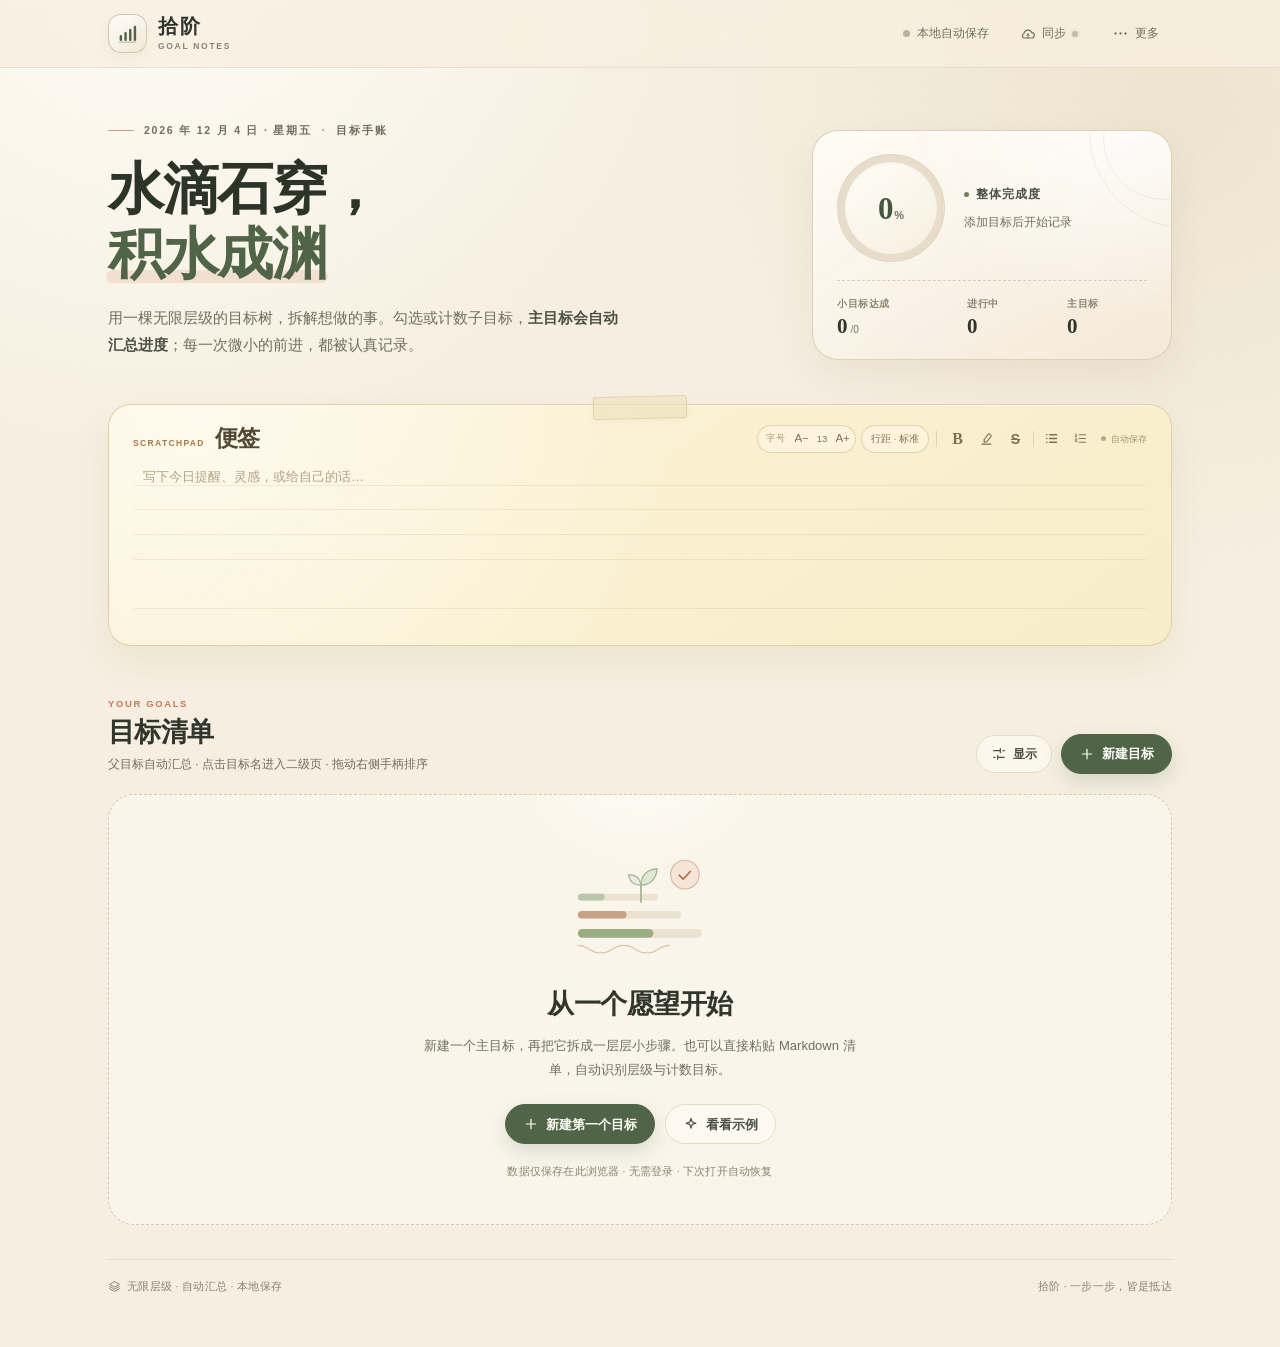
<file: index.html>
<!DOCTYPE html>
<html lang="zh-CN">
<head>
<meta charset="UTF-8">
<meta name="viewport" content="width=device-width, initial-scale=1, maximum-scale=1, minimum-scale=1, user-scalable=no, viewport-fit=cover, shrink-to-fit=no">
<meta name="theme-color" content="#f6efe1">
<link rel="icon" type="image/png" href="favicon.png">
<link rel="apple-touch-icon" sizes="180x180" href="apple-touch-icon.png">
<meta name="apple-mobile-web-app-title" content="拾阶">
<meta name="description" content="拾阶 · 支持无限层级、自动汇总进度、时间期限、拖拽排序、单双栏与便签的目标管理工具。">
<title>拾阶 · 目标进度</title>
<style>
  :root {
    --bg: #f6efe1;
    --bg-soft: #f1e7d5;
    --surface: #fffdf8;
    --surface-warm: #fbf6ea;
    --surface-tint: rgba(255, 252, 245, .72);
    --ink: #30362b;
    --ink-soft: #4a5042;
    --muted: #706e5e;
    --faint: #898371;
    --line: #e5dac5;
    --line-strong: #d6c7ab;
    --accent: #6d815b;
    --accent-strong: #506547;
    --accent-deep: #43583c;
    --accent-soft: #e7ecde;
    --warm: #c57c55;
    --warm-soft: #f4e5d8;
    --danger: #ae4f40;
    --danger-soft: #f6e4df;
    --ring-track: #e7ddca;
    --shadow-sm: 0 4px 16px rgba(83, 67, 38, .045);
    --shadow-card: 0 16px 40px rgba(83, 67, 38, .065);
    --shadow-float: 0 24px 70px rgba(55, 45, 26, .18);
    --serif: "Iowan Old Style", "Palatino Linotype", "Noto Serif SC", "Source Han Serif SC", "Songti SC", "STSong", "SimSun", serif;
    --sans: -apple-system, BlinkMacSystemFont, "Segoe UI", "PingFang SC", "Hiragino Sans GB", "Microsoft YaHei UI", "Microsoft YaHei", sans-serif;
    --radius-lg: 24px;
    --radius-md: 17px;
    --radius-sm: 12px;
  }

  * { box-sizing: border-box; }
  html { -webkit-text-size-adjust: 100%; scroll-behavior: smooth; }
  body {
    margin: 0;
    min-height: 100vh;
    color: var(--ink);
    background:
      radial-gradient(circle at 12% -6%, rgba(255, 253, 246, .98), transparent 34rem),
      radial-gradient(circle at 92% 8%, rgba(230, 218, 192, .54), transparent 30rem),
      var(--bg);
    font-family: var(--sans);
    font-size: 15px;
    line-height: 1.6;
    -webkit-font-smoothing: antialiased;
    text-rendering: optimizeLegibility;
    overflow-x: hidden;
  }
  body::before {
    content: "";
    position: fixed;
    inset: 0;
    z-index: 0;
    pointer-events: none;
    opacity: .32;
    background-image: radial-gradient(rgba(97, 82, 51, .16) .55px, transparent .65px);
    background-size: 15px 15px;
    mask-image: linear-gradient(to bottom, #000 0%, rgba(0,0,0,.55) 55%, transparent 100%);
  }
  body.modal-open { overflow: hidden; }
  button, input, textarea { font: inherit; }
  button { color: inherit; }
  button, a { -webkit-tap-highlight-color: transparent; }
  button { cursor: pointer; }
  [hidden] { display: none !important; }
  ::selection { color: #28301f; background: #d8e1c8; }
  :focus-visible { outline: 2px solid #8da077; outline-offset: 3px; }
  .sr-only {
    position: absolute !important;
    width: 1px; height: 1px;
    padding: 0; margin: -1px;
    overflow: hidden; clip: rect(0, 0, 0, 0);
    white-space: nowrap; border: 0;
  }
  .svg-sprite { position: absolute; width: 0; height: 0; overflow: hidden; }
  .icon {
    width: 18px; height: 18px;
    display: inline-block;
    flex: none;
    fill: none;
    stroke: currentColor;
    stroke-width: 1.8;
    stroke-linecap: round;
    stroke-linejoin: round;
    vertical-align: middle;
  }

  /* ---------- Top bar ---------- */
  .topbar {
    position: sticky;
    top: 0;
    z-index: 40;
    border-bottom: 1px solid rgba(214, 201, 177, .48);
    background: rgba(246, 239, 225, .78);
    backdrop-filter: blur(16px) saturate(125%);
    -webkit-backdrop-filter: blur(16px) saturate(125%);
  }
  .topbar-inner {
    width: min(1120px, 100%);
    margin: 0 auto;
    padding: 14px 28px;
    display: flex;
    align-items: center;
    justify-content: space-between;
    gap: 20px;
  }
  .brand { display: flex; align-items: center; gap: 11px; min-width: 0; }
  .brand-mark {
    width: 39px; height: 39px;
    display: grid; place-items: center;
    flex: none;
    color: var(--accent-strong);
    background: linear-gradient(145deg, #fffdf8, #f1e8d7);
    border: 1px solid rgba(204, 189, 163, .82);
    border-radius: 13px;
    box-shadow: inset 0 1px 0 rgba(255,255,255,.8), var(--shadow-sm);
  }
  .brand-mark svg { width: 25px; height: 25px; display: block; }
  .brand-copy { display: flex; flex-direction: column; line-height: 1.1; min-width: 0; }
  .brand-name {
    font-family: var(--serif);
    font-size: 20px;
    font-weight: 700;
    letter-spacing: .1em;
    color: var(--ink);
  }
  .brand-sub {
    margin-top: 5px;
    font-size: 8.5px;
    font-weight: 700;
    letter-spacing: .2em;
    color: var(--faint);
    text-transform: uppercase;
  }
  .topbar-actions { display: flex; align-items: center; gap: 10px; }
  .save-status {
    display: inline-flex;
    align-items: center;
    gap: 7px;
    padding: 7px 10px;
    border-radius: 999px;
    color: var(--muted);
    font-size: 11.5px;
    white-space: nowrap;
  }
  .save-status .dot {
    width: 7px; height: 7px;
    border-radius: 50%;
    background: #8da077;
    box-shadow: 0 0 0 3px rgba(141, 160, 119, .12);
    transition: background .2s ease, box-shadow .2s ease;
  }
  .save-status[data-state="saving"] .dot { background: var(--warm); animation: dotPulse 1s ease infinite; }
  .save-status[data-state="error"] { color: var(--danger); }
  .save-status[data-state="error"] .dot { background: var(--danger); box-shadow: 0 0 0 3px rgba(174, 79, 64, .12); }
  .save-status[data-state="idle"] .dot { background: #b9b3a4; box-shadow: none; }
  .app-menu-btn {
    display: inline-flex;
    align-items: center;
    gap: 6px;
    min-height: 36px;
    padding: 0 12px;
    border: 1px solid transparent;
    border-radius: 999px;
    color: var(--muted);
    background: transparent;
    font-size: 12px;
    transition: background .2s ease, border-color .2s ease, color .2s ease;
  }
  .app-menu-btn:hover { background: rgba(255,253,248,.7); border-color: var(--line); color: var(--ink); }
  .app-menu-btn .icon { width: 17px; height: 17px; }
  .sync-btn {
    position: relative;
    display: inline-flex;
    align-items: center;
    gap: 6px;
    min-height: 34px;
    padding: 0 10px;
    border: 1px solid transparent;
    border-radius: 999px;
    color: var(--muted);
    background: transparent;
    font-size: 11.5px;
    white-space: nowrap;
    transition: background .2s ease, border-color .2s ease, color .2s ease;
  }
  .sync-btn:hover { background: rgba(255,253,248,.7); border-color: var(--line); color: var(--ink); }
  .sync-btn .icon { width: 16px; height: 16px; }
  .sync-dot {
    width: 6px; height: 6px;
    display: inline-block;
    border-radius: 50%;
    background: #c3bcad;
    box-shadow: 0 0 0 2px rgba(195, 188, 173, .14);
    transition: background .2s ease, box-shadow .2s ease;
  }
  .sync-btn[data-state="ready"] .sync-dot { background: #8da077; box-shadow: 0 0 0 2px rgba(141, 160, 119, .16); }
  .sync-btn[data-state="syncing"] .sync-dot { background: var(--warm); animation: dotPulse 1s ease infinite; }
  .sync-btn[data-state="error"] .sync-dot { background: var(--danger); box-shadow: 0 0 0 2px rgba(174,79,64,.14); }

  @keyframes dotPulse {
    0%, 100% { opacity: 1; transform: scale(1); }
    50% { opacity: .55; transform: scale(.8); }
  }

  /* ---------- Layout ---------- */
  .app-shell {
    position: relative;
    z-index: 1;
    width: min(1120px, 100%);
    margin: 0 auto;
    padding: 0 28px 52px;
  }
  .hero {
    display: grid;
    grid-template-columns: minmax(0, 1fr) 360px;
    grid-template-areas:
      "copy summary"
      "note note";
    align-items: end;
    gap: 44px 52px;
    padding: 54px 0 44px;
  }
  .hero-copy { grid-area: copy; min-width: 0; }
  .dashboard-board { display: contents; }
  .eyebrow {
    display: flex;
    align-items: center;
    gap: 10px;
    margin: 0 0 18px;
    color: var(--muted);
    font-size: 10.5px;
    font-weight: 700;
    letter-spacing: .17em;
    text-transform: uppercase;
  }
  .eyebrow::before {
    content: "";
    width: 26px; height: 1px;
    background: var(--warm);
    opacity: .75;
  }
  .eyebrow .weekday { color: var(--warm); }
  .hero-title {
    max-width: 650px;
    margin: 0 0 18px;
    font-family: var(--serif);
    font-size: clamp(36px, 4.6vw, 56px);
    line-height: 1.16;
    font-weight: 600;
    letter-spacing: -.025em;
    color: #2c3328;
  }
  .hero-title em {
    position: relative;
    z-index: 0;
    font-style: normal;
    color: var(--accent-strong);
    white-space: nowrap;
  }
  .hero-title em::after {
    content: "";
    position: absolute;
    z-index: -1;
    left: -.03em; right: -.03em; bottom: .04em;
    height: .22em;
    border-radius: 99px;
    background: rgba(197, 124, 85, .16);
  }
  .hero-desc {
    max-width: 520px;
    margin: 0;
    color: var(--muted);
    font-size: 14.5px;
    line-height: 1.9;
  }
  .hero-desc b { color: var(--ink-soft); font-weight: 600; }

  /* ---------- Summary ---------- */
  .summary-card {
    grid-area: summary;
    position: relative;
    overflow: hidden;
    padding: 23px 24px 20px;
    border: 1px solid rgba(214, 199, 171, .82);
    border-radius: 26px;
    background:
      radial-gradient(circle at 85% -15%, rgba(255,255,255,.8), transparent 55%),
      linear-gradient(150deg, rgba(255, 252, 246, .97), rgba(243, 233, 216, .94));
    box-shadow: var(--shadow-card), inset 0 1px 0 rgba(255,255,255,.82);
  }
  .summary-card::before,
  .summary-card::after {
    content: "";
    position: absolute;
    border: 1px solid rgba(198, 181, 151, .22);
    border-radius: 50%;
    pointer-events: none;
  }
  .summary-card::before { width: 190px; height: 190px; right: -110px; top: -95px; }
  .summary-card::after { width: 120px; height: 120px; right: -54px; top: -53px; }
  .summary-main { position: relative; display: flex; align-items: center; gap: 19px; }
  .progress-ring {
    --p: 0%;
    position: relative;
    width: 108px;
    aspect-ratio: 1;
    flex: none;
    display: grid;
    place-items: center;
    border-radius: 50%;
    background: conic-gradient(var(--accent) var(--p), var(--ring-track) 0);
    box-shadow: inset 0 0 0 1px rgba(93, 109, 75, .05);
  }
  .progress-ring::before {
    content: "";
    position: absolute;
    inset: 8px;
    border-radius: 50%;
    background: linear-gradient(145deg, #fffdf8, #f7efdf);
    box-shadow: inset 0 1px 3px rgba(96, 76, 39, .06);
  }
  .ring-inner {
    position: relative;
    z-index: 1;
    display: flex;
    align-items: baseline;
    color: var(--accent-deep);
  }
  .ring-inner strong {
    font-family: var(--serif);
    font-size: 31px;
    line-height: 1;
    font-weight: 600;
    letter-spacing: -.04em;
    font-variant-numeric: tabular-nums;
  }
  .ring-inner span { margin-left: 2px; font-size: 11px; font-weight: 700; color: var(--muted); }
  .summary-copy { min-width: 0; }
  .summary-label {
    display: flex;
    align-items: center;
    gap: 7px;
    font-size: 12px;
    font-weight: 700;
    letter-spacing: .08em;
    color: var(--ink-soft);
  }
  .summary-label::before {
    content: "";
    width: 5px; height: 5px;
    border-radius: 50%;
    background: var(--accent);
  }
  .summary-note {
    margin: 8px 0 0;
    color: var(--muted);
    font-size: 11.5px;
    line-height: 1.65;
  }
  .summary-stats {
    position: relative;
    display: grid;
    grid-template-columns: 1.2fr .9fr .8fr;
    gap: 10px;
    margin-top: 18px;
    padding-top: 15px;
    border-top: 1px dashed rgba(190, 172, 140, .52);
  }
  .stat { min-width: 0; }
  .stat-label {
    display: block;
    margin-bottom: 2px;
    color: var(--faint);
    font-size: 9.5px;
    font-weight: 700;
    letter-spacing: .06em;
    white-space: nowrap;
  }
  .stat-value {
    display: flex;
    align-items: baseline;
    color: var(--ink);
    font-family: var(--serif);
    font-variant-numeric: tabular-nums;
    line-height: 1.2;
  }
  .stat-value strong { font-size: 21px; font-weight: 600; }
  .stat-denom { margin-left: 3px; color: var(--faint); font-family: var(--sans); font-size: 10px; }
  .stat-denom span { color: var(--muted); }

  /* ---------- Buttons ---------- */
  .btn {
    display: inline-flex;
    align-items: center;
    justify-content: center;
    gap: 7px;
    min-height: 40px;
    padding: 0 17px;
    border: 1px solid transparent;
    border-radius: 999px;
    font-size: 13px;
    font-weight: 600;
    line-height: 1;
    white-space: nowrap;
    transition: transform .18s ease, background .2s ease, border-color .2s ease, box-shadow .2s ease, color .2s ease;
  }
  .btn:active { transform: translateY(1px); }
  .btn .icon { width: 16px; height: 16px; }
  .btn-primary {
    color: #fffdf7;
    background: var(--accent-strong);
    border-color: var(--accent-strong);
    box-shadow: 0 8px 20px rgba(80, 101, 71, .18);
  }
  .btn-primary:hover { background: var(--accent-deep); border-color: var(--accent-deep); box-shadow: 0 10px 24px rgba(80, 101, 71, .24); }
  .btn-ghost {
    color: var(--ink-soft);
    background: rgba(255, 253, 248, .55);
    border-color: var(--line);
  }
  .btn-ghost:hover { background: #fffdf8; border-color: var(--line-strong); }
  .btn-danger {
    color: #fff;
    background: var(--danger);
    border-color: var(--danger);
    box-shadow: 0 8px 20px rgba(174, 79, 64, .18);
  }
  .btn-danger:hover { background: #963f32; border-color: #963f32; }
  .btn-soft-danger { color: var(--danger); background: var(--danger-soft); border-color: transparent; }
  .btn-soft-danger:hover { background: #f1d8d1; }
  .icon-btn {
    width: 33px; height: 33px;
    display: inline-grid;
    place-items: center;
    flex: none;
    padding: 0;
    border: 1px solid transparent;
    border-radius: 10px;
    color: var(--muted);
    background: transparent;
    transition: color .18s ease, background .18s ease, border-color .18s ease, transform .18s ease;
  }
  .icon-btn:hover { color: var(--ink); background: rgba(246, 238, 223, .9); border-color: rgba(221, 208, 185, .8); }
  .icon-btn:active { transform: scale(.94); }
  .icon-btn .icon { width: 17px; height: 17px; }

  /* ---------- Goal section ---------- */
  .section-head {
    display: flex;
    align-items: flex-end;
    justify-content: space-between;
    gap: 24px;
    margin: 6px 0 20px;
  }
  .section-title-wrap { min-width: 0; }
  .section-kicker {
    display: block;
    margin-bottom: 5px;
    color: var(--warm);
    font-size: 9.5px;
    font-weight: 700;
    letter-spacing: .17em;
    text-transform: uppercase;
  }
  .section-title {
    margin: 0;
    font-family: var(--serif);
    font-size: 27px;
    font-weight: 600;
    line-height: 1.25;
    letter-spacing: -.02em;
    color: var(--ink);
  }
  .section-sub { margin: 5px 0 0; color: var(--muted); font-size: 12px; }
  .section-actions { display: flex; align-items: center; gap: 9px; flex: none; }
  .section-actions .btn-ghost { min-height: 38px; padding: 0 14px; font-size: 12px; }
  .section-actions .btn-primary { min-height: 40px; }
  .display-btn { gap: 6px; }
  .display-btn[data-active="true"] { color: var(--accent-strong); border-color: #c2cdb5; background: #f1f5ea; }
  .display-btn[data-active="true"]::after {
    content: "";
    width: 5px; height: 5px;
    margin-left: 1px;
    border-radius: 50%;
    background: var(--accent);
  }

  .goals-tree { display: flex; flex-direction: column; gap: 13px; }
  .goals-tree.is-double {
    display: grid;
    grid-template-columns: repeat(2, minmax(0, 1fr));
    align-items: start;
  }
  .goals-tree.is-double > .goal-branch:only-child { grid-column: 1 / -1; }
  .goals-tree.is-kanban {
    display: flex;
    flex-direction: row;
    gap: 16px;
    padding: 2px 2px 12px;
    overflow-x: auto;
    overflow-y: hidden;
    overscroll-behavior-x: contain;
    scroll-snap-type: x mandatory;
    scrollbar-width: thin;
    scrollbar-color: rgba(145, 128, 96, .32) transparent;
  }
  .goals-tree.is-kanban > .goal-branch {
    flex: 0 0 100%;
    scroll-snap-align: start;
    scroll-snap-stop: always;
  }
  .goals-tree.is-kanban::-webkit-scrollbar { height: 7px; }
  .goals-tree.is-kanban::-webkit-scrollbar-thumb { background: rgba(145, 128, 96, .3); border-radius: 999px; }
  .kanban-nav {
    display: flex;
    align-items: center;
    justify-content: center;
    gap: 9px;
    margin: 5px 0 2px;
  }
  .kanban-arrow {
    width: 30px; height: 30px;
    display: grid; place-items: center;
    flex: none;
    padding: 0;
    border: 1px solid var(--line);
    border-radius: 50%;
    color: var(--muted);
    background: rgba(255,253,248,.72);
  }
  .kanban-arrow:hover { color: var(--ink); border-color: var(--line-strong); background: #fffdf8; }
  .kanban-arrow:disabled { opacity: .3; cursor: default; }
  .kanban-arrow .icon { width: 14px; height: 14px; transform: rotate(90deg); }
  .kanban-arrow--next .icon { transform: rotate(-90deg); }
  .kanban-dots { display: flex; align-items: center; gap: 5px; max-width: min(58vw, 520px); overflow-x: auto; scrollbar-width: none; }
  .kanban-dots::-webkit-scrollbar { display: none; }
  .kanban-dot {
    width: 7px; height: 7px;
    flex: none;
    padding: 0;
    border: 0;
    border-radius: 999px;
    background: #d6c9b3;
    transition: width .2s ease, background .2s ease;
  }
  .kanban-dot.is-active { width: 21px; background: var(--accent); }
  .kanban-position { min-width: 34px; color: var(--faint); font-size: 9.5px; text-align: center; font-variant-numeric: tabular-nums; }
  .goal-branch {
    --goal-start: #a9ba91;
    --goal-end: #5b704d;
    --goal-dark: #506547;
    --goal-tint: rgba(109, 129, 91, .16);
    --count-accent: #c57c55;
    position: relative;
    min-width: 0;
  }
  .goal-branch.is-root {
    border: 1px solid rgba(219, 207, 186, .9);
    border-radius: 21px;
    background: rgba(255, 252, 246, .82);
    box-shadow: var(--shadow-card);
    overflow: hidden;
    transition: border-color .25s ease, box-shadow .25s ease;
  }
  .goal-branch.is-root:hover { border-color: rgba(205, 190, 162, .95); box-shadow: 0 18px 46px rgba(83, 67, 38, .075); }
  .goal-row {
    position: relative;
    display: flex;
    align-items: flex-start;
    gap: 11px;
    min-width: 0;
    padding: 9px 8px 9px 0;
    border-radius: 15px;
    transition: background .2s ease;
  }
  .goal-branch.is-root > .goal-row { padding: 16px 20px 13px; gap: 12px; }
  .goal-branch.is-root.is-complete > .goal-row { background: linear-gradient(120deg, rgba(245, 248, 239, .62), transparent 70%); }
  .goal-branch:not(.is-root) > .goal-row:hover { background: rgba(246, 237, 221, .5); }
  .goal-lead {
    position: relative;
    display: flex;
    align-items: flex-start;
    flex: none;
    padding-top: 1px;
  }
  .lead-btn {
    width: 29px; height: 29px;
    display: grid;
    place-items: center;
    flex: none;
    padding: 0;
    border: 1px solid #d7cab2;
    border-radius: 9px;
    color: #8c836f;
    background: #fbf7ee;
    transition: background .2s ease, color .2s ease, border-color .2s ease, transform .2s ease;
  }
  .lead-btn:hover { color: var(--accent-strong); border-color: #bfc9b2; background: #f0f3e9; }
  .lead-btn .icon { width: 14px; height: 14px; transition: transform .26s cubic-bezier(.2,.8,.2,1); }
  .lead-btn.is-done { color: var(--accent-strong); background: var(--accent-soft); border-color: #c6d1b8; }
  .goal-branch.is-root > .goal-row .lead-btn { width: 29px; height: 29px; border-radius: 9px; }
  .goal-branch.is-collapsed > .goal-row .lead-btn .icon { transform: rotate(-90deg); }
  .check-btn {
    width: 29px; height: 29px;
    display: grid;
    place-items: center;
    flex: none;
    padding: 0;
    border: 1.5px solid #cbbda5;
    border-radius: 9px;
    color: #fff;
    background: #fffdf8;
    box-shadow: inset 0 1px 1px rgba(111, 89, 48, .03);
    transition: background .2s ease, border-color .2s ease, transform .16s ease, box-shadow .2s ease;
  }
  .check-btn:hover { border-color: #99aa83; box-shadow: 0 0 0 3px rgba(109, 129, 91, .08); }
  .check-btn:active { transform: scale(.9); }
  .check-btn .icon { width: 15px; height: 15px; stroke-width: 2.4; opacity: 0; transform: scale(.55); transition: opacity .18s ease, transform .2s cubic-bezier(.2,.9,.2,1.25); }
  .check-btn[aria-checked="true"] { background: var(--accent-strong); border-color: var(--accent-strong); box-shadow: 0 4px 10px rgba(80, 101, 71, .16); }
  .check-btn[aria-checked="true"] .icon { opacity: 1; transform: scale(1); }
  .goal-branch.is-root > .goal-row .check-btn { width: 29px; height: 29px; border-radius: 9px; }
  .count-orb {
    --p: 0%;
    position: relative;
    width: 29px; height: 29px;
    flex: none;
    border-radius: 50%;
    background: conic-gradient(var(--count-accent) var(--p), #e9dfcd 0);
    box-shadow: inset 0 0 0 1px rgba(104, 85, 50, .09), 0 1px 2px rgba(90, 70, 35, .06);
    overflow: hidden;
  }
  .count-orb::before {
    content: "";
    position: absolute;
    inset: 0;
    border-radius: 50%;
    background: radial-gradient(circle at 33% 26%, rgba(255, 255, 255, .3), rgba(255, 255, 255, .05) 39%, transparent 60%);
    pointer-events: none;
  }
  .count-orb.is-complete { background: conic-gradient(var(--count-accent) 0 100%); }
  .goal-branch.is-root > .goal-row .count-orb { width: 29px; height: 29px; }

  .goal-body { flex: 1 1 auto; min-width: 0; }
  .goal-heading { display: flex; align-items: flex-start; justify-content: space-between; gap: 12px; min-width: 0; }
  .goal-title-block { min-width: 0; flex: 1; }
  .root-kicker {
    display: block;
    margin: 0 0 3px;
    color: var(--warm);
    font-size: 8.5px;
    font-weight: 700;
    letter-spacing: .15em;
    text-transform: uppercase;
  }
  .title-line { display: flex; align-items: center; flex-wrap: wrap; gap: 6px; min-width: 0; }
  .goal-title {
    min-width: 0;
    margin: 0;
    padding: 0;
    border: 0;
    color: var(--ink-soft);
    background: transparent;
    font-family: inherit;
    font-size: 13.5px;
    font-weight: 600;
    line-height: 1.45;
    letter-spacing: -.005em;
    text-align: left;
    overflow-wrap: anywhere;
    cursor: pointer;
    transition: color .16s ease;
  }
  .goal-title:hover { color: var(--accent-strong); }
  .goal-title:focus-visible { outline: 2px solid #8da077; outline-offset: 3px; border-radius: 4px; }
  .goal-branch.is-root > .goal-row .goal-title {
    color: var(--ink);
    font-family: var(--serif);
    font-size: 18.5px;
    font-weight: 600;
    line-height: 1.32;
    letter-spacing: -.018em;
  }
  .goal-branch.is-complete > .goal-row .goal-title { color: #5e6d54; }
  .goal-branch.is-root.is-complete > .goal-row .goal-title { color: var(--accent-deep); }
  .badge {
    display: inline-flex;
    align-items: center;
    gap: 3px;
    flex: none;
    padding: 2px 6px;
    border-radius: 999px;
    font-size: 8.5px;
    font-weight: 700;
    line-height: 1.3;
    letter-spacing: .03em;
    white-space: nowrap;
  }
  .badge .icon { width: 9px; height: 9px; stroke-width: 2.5; }
  .badge-auto { color: #586d4d; background: var(--accent-soft); }
  .badge-count { color: #9c5f41; background: var(--warm-soft); }
  .badge-done { color: #4d6543; background: #dfe9d5; }
  .goal-emoji {
    display: inline-block;
    margin-right: 5px;
    font-family: "Apple Color Emoji", "Segoe UI Emoji", "Noto Color Emoji", sans-serif;
    font-size: 1.04em;
    line-height: 1;
    vertical-align: -.04em;
  }

  .deadline {
    display: inline-flex;
    align-items: center;
    gap: 6px;
    flex: none;
    padding: 2px 7px 2px 6px;
    border: 1px solid rgba(190, 173, 144, .58);
    border-radius: 999px;
    color: var(--muted);
    background: rgba(255, 252, 245, .58);
    font-size: 10px;
    font-weight: 600;
    line-height: 1.5;
    white-space: nowrap;
  }
  .deadline-track {
    position: relative;
    width: 45px;
    height: 7px;
    flex: none;
    overflow: hidden;
    border: 1px dashed rgba(128, 111, 80, .42);
    border-radius: 999px;
    background: rgba(255, 255, 255, .44);
  }
  .deadline-fill {
    position: absolute;
    top: 1px; bottom: 1px; left: 1px;
    width: 0;
    border-radius: 999px;
    background: repeating-linear-gradient(90deg, var(--goal-end) 0 3px, transparent 3px 5px);
    opacity: .82;
    transition: width .62s cubic-bezier(.22,.85,.25,1);
  }
  .deadline-label { font-variant-numeric: tabular-nums; letter-spacing: .01em; }
  .deadline.is-urgent { border-color: rgba(197, 124, 85, .46); background: rgba(244, 229, 216, .56); }
  .deadline.is-urgent .deadline-label { color: #a7603f; }
  .deadline.is-overdue { border-color: rgba(174, 79, 64, .35); background: rgba(246, 228, 223, .66); }
  .deadline.is-overdue .deadline-label { color: var(--danger); }
  .goal-branch.is-root > .goal-row .deadline { font-size: 10px; }
  .goal-subline {
    display: flex;
    align-items: center;
    flex-wrap: wrap;
    gap: 5px 8px;
    margin-top: 3px;
    min-height: 17px;
  }
  .goal-meta {
    color: var(--muted);
    font-size: 10.5px;
    line-height: 1.45;
    font-variant-numeric: tabular-nums;
  }
  .goal-aside {
    display: flex;
    align-items: flex-start;
    gap: 4px;
    flex: none;
    padding-top: 1px;
  }
  .percent {
    display: inline-flex;
    align-items: baseline;
    justify-content: flex-end;
    min-width: 42px;
    padding-top: 0;
    color: var(--goal-dark);
    font-family: var(--serif);
    font-size: 19px;
    font-weight: 600;
    line-height: 1.2;
    letter-spacing: -.035em;
    font-variant-numeric: tabular-nums;
    white-space: nowrap;
  }
  .percent small { margin-left: 1px; color: var(--muted); font-family: var(--sans); font-size: 8.5px; font-weight: 600; letter-spacing: 0; }
  .goal-branch.is-root > .goal-row .percent { min-width: 48px; font-size: 24px; }
  .goal-branch.is-root > .goal-row .percent small { font-size: 9px; }
  .goal-branch.is-complete > .goal-row .percent { color: var(--goal-dark); }
  .row-actions { display: flex; align-items: center; gap: 1px; opacity: 0; transform: translateY(-1px); transition: opacity .18s ease; }
  .goal-row:hover .row-actions,
  .goal-row:focus-within .row-actions { opacity: 1; }
  .row-actions .icon-btn { width: 29px; height: 29px; border-radius: 8px; }
  .row-actions .icon-btn .icon { width: 15px; height: 15px; }

  .progress-track {
    position: relative;
    height: 7px;
    margin-top: 8px;
    border-radius: 999px;
    background: #ede3d2;
    overflow: hidden;
    box-shadow: inset 0 1px 2px rgba(102, 82, 43, .07);
  }
  .goal-branch.is-root > .goal-row .progress-track { height: 8px; margin-top: 10px; }
  .progress-fill {
    position: absolute;
    inset: 0 auto 0 0;
    width: 0;
    border-radius: inherit;
    background: linear-gradient(90deg, var(--goal-start) 0%, var(--goal-end) 100%);
    transition: width .62s cubic-bezier(.22, .85, .25, 1), background .3s ease;
  }
  .progress-fill::after {
    content: "";
    position: absolute;
    inset: 0;
    background: linear-gradient(180deg, rgba(255,255,255,.24), transparent 58%);
  }
  .goal-branch.is-complete .progress-fill { filter: saturate(1.06) brightness(.96); }
  .goal-branch.is-root > .goal-row .progress-fill::after { background: linear-gradient(180deg, rgba(255,255,255,.3), transparent 65%); }

  /* Card tinting progress mode */
  .goals-tree.is-tint .progress-track { display: none; }
  .goals-tree.is-tint .goal-branch.is-root::before {
    content: "";
    position: absolute;
    inset: 0 auto 0 0;
    width: var(--p);
    z-index: 0;
    pointer-events: none;
    border-radius: inherit;
    background: var(--goal-tint);
    transition: width .62s cubic-bezier(.22,.85,.25,1);
  }
  .goals-tree.is-tint .goal-branch.is-root > .goal-row,
  .goals-tree.is-tint .goal-branch.is-root > .goal-children { position: relative; z-index: 1; }
  .goals-tree.is-tint .goal-branch.is-root > .goal-children { background: transparent; }
  .goals-tree.is-tint .goal-branch.is-root.is-complete > .goal-row { background: transparent; }
  .goals-tree.is-tint .goal-branch:not(.is-root) > .goal-row::before {
    content: "";
    position: absolute;
    top: 4px; bottom: 4px; left: 0;
    width: var(--p);
    z-index: 0;
    pointer-events: none;
    border-radius: 11px;
    background: linear-gradient(90deg, var(--goal-tint) 0%, transparent 150%);
    transition: width .62s cubic-bezier(.22,.85,.25,1);
  }
  .goals-tree.is-tint .goal-row > .goal-lead,
  .goals-tree.is-tint .goal-row > .goal-body { position: relative; z-index: 1; }

  /* Drag and drop */
  .drag-handle { cursor: grab; touch-action: none; }
  .drag-handle:active { cursor: grabbing; }
  .drag-handle .icon { width: 16px; height: 16px; opacity: .8; }
  body.is-dragging,
  body.is-dragging * { cursor: grabbing !important; user-select: none !important; }
  .goal-branch.is-drag-source { opacity: .3; filter: saturate(.55); }
  .drag-ghost {
    position: fixed;
    z-index: 210;
    pointer-events: none;
    background: rgba(255, 253, 248, .97);
    border: 1px solid #c6d1b7;
    border-radius: 16px;
    box-shadow: 0 20px 50px rgba(55, 45, 26, .2);
    opacity: .96;
    transform: rotate(.35deg);
    overflow: hidden;
    backdrop-filter: blur(8px);
  }
  .drag-ghost .goal-row { padding: 10px 14px; gap: 10px; }
  .drag-ghost .row-actions { opacity: 1; }
  .drag-ghost .progress-track { display: none; }
  .drag-ghost .goal-title { font-size: 14px; font-family: var(--sans); }
  .drag-ghost .root-kicker { display: none; }
  .drag-drop-indicator {
    position: fixed;
    z-index: 205;
    height: 2px;
    border-radius: 999px;
    background: var(--accent-strong);
    box-shadow: 0 1px 4px rgba(80, 101, 71, .24);
    pointer-events: none;
  }
  .drag-drop-indicator::before {
    content: "";
    position: absolute;
    left: -3px; top: 50%;
    width: 8px; height: 8px;
    border-radius: 50%;
    background: var(--accent-strong);
    transform: translateY(-50%);
    box-shadow: 0 0 0 3px rgba(255, 253, 248, .9);
  }

  .goal-children {
    margin-left: 10px;
    padding-left: 12px;
  }
  .goal-branch.is-root > .goal-children {
    margin-left: 0;
    padding: 2px 20px 10px 40px;
    background: transparent;
  }
  .goal-branch.is-root.is-collapsed { overflow: hidden; }
  .goal-branch:not(.is-root) > .goal-row { padding-top: 7px; padding-bottom: 7px; }
  .goal-branch:not(.is-root) > .goal-children { margin-top: 0; margin-bottom: 2px; }

  .stepper {
    display: inline-flex;
    align-items: center;
    gap: 1px;
    padding: 1px;
    border: 1px solid rgba(219, 204, 179, .9);
    border-radius: 999px;
    background: rgba(248, 241, 229, .78);
    line-height: 1;
    user-select: none;
  }
  .stepper button {
    width: 21px; height: 21px;
    display: grid;
    place-items: center;
    flex: none;
    padding: 0;
    border: 0;
    border-radius: 50%;
    color: #6e705f;
    background: transparent;
    transition: background .16s ease, color .16s ease, transform .15s ease;
  }
  .stepper button:hover { color: var(--accent-strong); background: #fffdf8; }
  .stepper button:active { transform: scale(.9); }
  .stepper button:disabled { opacity: .26; cursor: default; }
  .stepper button:disabled:hover { color: #6e705f; background: transparent; }
  .stepper button .icon { width: 12px; height: 12px; stroke-width: 2.2; }
  .stepper-value {
    display: inline-flex;
    align-items: baseline;
    gap: 1px;
    padding: 0 5px;
    color: #7f7c6b;
    font-size: 11px;
    font-variant-numeric: tabular-nums;
    white-space: nowrap;
  }
  .stepper-value strong { color: var(--ink-soft); font-size: 12.5px; font-weight: 700; }
  .stepper-slash { margin: 0 1px; color: #b2aa99; }
  .stepper-unit { margin-left: 2px; color: var(--muted); font-size: 9.5px; }

  .goal-row.is-flash { animation: goalFlash 1.5s ease; }
  @keyframes goalFlash {
    0% { background: rgba(216, 228, 197, .72); }
    100% { background: transparent; }
  }

  /* ---------- Empty state ---------- */
  .empty-state {
    position: relative;
    overflow: hidden;
    padding: 50px 28px 44px;
    border: 1px dashed #d7c8ad;
    border-radius: 26px;
    background: rgba(255, 252, 245, .46);
    text-align: center;
  }
  .empty-state::before {
    content: "";
    position: absolute;
    width: 280px; height: 280px;
    left: 50%; top: -200px;
    transform: translateX(-50%);
    border-radius: 50%;
    background: radial-gradient(circle, rgba(255,255,255,.85), transparent 68%);
    pointer-events: none;
  }
  .empty-art { width: 172px; height: auto; margin: 0 auto 16px; display: block; position: relative; }
  .empty-title {
    position: relative;
    margin: 0 0 8px;
    font-family: var(--serif);
    font-size: 27px;
    font-weight: 600;
    letter-spacing: -.02em;
    color: var(--ink);
  }
  .empty-desc { position: relative; max-width: 440px; margin: 0 auto 23px; color: var(--muted); font-size: 13px; line-height: 1.8; }
  .empty-actions { position: relative; display: flex; justify-content: center; gap: 10px; flex-wrap: wrap; }
  .empty-hint { position: relative; margin: 19px 0 0; color: var(--faint); font-size: 10.5px; letter-spacing: .02em; }

  /* ---------- Sticky note ---------- */
  .note-card {
    grid-area: note;
    position: relative;
    display: flex;
    flex-direction: column;
    min-width: 0;
    height: 242px;
    margin: 0;
    padding: 20px 24px 21px;
    border: 1px solid rgba(222, 205, 157, .9);
    border-radius: 23px;
    background:
      radial-gradient(circle at 8% 0, rgba(255,255,255,.55), transparent 48%),
      linear-gradient(145deg, #fcf4d9, #f8edc9);
    box-shadow: 0 16px 38px rgba(101, 80, 38, .07), inset 0 1px 0 rgba(255,255,255,.65);
    overflow: visible;
  }
  .note-card::before {
    content: "";
    position: absolute;
    top: -9px;
    left: 50%;
    width: 92px;
    height: 21px;
    transform: translateX(-50%) rotate(-1.2deg);
    border: 1px solid rgba(214, 198, 158, .6);
    border-radius: 3px;
    background: rgba(238, 226, 190, .68);
    box-shadow: 0 2px 5px rgba(115, 95, 52, .05);
    pointer-events: none;
  }
  .note-head {
    display: flex;
    align-items: flex-start;
    justify-content: space-between;
    gap: 12px;
    flex: none;
    margin-bottom: 7px;
  }
  .note-heading {
    display: flex;
    align-items: baseline;
    gap: 10px;
    min-width: 0;
    padding-top: 1px;
  }
  .note-kicker {
    display: inline-block;
    margin: 0;
    color: #a57b4d;
    font-size: 8.5px;
    font-weight: 700;
    letter-spacing: .16em;
    text-transform: uppercase;
  }
  .note-title {
    margin: 0;
    color: #514936;
    font-family: var(--serif);
    font-size: 23px;
    font-weight: 600;
    line-height: 1.1;
    letter-spacing: -.02em;
  }
  .note-controls {
    display: flex;
    align-items: center;
    justify-content: flex-end;
    flex-wrap: wrap;
    gap: 5px;
    flex: 1;
    min-width: 0;
  }
  .note-adjust {
    display: inline-flex;
    align-items: center;
    gap: 1px;
    height: 28px;
    padding: 1px;
    border: 1px solid rgba(214, 198, 158, .72);
    border-radius: 999px;
    background: rgba(255, 252, 242, .36);
  }
  .note-adjust-label {
    padding: 0 4px 0 7px;
    color: #a29475;
    font-size: 8.5px;
    letter-spacing: .04em;
  }
  .note-step {
    min-width: 23px;
    height: 24px;
    padding: 0 4px;
    border: 0;
    border-radius: 999px;
    color: #7e7157;
    background: transparent;
    font-size: 11.5px;
    line-height: 1;
    cursor: pointer;
  }
  .note-step:hover { color: #514936; background: rgba(255, 252, 242, .72); }
  .note-step:disabled { opacity: .28; cursor: default; background: transparent; }
  .note-size-value {
    min-width: 16px;
    color: #7e7157;
    font-size: 9.5px;
    text-align: center;
    font-variant-numeric: tabular-nums;
  }
  .note-line {
    height: 28px;
    padding: 0 9px;
    border: 1px solid rgba(214, 198, 158, .72);
    border-radius: 999px;
    color: #7e7157;
    background: rgba(255, 252, 242, .36);
    font-size: 9.5px;
    white-space: nowrap;
    cursor: pointer;
  }
  .note-line:hover { color: #514936; background: rgba(255, 252, 242, .72); }
  .note-saved {
    display: inline-flex;
    align-items: center;
    gap: 5px;
    margin: 0 0 0 2px;
    padding: 0;
    color: #a29475;
    font-size: 9px;
    white-space: nowrap;
  }
  .note-saved::before {
    content: "";
    width: 5px; height: 5px;
    border-radius: 50%;
    background: #a6b18e;
  }
  .note-main { min-width: 0; min-height: 0; display: flex; flex-direction: column; flex: 1; }
  .note-toolbar {
    display: flex;
    align-items: center;
    flex-wrap: wrap;
    gap: 2px;
    flex: none;
    min-height: 28px;
    margin: 0;
  }
  .note-tool {
    min-width: 27px;
    height: 27px;
    display: inline-grid;
    place-items: center;
    padding: 0 5px;
    border: 1px solid transparent;
    border-radius: 7px;
    color: #7e7157;
    background: transparent;
    transition: background .16s ease, border-color .16s ease, color .16s ease;
  }
  .note-tool:hover { color: #514936; background: rgba(255, 252, 242, .55); border-color: rgba(214, 198, 158, .62); }
  .note-tool[aria-pressed="true"] { color: #514936; background: rgba(233, 212, 158, .58); border-color: rgba(202, 177, 118, .58); }
  .note-tool .icon { width: 15px; height: 15px; }
  .note-glyph {
    font-family: var(--serif);
    font-size: 16px;
    font-weight: 700;
    line-height: 1;
  }
  .note-glyph--strike { text-decoration: line-through; font-family: var(--sans); font-size: 14px; }
  .note-toolbar-sep { width: 1px; height: 16px; margin: 0 2px; background: rgba(185, 163, 111, .36); }
  .note-editor {
    --note-font-size: 13px;
    --note-line-height: 1.9;
    --note-line-px: 24.7px;
    flex: 1 1 auto;
    min-height: 0;
    width: 100%;
    padding: 4px 9px 5px;
    border: 1px solid transparent;
    border-radius: 10px;
    outline: none;
    color: #4e4736;
    font-size: var(--note-font-size);
    line-height: var(--note-line-height);
    background-image: repeating-linear-gradient(
      to bottom,
      transparent 0 calc(var(--note-line-px) - 1px),
      rgba(171, 142, 83, .14) calc(var(--note-line-px) - 1px) var(--note-line-px)
    );
    background-attachment: local;
    word-break: break-word;
    overflow-wrap: anywhere;
    overflow-y: auto;
    overscroll-behavior: contain;
    scrollbar-width: thin;
    scrollbar-color: rgba(161, 142, 102, .35) transparent;
    transition: border-color .18s ease, background-color .18s ease, box-shadow .18s ease;
  }
  .note-editor:focus {
    border-color: rgba(197, 171, 113, .45);
    background-color: rgba(255, 252, 241, .26);
    box-shadow: 0 0 0 3px rgba(201, 176, 118, .08);
  }
  .note-editor.is-empty::before {
    content: attr(data-placeholder);
    color: #b0a386;
    pointer-events: none;
  }
  .note-editor b, .note-editor strong { color: #3e3829; font-weight: 700; }
  .note-editor ul, .note-editor ol { margin: 0 0 0 1.2em; padding: 0 0 0 .4em; }
  .note-editor li { padding-left: .15em; }
  .note-editor p, .note-editor div { margin: 0; }

  .dashboard-pager { display: none; }
  .dashboard-pager-dot {
    width: 6px; height: 6px;
    padding: 0;
    border: 0;
    border-radius: 999px;
    background: rgba(167, 151, 119, .35);
    transition: width .2s ease, background .2s ease;
  }
  .dashboard-pager-dot.is-active { width: 20px; background: var(--accent); }

  /* ---------- Footer ---------- */
  .site-footer {
    display: flex;
    align-items: center;
    justify-content: space-between;
    gap: 18px;
    margin-top: 34px;
    padding-top: 18px;
    border-top: 1px solid rgba(214, 201, 177, .5);
    color: var(--faint);
    font-size: 10.5px;
    letter-spacing: .03em;
  }
  .site-footer span { display: inline-flex; align-items: center; gap: 6px; }
  .site-footer .icon { width: 13px; height: 13px; }

  /* ---------- Popovers ---------- */
  .popover-scrim {
    position: fixed;
    inset: 0;
    z-index: 78;
    background: rgba(48, 42, 30, .08);
    animation: fadeIn .18s ease;
  }
  .popover {
    position: fixed;
    z-index: 80;
    width: 218px;
    padding: 7px;
    border: 1px solid rgba(215, 201, 177, .9);
    border-radius: 16px;
    background: #fffdf8;
    box-shadow: var(--shadow-float);
    animation: popIn .16s cubic-bezier(.2,.9,.25,1.1);
  }
  .popover-label {
    padding: 7px 10px 6px;
    color: var(--faint);
    font-size: 9px;
    font-weight: 700;
    letter-spacing: .12em;
    text-transform: uppercase;
    overflow: hidden;
    text-overflow: ellipsis;
    white-space: nowrap;
  }
  .popover button {
    width: 100%;
    display: flex;
    align-items: center;
    gap: 9px;
    padding: 9px 10px;
    border: 0;
    border-radius: 9px;
    color: var(--ink-soft);
    background: transparent;
    font-size: 12.5px;
    line-height: 1.35;
    text-align: left;
    transition: background .16s ease, color .16s ease;
  }
  .popover button:hover { background: #f5eddf; color: var(--ink); }
  .popover button .icon { width: 16px; height: 16px; color: var(--muted); }
  .popover button:hover .icon { color: var(--accent-strong); }
  .popover button:disabled { opacity: .36; cursor: default; }
  .popover button:disabled:hover { background: transparent; color: var(--ink-soft); }
  .popover button.danger { color: var(--danger); }
  .popover button.danger .icon { color: var(--danger); }
  .popover button.danger:hover { background: var(--danger-soft); }
  .popover-sep { height: 1px; margin: 5px 8px; background: var(--line); }
  .popover--display { width: 286px; padding: 9px; }
  .display-setting { padding: 6px 3px 8px; }
  .display-setting + .display-setting { border-top: 1px solid rgba(228, 217, 199, .72); padding-top: 12px; }
  .display-setting-head {
    display: flex;
    align-items: center;
    justify-content: space-between;
    gap: 10px;
    margin: 0 6px 7px;
    color: var(--muted);
    font-size: 10px;
    font-weight: 700;
    letter-spacing: .06em;
  }
  .display-setting-head span:last-child { color: var(--faint); font-size: 9px; font-weight: 400; letter-spacing: 0; }
  .display-options { display: grid; grid-template-columns: 1fr 1fr; gap: 6px; }
  .display-options--three { grid-template-columns: repeat(3, minmax(0, 1fr)); }
  .display-options--three .display-option { justify-content: center; padding-left: 4px !important; padding-right: 4px !important; }
  .display-option {
    display: flex !important;
    align-items: center;
    gap: 7px !important;
    min-height: 38px;
    padding: 8px 9px !important;
    border: 1px solid var(--line) !important;
    border-radius: 10px !important;
    background: #fbf7ee !important;
    color: var(--muted) !important;
    font-size: 11px !important;
    font-weight: 600;
    line-height: 1.3 !important;
  }
  .display-option .icon { width: 15px; height: 15px; color: #8a826f; }
  .display-option:hover { background: #f4ecdd !important; color: var(--ink) !important; }
  .display-option[aria-pressed="true"] {
    border-color: #b9c8aa !important;
    background: #eef3e7 !important;
    color: var(--accent-strong) !important;
    box-shadow: inset 0 0 0 1px rgba(109, 129, 91, .08);
  }
  .display-option[aria-pressed="true"] .icon { color: var(--accent-strong); }
  .display-hint {
    margin: 5px 6px 2px;
    padding-top: 9px;
    border-top: 1px solid rgba(228, 217, 199, .7);
    color: var(--faint);
    font-size: 9px;
    line-height: 1.65;
  }
  @keyframes popIn { from { opacity: 0; transform: translateY(-4px) scale(.98); } to { opacity: 1; transform: none; } }
  @keyframes fadeIn { from { opacity: 0; } to { opacity: 1; } }

  /* ---------- Modal ---------- */
  .modal-root {
    position: fixed;
    inset: 0;
    z-index: 100;
    display: flex;
    align-items: center;
    justify-content: center;
    padding: 22px;
  }
  .modal-backdrop {
    position: absolute;
    inset: 0;
    background: rgba(47, 43, 32, .37);
    backdrop-filter: blur(5px);
    -webkit-backdrop-filter: blur(5px);
    animation: fadeIn .22s ease;
  }
  .modal {
    position: relative;
    width: min(640px, 100%);
    max-height: min(90vh, 880px);
    display: flex;
    flex-direction: column;
    border: 1px solid rgba(217, 203, 179, .95);
    border-radius: 24px;
    background: #fffdf8;
    box-shadow: 0 30px 90px rgba(47, 39, 22, .25);
    animation: modalIn .28s cubic-bezier(.2,.85,.25,1.08);
    overflow: hidden;
  }
  .modal--confirm { width: min(430px, 100%); }
  .modal--sync { width: min(590px, 100%); }
  .sync-tabs {
    display: flex;
    gap: 5px;
    margin: 17px 26px 0;
    padding: 3px;
    border: 1px solid var(--line);
    border-radius: 12px;
    background: #f6efe2;
    flex: none;
  }
  .sync-tab {
    flex: 1;
    display: inline-flex;
    align-items: center;
    justify-content: center;
    gap: 6px;
    min-height: 34px;
    padding: 0 10px;
    border: 1px solid transparent;
    border-radius: 9px;
    color: var(--muted);
    background: transparent;
    font-size: 11px;
    font-weight: 600;
  }
  .sync-tab .icon { width: 15px; height: 15px; }
  .sync-tab:hover { color: var(--ink); }
  .sync-tab.is-active { color: var(--ink); background: #fffdf8; border-color: rgba(219, 205, 181, .9); box-shadow: 0 2px 6px rgba(90, 70, 35, .05); }
  .sync-pane { display: flex; flex-direction: column; }
  .sync-section {
    padding: 14px;
    border: 1px solid rgba(226, 214, 194, .9);
    border-radius: 14px;
    background: rgba(251, 247, 238, .62);
  }
  .sync-field { margin-bottom: 11px; }
  .sync-field:last-child { margin-bottom: 0; }
  .sync-field label { display: block; margin-bottom: 5px; color: var(--muted); font-size: 10px; font-weight: 700; }
  .sync-field .text-input { min-height: 38px; padding: 8px 11px; font-size: 12px; border-radius: 10px; }
  .sync-grid-2 { display: grid; grid-template-columns: 1fr 1fr; gap: 9px; }
  .sync-auto {
    display: flex;
    align-items: center;
    gap: 8px;
    margin-top: 12px;
    color: var(--ink-soft);
    font-size: 11px;
    cursor: pointer;
    user-select: none;
  }
  .sync-auto input { position: absolute; opacity: 0; width: 1px; height: 1px; pointer-events: none; }
  .sync-switch {
    position: relative;
    width: 36px; height: 20px;
    flex: none;
    border-radius: 999px;
    background: #ddd2be;
    transition: background .18s ease;
  }
  .sync-switch::after {
    content: "";
    position: absolute;
    top: 2px; left: 2px;
    width: 16px; height: 16px;
    border-radius: 50%;
    background: #fffdf8;
    box-shadow: 0 1px 3px rgba(70, 57, 31, .18);
    transition: transform .18s ease;
  }
  .sync-auto input:checked + .sync-switch { background: var(--accent); }
  .sync-auto input:checked + .sync-switch::after { transform: translateX(16px); }
  .sync-auto input:focus-visible + .sync-switch { outline: 2px solid #8da077; outline-offset: 2px; }
  .sync-hint { margin: 9px 0 0; color: var(--faint); font-size: 9.5px; line-height: 1.7; }
  .sync-hint code {
    padding: 1px 4px;
    border: 1px solid var(--line);
    border-radius: 4px;
    color: var(--muted);
    background: #fffdf8;
    font-family: ui-monospace, SFMono-Regular, Menlo, Consolas, monospace;
    font-size: 9px;
    overflow-wrap: anywhere;
  }
  .sync-actions {
    display: grid;
    grid-template-columns: 1fr 1fr 1fr;
    gap: 8px;
    margin-top: 14px;
  }
  .sync-actions .btn { min-height: 38px; padding: 0 9px; font-size: 11px; }
  .sync-actions .btn:disabled { opacity: .45; cursor: default; }
  .sync-status {
    display: flex;
    align-items: flex-start;
    gap: 8px;
    margin-top: 15px;
    padding: 10px 12px;
    border: 1px solid rgba(225, 214, 195, .8);
    border-radius: 11px;
    color: var(--muted);
    background: #faf5ea;
    font-size: 10.5px;
    line-height: 1.65;
  }
  .sync-status-dot {
    width: 7px; height: 7px;
    flex: none;
    margin-top: 5px;
    border-radius: 50%;
    background: #bdb5a5;
  }
  .sync-status[data-state="success"] { color: #56694b; border-color: #d9e2cf; background: #f3f7ed; }
  .sync-status[data-state="success"] .sync-status-dot { background: #7f956d; }
  .sync-status[data-state="error"] { color: var(--danger); border-color: #ecd5ce; background: #fbefeb; }
  .sync-status[data-state="error"] .sync-status-dot { background: var(--danger); }
  .sync-status[data-state="working"] { color: #8c6244; border-color: #eadbc9; background: #fbf4e9; }
  .sync-status[data-state="working"] .sync-status-dot { background: var(--warm); animation: dotPulse 1s ease infinite; }
  .sync-footnote { margin: 12px 0 0; color: var(--faint); font-size: 9px; line-height: 1.65; }

  .modal-root.modal-root--detail { z-index: 76; }
  .modal--detail { width: min(760px, 100%); max-height: min(90vh, 900px); }
  .detail-head {
    display: flex;
    align-items: flex-start;
    gap: 16px;
    padding: 22px 24px 12px;
    flex: none;
  }
  .detail-head-main { min-width: 0; flex: 1; }
  .detail-topline { display: flex; align-items: center; gap: 9px; min-height: 24px; margin-bottom: 4px; }
  .detail-back {
    display: inline-flex;
    align-items: center;
    gap: 4px;
    padding: 3px 7px 3px 5px;
    border: 1px solid var(--line);
    border-radius: 999px;
    color: var(--muted);
    background: #fbf7ee;
    font-size: 9.5px;
  }
  .detail-back:hover { color: var(--ink); border-color: var(--line-strong); background: #fffdf8; }
  .detail-back .icon { width: 12px; height: 12px; transform: rotate(90deg); }
  .detail-kicker { color: var(--warm); font-size: 9px; font-weight: 700; letter-spacing: .16em; text-transform: uppercase; }
  .detail-title {
    margin: 0;
    color: var(--ink);
    font-family: var(--serif);
    font-size: 26px;
    font-weight: 600;
    line-height: 1.32;
    letter-spacing: -.02em;
    overflow-wrap: anywhere;
  }
  .detail-meta-line { display: flex; align-items: center; flex-wrap: wrap; gap: 6px 10px; margin-top: 5px; color: var(--muted); font-size: 10.5px; }
  .detail-percent {
    flex: none;
    padding-top: 2px;
    color: var(--goal-dark, var(--accent-strong));
    font-family: var(--serif);
    font-size: 30px;
    font-weight: 600;
    line-height: 1.2;
    letter-spacing: -.035em;
    font-variant-numeric: tabular-nums;
  }
  .detail-percent small { margin-left: 1px; font-family: var(--sans); color: var(--muted); font-size: 9px; }
  .detail-progress-line {
    height: 7px;
    flex: none;
    margin: 0 24px 3px;
    overflow: hidden;
    border-radius: 999px;
    background: #ede3d2;
    box-shadow: inset 0 1px 2px rgba(102, 82, 43, .07);
  }
  .detail-progress-fill {
    height: 100%;
    width: 0;
    border-radius: inherit;
    background: linear-gradient(90deg, var(--goal-start, #a9ba91), var(--goal-end, #5b704d));
    transition: width .55s cubic-bezier(.22,.85,.25,1);
  }
  .detail-body { flex: 1; min-height: 0; padding: 12px 20px 18px; overflow-y: auto; }
  .detail-tree-wrap {
    min-height: 180px;
    padding: 4px 13px;
    border: 1px solid rgba(226, 215, 197, .8);
    border-radius: 16px;
    background: rgba(251, 247, 238, .62);
  }
  .detail-tree { display: flex; flex-direction: column; }
  .detail-tree .goal-row { border-radius: 12px; }
  .detail-empty {
    display: flex;
    flex-direction: column;
    align-items: center;
    justify-content: center;
    gap: 8px;
    min-height: 170px;
    color: var(--faint);
    font-size: 12px;
    text-align: center;
  }
  .detail-empty .icon { width: 25px; height: 25px; color: #b7ad96; }
  .detail-footer { flex: none; justify-content: space-between; gap: 12px; }
  .detail-footer-hint { color: var(--faint); font-size: 9.5px; }
  .detail-footer-actions { display: flex; align-items: center; gap: 8px; }
  .detail-footer .btn { min-height: 38px; }
  .detail-tree .goal-title { font-size: 13.5px; }
  .modal-header {
    display: flex;
    align-items: flex-start;
    justify-content: space-between;
    gap: 18px;
    padding: 23px 26px 0;
    flex: none;
  }
  .modal-kicker {
    display: block;
    margin-bottom: 5px;
    color: var(--warm);
    font-size: 9px;
    font-weight: 700;
    letter-spacing: .17em;
    text-transform: uppercase;
  }
  .modal-title {
    margin: 0;
    font-family: var(--serif);
    font-size: 24px;
    font-weight: 600;
    line-height: 1.35;
    letter-spacing: -.02em;
    color: var(--ink);
  }
  .modal-close { margin-right: -6px; margin-top: -3px; }
  .modal-form { display: flex; flex-direction: column; min-height: 0; flex: 1; }
  .modal-body { padding: 19px 26px 8px; overflow-y: auto; overscroll-behavior: contain; }
  .modal-footer {
    display: flex;
    align-items: center;
    justify-content: flex-end;
    gap: 9px;
    flex: none;
    padding: 16px 26px 20px;
    border-top: 1px solid rgba(228, 217, 199, .76);
    background: rgba(251, 246, 237, .62);
  }
  .modal-footer .btn { min-height: 41px; }
  .modal--confirm .modal-body { padding-top: 12px; padding-bottom: 18px; }
  .modal--confirm .modal-footer { background: transparent; border-top: 0; padding-top: 6px; }
  @keyframes modalIn { from { opacity: 0; transform: translateY(14px) scale(.985); } to { opacity: 1; transform: none; } }

  .field { margin-bottom: 16px; }
  .field:last-child { margin-bottom: 4px; }
  .field-label {
    display: flex;
    align-items: center;
    justify-content: space-between;
    gap: 12px;
    margin-bottom: 7px;
    color: var(--ink-soft);
    font-size: 12px;
    font-weight: 700;
  }
  .field-label small { color: var(--faint); font-size: 10px; font-weight: 400; }
  .text-input {
    width: 100%;
    min-height: 43px;
    padding: 10px 13px;
    border: 1px solid var(--line);
    border-radius: 12px;
    outline: none;
    color: var(--ink);
    background: #fbf7ee;
    font-size: 13.5px;
    transition: border-color .18s ease, background .18s ease, box-shadow .18s ease;
  }
  .text-input::placeholder, .goal-input::placeholder { color: #b0aa9b; }
  .text-input:focus {
    border-color: #b8c7a9;
    background: #fffdf8;
    box-shadow: 0 0 0 4px rgba(109, 129, 91, .09);
  }
  .goal-input {
    width: 100%;
    min-height: 174px;
    padding: 13px 15px;
    resize: vertical;
    border: 1px solid var(--line);
    border-radius: 14px;
    outline: none;
    color: var(--ink);
    background: #fbf7ee;
    font-family: ui-monospace, SFMono-Regular, Menlo, Consolas, "Liberation Mono", monospace;
    font-size: 12.5px;
    line-height: 1.85;
    transition: border-color .18s ease, background .18s ease, box-shadow .18s ease;
  }
  .goal-input:focus {
    border-color: #b8c7a9;
    background: #fffdf8;
    box-shadow: 0 0 0 4px rgba(109, 129, 91, .09);
  }
  .field-hint { margin: 7px 0 0; color: var(--faint); font-size: 10.5px; line-height: 1.6; }
  .field-hint kbd {
    display: inline-block;
    padding: 0 4px;
    border: 1px solid var(--line);
    border-bottom-width: 2px;
    border-radius: 4px;
    background: #fffdf8;
    color: var(--muted);
    font-family: var(--sans);
    font-size: 9px;
    line-height: 1.5;
  }
  .context-note {
    display: flex;
    align-items: flex-start;
    gap: 9px;
    margin: 0 0 15px;
    padding: 10px 12px;
    border: 1px solid #e2e8d8;
    border-radius: 12px;
    color: #5c6c50;
    background: #f2f6ec;
    font-size: 11.5px;
    line-height: 1.6;
  }
  .context-note .icon { width: 15px; height: 15px; margin-top: 1px; color: var(--accent); }
  .context-note strong { color: var(--accent-strong); font-weight: 700; overflow-wrap: anywhere; }
  .syntax-guide {
    display: flex;
    flex-wrap: wrap;
    gap: 6px;
    margin-top: 10px;
  }
  .syntax-guide span {
    display: inline-flex;
    align-items: center;
    gap: 4px;
    padding: 3px 8px;
    border: 1px solid rgba(226, 215, 197, .9);
    border-radius: 999px;
    color: var(--muted);
    background: rgba(251, 246, 237, .7);
    font-size: 9.5px;
  }
  .syntax-guide b { color: var(--ink-soft); font-weight: 700; }

  .preview-panel {
    margin-top: 12px;
    border: 1px solid rgba(226, 214, 194, .9);
    border-radius: 14px;
    background: #faf5ea;
    overflow: hidden;
  }
  .preview-head {
    display: flex;
    align-items: center;
    justify-content: space-between;
    gap: 10px;
    padding: 9px 12px;
    border-bottom: 1px solid rgba(228, 216, 196, .72);
    color: var(--muted);
    font-size: 9.5px;
    font-weight: 700;
    letter-spacing: .06em;
  }
  .preview-count { color: var(--faint); font-weight: 500; letter-spacing: 0; }
  .preview-list { max-height: 205px; padding: 7px 10px 9px; overflow: auto; overscroll-behavior: contain; }
  .preview-row {
    display: flex;
    align-items: center;
    gap: 6px;
    min-height: 23px;
    margin-left: calc(var(--d, 0) * 14px);
    padding: 2px 0;
    color: var(--ink-soft);
    font-size: 11px;
    line-height: 1.45;
  }
  .preview-marker {
    width: 7px; height: 7px;
    flex: none;
    border: 1px solid #bfb29a;
    border-radius: 2px;
    background: #fffdf8;
  }
  .preview-marker.is-parent { border-radius: 50%; background: #dbe3d0; border-color: #a9b79c; }
  .preview-marker.is-count { border-radius: 50%; background: var(--warm-soft); border-color: #d4b39f; }
  .preview-marker.is-done { border-color: var(--accent); background: var(--accent); }
  .preview-title { min-width: 0; overflow: hidden; text-overflow: ellipsis; white-space: nowrap; }
  .preview-badge {
    flex: none;
    margin-left: auto;
    padding: 1px 5px;
    border-radius: 999px;
    color: #9c5f41;
    background: var(--warm-soft);
    font-size: 8.5px;
    white-space: nowrap;
  }
  .preview-empty { padding: 13px 12px; color: var(--faint); font-size: 10.5px; text-align: center; }
  .preview-more { padding: 6px 12px 2px; color: var(--faint); font-size: 9.5px; text-align: right; }

  .type-options { display: grid; grid-template-columns: 1fr 1fr; gap: 9px; }
  .type-option { position: relative; display: block; }
  .type-option input { position: absolute; opacity: 0; width: 1px; height: 1px; pointer-events: none; }
  .type-card {
    display: flex;
    align-items: flex-start;
    gap: 9px;
    padding: 11px 12px;
    border: 1px solid var(--line);
    border-radius: 12px;
    background: #fbf7ee;
    cursor: pointer;
    transition: border-color .18s ease, background .18s ease, box-shadow .18s ease;
  }
  .type-card .icon { width: 17px; height: 17px; margin-top: 1px; color: var(--muted); }
  .type-card b { display: block; color: var(--ink-soft); font-size: 12px; font-weight: 700; }
  .type-card small { display: block; margin-top: 2px; color: var(--faint); font-size: 9.5px; line-height: 1.5; }
  .type-option input:checked + .type-card {
    border-color: #b8c7a9;
    background: #f1f5eb;
    box-shadow: inset 0 0 0 1px rgba(109, 129, 91, .08);
  }
  .type-option input:checked + .type-card .icon { color: var(--accent-strong); }
  .type-option input:focus-visible + .type-card { outline: 2px solid #8da077; outline-offset: 2px; }
  .count-fields {
    display: grid;
    grid-template-columns: 1fr 1fr .9fr;
    gap: 9px;
    margin-top: 12px;
    padding: 12px;
    border: 1px dashed #ded0b9;
    border-radius: 12px;
    background: rgba(250, 245, 234, .7);
  }
  .mini-field label { display: block; margin-bottom: 5px; color: var(--muted); font-size: 9.5px; font-weight: 700; }
  .mini-field .text-input { min-height: 38px; padding: 7px 10px; border-radius: 9px; font-size: 12px; }
  .parent-note {
    margin: 4px 0 0;
    padding: 10px 12px;
    border-radius: 11px;
    color: #6e705f;
    background: #f4eee1;
    font-size: 10.5px;
    line-height: 1.65;
  }

  .date-grid { display: grid; grid-template-columns: 1fr 1fr; gap: 9px; }
  .date-trigger {
    width: 100%;
    min-height: 43px;
    display: flex;
    align-items: center;
    justify-content: space-between;
    gap: 8px;
    padding: 10px 12px;
    border: 1px solid var(--line);
    border-radius: 12px;
    color: #aaa294;
    background: #fbf7ee;
    font-size: 12.5px;
    text-align: left;
    transition: border-color .18s ease, background .18s ease, box-shadow .18s ease, color .18s ease;
  }
  .date-trigger:hover { border-color: #cfc1a8; background: #fffdf8; color: var(--muted); }
  .date-trigger:focus-visible { outline: none; border-color: #b8c7a9; box-shadow: 0 0 0 4px rgba(109, 129, 91, .09); }
  .date-trigger.is-set { color: var(--ink-soft); }
  .date-trigger .icon { width: 15px; height: 15px; color: var(--muted); }
  .date-popover {
    position: fixed;
    z-index: 145;
    width: 314px;
    padding: 13px 13px 11px;
    border: 1px solid rgba(214, 200, 174, .95);
    border-radius: 18px;
    background: #fffdf8;
    box-shadow: 0 24px 65px rgba(55, 45, 26, .22);
    animation: popIn .16s cubic-bezier(.2,.9,.25,1.1);
  }
  .date-pop-head { display: flex; align-items: center; justify-content: space-between; gap: 8px; margin-bottom: 9px; }
  .date-pop-title { font-family: var(--serif); color: var(--ink); font-size: 15px; font-weight: 600; letter-spacing: -.01em; }
  .date-nav {
    width: 28px; height: 28px;
    display: grid; place-items: center;
    padding: 0;
    border: 1px solid transparent;
    border-radius: 8px;
    color: var(--muted);
    background: transparent;
  }
  .date-nav:hover { color: var(--ink); background: #f5eddf; border-color: var(--line); }
  .date-nav .icon { width: 14px; height: 14px; }
  .date-nav--prev .icon { transform: rotate(90deg); }
  .date-nav--next .icon { transform: rotate(-90deg); }
  .date-weekdays, .date-days { display: grid; grid-template-columns: repeat(7, 1fr); gap: 3px; }
  .date-weekdays { margin-bottom: 4px; }
  .date-weekday { padding: 3px 0; color: var(--faint); font-size: 9px; text-align: center; }
  .date-day {
    position: relative;
    aspect-ratio: 1;
    display: grid;
    place-items: center;
    padding: 0;
    border: 1px solid transparent;
    border-radius: 9px;
    color: var(--ink-soft);
    background: transparent;
    font-size: 11px;
    font-variant-numeric: tabular-nums;
    transition: background .14s ease, color .14s ease, border-color .14s ease;
  }
  .date-day:hover { background: #f4ecdd; border-color: #e2d5bf; }
  .date-day.is-other { color: #c3bbaa; }
  .date-day.is-today { border-color: #c8d2bc; color: var(--accent-strong); font-weight: 700; }
  .date-day.is-selected { color: #fffdf8; background: var(--accent-strong); border-color: var(--accent-strong); font-weight: 700; }
  .date-day.is-selected:hover { background: var(--accent-deep); border-color: var(--accent-deep); }
  .date-pop-foot {
    display: flex;
    align-items: center;
    justify-content: space-between;
    gap: 10px;
    margin-top: 9px;
    padding-top: 9px;
    border-top: 1px solid rgba(228, 217, 199, .75);
  }
  .date-today-btn {
    padding: 5px 11px;
    border: 1px solid var(--line);
    border-radius: 999px;
    color: var(--ink-soft);
    background: #fbf7ee;
    font-size: 10px;
  }
  .date-today-btn:hover { background: #f4ecdd; border-color: var(--line-strong); }
  .date-input { color-scheme: light; padding-right: 9px; }
  .date-actions {
    display: flex;
    align-items: flex-start;
    justify-content: space-between;
    gap: 12px;
    margin-top: 7px;
  }
  .date-actions .field-hint { margin: 0; }
  .btn-link {
    flex: none;
    padding: 2px 0;
    border: 0;
    color: var(--warm);
    background: transparent;
    font-size: 10px;
    font-weight: 600;
    text-decoration: underline;
    text-decoration-color: rgba(197, 124, 85, .35);
    text-underline-offset: 3px;
  }
  .btn-link:hover { color: #a4603d; text-decoration-color: currentColor; }
  .btn-link:disabled { opacity: .35; cursor: default; }
  .color-grid { display: flex; align-items: center; flex-wrap: wrap; gap: 9px; padding: 2px 1px; }
  .color-swatch {
    position: relative;
    width: 29px; height: 29px;
    display: inline-grid;
    place-items: center;
    flex: none;
    padding: 0;
    border: 1px solid rgba(111, 94, 60, .15);
    border-radius: 50%;
    background: var(--swatch, #6d815b);
    color: #fff;
    box-shadow: inset 0 1px 2px rgba(255,255,255,.22);
    transition: transform .16s ease, box-shadow .16s ease;
  }
  .color-swatch:hover { transform: translateY(-1px) scale(1.05); }
  .color-swatch .icon { width: 14px; height: 14px; opacity: 0; stroke-width: 2.6; filter: drop-shadow(0 1px 1px rgba(0,0,0,.14)); }
  .color-swatch.is-selected { box-shadow: 0 0 0 2px #fffdf8, 0 0 0 4px #5f604f; }
  .color-swatch.is-selected .icon { opacity: 1; }
  .color-swatch--default { --swatch: #fffdf8; color: #8c8471; }
  .color-swatch--default::before {
    content: "";
    position: absolute;
    width: 17px; height: 1px;
    background: #c9bda8;
    transform: rotate(-45deg);
  }
  .color-swatch--default .icon { color: var(--accent-strong); filter: none; }
  .custom-color {
    position: relative;
    display: inline-flex;
    align-items: center;
    gap: 6px;
    color: var(--muted);
    font-size: 9.5px;
    cursor: pointer;
  }
  .custom-color input[type="color"] {
    position: absolute;
    inset: 0;
    z-index: 2;
    width: 100%; height: 100%;
    opacity: 0;
    cursor: pointer;
  }
  .custom-color-btn {
    display: inline-flex;
    align-items: center;
    gap: 6px;
    padding: 0;
    border: 0;
    color: var(--muted);
    background: transparent;
    font-size: 9.5px;
  }
  .custom-color-btn:hover { color: var(--ink-soft); }
  .custom-color-btn .color-swatch { width: 26px; height: 26px; }
  .custom-color-btn:focus-visible { outline: 2px solid #8da077; outline-offset: 3px; border-radius: 999px; }
  .color-popover {
    position: fixed;
    z-index: 146;
    width: 290px;
    padding: 14px;
    border: 1px solid rgba(214, 200, 174, .95);
    border-radius: 18px;
    background: #fffdf8;
    box-shadow: 0 24px 65px rgba(55, 45, 26, .22);
    animation: popIn .16s cubic-bezier(.2,.9,.25,1.1);
  }
  .color-pop-head { display: flex; align-items: center; justify-content: space-between; gap: 12px; margin-bottom: 12px; }
  .color-pop-title { font-family: var(--serif); color: var(--ink); font-size: 15px; font-weight: 600; }
  .color-pop-preview {
    width: 34px; height: 34px;
    flex: none;
    border-radius: 50%;
    background: #6d815b;
    border: 1px solid rgba(90, 85, 65, .12);
    box-shadow: 0 0 0 3px #fffdf8, 0 0 0 4px rgba(155, 143, 117, .4);
  }
  .color-slider-row {
    display: grid;
    grid-template-columns: 30px minmax(0, 1fr) 28px;
    align-items: center;
    gap: 8px;
    margin-bottom: 9px;
  }
  .color-slider-row label { color: var(--muted); font-size: 10px; }
  .color-slider-value { color: var(--faint); font-size: 9px; text-align: right; font-variant-numeric: tabular-nums; }
  .color-slider {
    width: 100%;
    height: 18px;
    margin: 0;
    appearance: none;
    background: transparent;
    cursor: pointer;
  }
  .color-slider::-webkit-slider-runnable-track {
    height: 7px;
    border-radius: 999px;
    background: linear-gradient(90deg, #d9d1bf, #e3d2a9);
  }
  .color-slider--hue::-webkit-slider-runnable-track {
    background: linear-gradient(90deg, #d95959 0%, #d9c559 17%, #75c75d 33%, #5dc7b3 50%, #5d8bc7 67%, #9a5dc7 83%, #d95959 100%);
  }
  .color-slider::-webkit-slider-thumb {
    appearance: none;
    width: 15px; height: 15px;
    margin-top: -4px;
    border: 2px solid #fffdf8;
    border-radius: 50%;
    background: var(--slider-thumb, #6d815b);
    box-shadow: 0 2px 6px rgba(68, 55, 30, .22);
  }
  .color-slider::-moz-range-track { height: 7px; border-radius: 999px; background: #e3d2a9; }
  .color-slider::-moz-range-thumb { width: 13px; height: 13px; border: 2px solid #fffdf8; border-radius: 50%; background: #6d815b; }
  .color-hex-row {
    display: flex;
    align-items: center;
    gap: 9px;
    margin-top: 11px;
    padding-top: 10px;
    border-top: 1px solid rgba(228, 217, 199, .75);
  }
  .color-hex-label { color: var(--muted); font-size: 10px; }
  .color-hex-input { min-height: 34px; padding: 6px 9px; font-size: 11px; letter-spacing: .03em; }
  .color-pop-foot { display: flex; justify-content: flex-end; gap: 8px; margin-top: 12px; }
  .color-pop-foot .btn { min-height: 34px; padding: 0 13px; font-size: 11px; }
  .custom-color .color-swatch { width: 26px; height: 26px; }
  .custom-color:focus-within .color-swatch { box-shadow: 0 0 0 2px #fffdf8, 0 0 0 4px #8da077; }
  .custom-color .selected-color-dot { box-shadow: 0 0 0 2px #fffdf8, 0 0 0 4px #5f604f; }
  .color-help { margin: 7px 0 0; color: var(--faint); font-size: 9.5px; line-height: 1.6; }
  .emoji-input-row { display: flex; align-items: center; gap: 10px; }
  .emoji-input-row .text-input {
    max-width: 150px;
    font-family: "Apple Color Emoji", "Segoe UI Emoji", "Noto Color Emoji", var(--sans);
    font-size: 18px;
    text-align: center;
  }
  .emoji-suggestions { display: flex; flex-wrap: wrap; gap: 5px; }
  .emoji-chip {
    width: 30px; height: 30px;
    display: grid;
    place-items: center;
    padding: 0;
    border: 1px solid var(--line);
    border-radius: 9px;
    background: #fbf7ee;
    font-family: "Apple Color Emoji", "Segoe UI Emoji", "Noto Color Emoji", sans-serif;
    font-size: 16px;
    line-height: 1;
    transition: background .16s ease, border-color .16s ease, transform .16s ease;
  }
  .emoji-chip:hover { background: #f2ecdf; border-color: #cfc1a9; transform: translateY(-1px); }
  .emoji-chip--clear { color: var(--faint); font-family: var(--sans); font-size: 9px; }
  .edit-advanced-note {
    margin: 15px 0 0;
    padding-top: 12px;
    border-top: 1px dashed rgba(220, 207, 185, .85);
    color: var(--faint);
    font-size: 9.5px;
    line-height: 1.7;
  }
  .form-error {
    margin: 7px 0 0;
    padding: 8px 10px;
    border-radius: 9px;
    color: var(--danger);
    background: var(--danger-soft);
    font-size: 10.5px;
    line-height: 1.55;
  }
  .confirm-message { margin: 0; color: var(--muted); font-size: 13px; line-height: 1.8; }
  .confirm-message strong { color: var(--ink-soft); overflow-wrap: anywhere; }

  /* ---------- Toasts ---------- */
  .toast-region {
    position: fixed;
    left: 50%;
    bottom: max(24px, env(safe-area-inset-bottom));
    z-index: 160;
    display: flex;
    flex-direction: column;
    align-items: center;
    gap: 8px;
    width: max-content;
    max-width: calc(100vw - 32px);
    transform: translateX(-50%);
    pointer-events: none;
  }
  .toast {
    display: flex;
    align-items: center;
    gap: 8px;
    max-width: 100%;
    padding: 10px 15px;
    border: 1px solid rgba(214, 201, 177, .7);
    border-radius: 999px;
    color: var(--ink-soft);
    background: rgba(255, 253, 248, .97);
    box-shadow: 0 14px 38px rgba(55, 45, 26, .16);
    font-size: 12px;
    line-height: 1.5;
    opacity: 0;
    transform: translateY(8px) scale(.98);
    transition: opacity .22s ease, transform .22s ease;
    backdrop-filter: blur(8px);
  }
  .toast .icon { width: 15px; height: 15px; color: var(--accent); }
  .toast.is-visible { opacity: 1; transform: none; }
  .toast.is-error { color: var(--danger); border-color: rgba(218, 177, 167, .7); }
  .toast.is-error .icon { color: var(--danger); }

  /* ---------- Responsive ---------- */
  @media (max-width: 960px) {
    .hero { grid-template-columns: 1fr; grid-template-areas: "copy" "summary" "note"; align-items: start; gap: 28px; padding: 42px 0 34px; }
    .hero-desc { max-width: 620px; }
    .summary-card { width: 100%; padding: 19px 22px 17px; }
    .summary-main { gap: 18px; }
    .summary-stats { margin-top: 15px; padding-top: 13px; }
  }
  @media (max-width: 900px) {
    .goals-tree.is-double { display: flex; flex-direction: column; }
  }
  @media (max-width: 760px) {
    .topbar-inner { padding: 12px 18px; }
    .app-shell { padding: 0 18px 42px; }
    .hero { padding: 34px 0 28px; gap: 24px; }
    .hero-title { font-size: clamp(32px, 8vw, 44px); }
    .hero-desc { font-size: 13.5px; line-height: 1.8; }
    .section-head { align-items: center; gap: 14px; }
    .section-title { font-size: 25px; }
    .section-head .btn-primary { padding: 0 14px; }
    .goal-branch.is-root > .goal-row { padding: 18px 18px 16px; }
    .goal-branch.is-root > .goal-children { padding-left: 38px; padding-right: 18px; }
    .goal-branch.is-root > .goal-row .goal-title { font-size: 19px; }
    .goal-branch.is-root > .goal-row .percent { min-width: 48px; font-size: 25px; }
    .goal-children { margin-left: 9px; padding-left: 10px; }
    .row-actions { opacity: 1; }
    .goal-row { gap: 10px; }
    .note-card {
      height: 250px;
      padding: 20px 20px 19px;
    }
    .note-head { gap: 10px; margin-bottom: 6px; }
    .note-controls { gap: 4px; }
    .note-toolbar { margin: 0; }
    .note-editor { min-height: 0; }
    .modal-header { padding: 20px 20px 0; }
    .modal-body { padding-left: 20px; padding-right: 20px; }
    .modal-footer { padding: 14px 20px calc(16px + env(safe-area-inset-bottom)); }
    .site-footer { flex-direction: column; align-items: flex-start; gap: 7px; }
  }
  @media (max-width: 680px) {
    .section-head { flex-wrap: wrap; }
    .section-actions { width: 100%; justify-content: flex-end; }
  }
  @media (max-width: 560px) {
    .topbar-inner { padding: 10px 16px; gap: 10px; }
    .brand-mark { width: 35px; height: 35px; border-radius: 11px; }
    .brand-mark svg { width: 22px; height: 22px; }
    .brand-name { font-size: 18px; }
    .brand-sub { font-size: 7.5px; margin-top: 4px; }
    .save-status { padding: 6px 8px; font-size: 10px; }
    .sync-btn { width: 34px; min-height: 34px; padding: 0; justify-content: center; }
    .sync-btn > span { display: none; }
    .sync-btn .sync-dot { position: absolute; top: 8px; right: 8px; margin: 0; width: 5px; height: 5px; }
    .app-menu-btn { width: 34px; min-height: 34px; padding: 0; justify-content: center; }
    .app-menu-btn span { display: none; }
    .app-shell { padding: 0 14px 38px; }
    .hero { grid-template-areas: "copy" "board"; padding: 28px 0 18px; gap: 20px; }
    .eyebrow { margin-bottom: 14px; font-size: 9px; letter-spacing: .12em; gap: 8px; }
    .eyebrow::before { width: 18px; }
    .hero-title { font-size: clamp(30px, 9.2vw, 38px); margin-bottom: 14px; line-height: 1.2; }
    .hero-desc { font-size: 12.5px; }
    .dashboard-board {
      display: flex;
      grid-area: board;
      gap: 12px;
      overflow-x: auto;
      overflow-y: hidden;
      padding: 10px 0 6px;
      scroll-snap-type: x mandatory;
      scrollbar-width: none;
      -webkit-overflow-scrolling: touch;
      overscroll-behavior-x: contain;
    }
    .dashboard-board::-webkit-scrollbar { display: none; }
    .dashboard-board > .summary-card,
    .dashboard-board > .note-card {
      flex: 0 0 100%;
      width: 100%;
      scroll-snap-align: start;
      scroll-snap-stop: always;
    }
    .dashboard-pager {
      display: flex;
      align-items: center;
      justify-content: center;
      gap: 8px;
      margin: -4px 0 20px;
    }
    .summary-card { display: flex; flex-direction: column; padding: 16px 17px 14px; border-radius: 22px; }
    .summary-main { flex: 1; align-items: center; gap: 14px; }
    .progress-ring { width: 86px; }
    .ring-inner strong { font-size: 25px; }
    .summary-label { font-size: 11px; }
    .summary-note { margin-top: 5px; font-size: 10.5px; }
    .summary-stats { grid-template-columns: 1.25fr .9fr .8fr; gap: 6px; margin-top: 13px; padding-top: 11px; }
    .stat-label { font-size: 8.5px; }
    .stat-value strong { font-size: 18px; }
    .section-head { flex-direction: column; align-items: stretch; gap: 12px; margin-bottom: 14px; }
    .section-actions { display: grid; grid-template-columns: 1fr 1fr; gap: 8px; }
    .section-actions .btn-primary { width: 100%; min-height: 42px; grid-column: 1 / -1; }
    .section-actions .btn-ghost { min-height: 38px; }
    .section-sub { font-size: 11px; }
    .note-card { height: 320px; padding: 16px 16px 18px; margin-bottom: 0; border-radius: 20px; }
    .note-card::before { width: 74px; height: 18px; }
    .note-head { flex-direction: column; align-items: stretch; gap: 7px; margin-bottom: 6px; }
    .note-heading { width: 100%; }
    .note-controls { width: 100%; justify-content: space-between; gap: 3px; }
    .note-title { font-size: 22px; }
    .note-saved { display: none; }
    .note-adjust { padding-left: 2px; }
    .note-adjust-label { display: none; }
    .goal-branch.is-root { border-radius: 20px; }
    .goal-branch.is-root > .goal-row { padding: 16px 14px 14px; gap: 9px; }
    .goal-branch.is-root > .goal-children { padding: 4px 14px 11px 33px; }
    .goal-row { gap: 8px; padding-right: 0; }
    .goal-branch:not(.is-root) > .goal-row { padding-top: 9px; padding-bottom: 9px; }
    .goal-children { margin-left: 4px; padding-left: 6px; }
    .lead-btn, .check-btn, .count-orb { width: 29px; height: 29px; border-radius: 8px; }
    .goal-branch.is-root > .goal-row .lead-btn,
    .goal-branch.is-root > .goal-row .check-btn,
    .goal-branch.is-root > .goal-row .count-orb { width: 31px; height: 31px; }
    .goal-branch.is-root > .goal-row .goal-title { font-size: 18px; }
    .goal-title { font-size: 13.5px; }
    .goal-branch.is-root > .goal-row .percent { min-width: 42px; font-size: 22px; }
    .percent { min-width: 38px; font-size: 17px; }
    .row-actions .icon-btn { width: 29px; height: 29px; }
    .goal-aside { gap: 0; }
    .goal-subline { gap: 6px 8px; }
    .goal-meta { font-size: 10px; }
    .deadline { gap: 5px; padding-right: 6px; font-size: 9.5px; }
    .deadline-track { width: 37px; }
    .goal-branch.is-root > .goal-row .deadline { font-size: 9.5px; }
    .progress-track { height: 7px; margin-top: 9px; }
    .goal-branch.is-root > .goal-row .progress-track { height: 8px; margin-top: 11px; }
    .stepper { padding: 1px; }
    .stepper button { width: 24px; height: 24px; }
    .stepper-value { padding: 0 4px; font-size: 10px; }
    .stepper-value strong { font-size: 11.5px; }
    .stepper-unit { font-size: 8.5px; }
    .empty-state { padding: 38px 18px 34px; border-radius: 22px; }
    .empty-art { width: 138px; }
    .empty-title { font-size: 23px; }
    .empty-desc { font-size: 12px; }
    .empty-actions { flex-direction: column; align-items: stretch; }
    .empty-actions .btn { width: 100%; }
    .empty-hint { font-size: 9.5px; line-height: 1.7; }
    .site-footer { margin-top: 26px; font-size: 9.5px; }
    .modal-root { padding: 0; align-items: flex-end; }
    .modal {
      width: 100%;
      max-height: 92dvh;
      border-radius: 22px 22px 0 0;
      border-bottom: 0;
      animation: sheetUp .28s cubic-bezier(.2,.85,.25,1.05);
    }
    .modal--confirm { margin: 0 10px 10px; width: calc(100% - 20px); border-radius: 20px; border-bottom: 1px solid var(--line); }
    .modal--detail { max-height: 94dvh; }
    .sync-tabs { margin: 13px 18px 0; }
    .sync-tab { min-height: 36px; font-size: 11.5px; }
    .sync-grid-2 { grid-template-columns: 1fr 1fr; }
    .sync-actions { grid-template-columns: 1fr 1fr; }
    .sync-actions .btn-primary { grid-column: 1 / -1; }
    .sync-footnote { font-size: 9.5px; }
    .detail-head { padding: 16px 16px 10px; gap: 10px; }
    .detail-title { font-size: 22px; }
    .detail-percent { font-size: 25px; }
    .detail-progress-line { margin-left: 16px; margin-right: 16px; }
    .detail-body { padding: 10px 14px 14px; }
    .detail-tree-wrap { padding: 3px 9px; }
    .detail-footer { flex-direction: column; align-items: stretch; gap: 9px; }
    .detail-footer-hint { display: none; }
    .detail-footer-actions { width: 100%; display: grid; grid-template-columns: 1fr 1fr; }
    .detail-footer .btn { width: 100%; }
    .detail-tree .goal-title { font-size: 13px; }
    .modal-title { font-size: 21px; }
    .modal-header { padding: 17px 18px 0; }
    .modal-body { padding: 15px 18px 6px; }
    .modal-footer { padding: 13px 18px calc(14px + env(safe-area-inset-bottom)); }
    .goal-input { min-height: 154px; font-size: 12px; }
    .type-options { gap: 7px; }
    .type-card { padding: 10px; gap: 7px; }
    .type-card small { display: none; }
    .count-fields { grid-template-columns: 1fr 1fr; }
    .count-fields .mini-field:last-child { grid-column: 1 / -1; }
    .date-grid { grid-template-columns: 1fr 1fr; }
    .date-popover {
      left: 10px !important;
      right: 10px !important;
      top: auto !important;
      bottom: calc(10px + env(safe-area-inset-bottom));
      width: auto;
      border-radius: 20px;
      animation: sheetUp .24s cubic-bezier(.2,.85,.25,1.05);
    }
    .color-popover {
      left: 10px !important;
      right: 10px !important;
      top: auto !important;
      bottom: calc(10px + env(safe-area-inset-bottom));
      width: auto;
      border-radius: 20px;
      animation: sheetUp .24s cubic-bezier(.2,.85,.25,1.05);
    }
    .color-swatch { width: 32px; height: 32px; }
    .custom-color-btn .color-swatch { width: 29px; height: 29px; }
    .preview-list { max-height: 170px; }
    .popover {
      left: 10px !important;
      right: 10px !important;
      top: auto !important;
      bottom: calc(10px + env(safe-area-inset-bottom));
      width: auto;
      padding: 9px;
      border-radius: 20px;
      animation: sheetUp .24s cubic-bezier(.2,.85,.25,1.05);
    }
    .popover button { padding: 12px 11px; font-size: 13.5px; border-radius: 11px; }
    .popover-label { padding: 5px 11px 7px; }
    .popover--display { width: auto; }
    .display-setting { padding-left: 6px; padding-right: 6px; }
    .display-option { font-size: 12px !important; min-height: 42px; }
    .display-hint { font-size: 10px; }
    .toast-region { bottom: calc(18px + env(safe-area-inset-bottom)); }
    .toast { font-size: 11.5px; padding: 9px 13px; }
  }
  @keyframes sheetUp { from { opacity: .7; transform: translateY(30px); } to { opacity: 1; transform: none; } }

  @media (max-width: 380px) {
    .row-actions [data-action="add-child"] { display: none; }
    .goal-aside { gap: 0; }
  }

  @media (prefers-reduced-motion: reduce) {
    html { scroll-behavior: auto; }
    *, *::before, *::after {
      animation-duration: .001ms !important;
      animation-iteration-count: 1 !important;
      transition-duration: .001ms !important;
    }
  }
</style>
</head>
<body>
<svg class="svg-sprite" aria-hidden="true" xmlns="http://www.w3.org/2000/svg">
  <symbol id="i-plus" viewBox="0 0 24 24"><path d="M12 5v14M5 12h14"/></symbol>
  <symbol id="i-minus" viewBox="0 0 24 24"><path d="M5 12h14"/></symbol>
  <symbol id="i-dots" viewBox="0 0 24 24"><path d="M5 12h.01M12 12h.01M19 12h.01" stroke-width="3.2"/></symbol>
  <symbol id="i-chevron" viewBox="0 0 24 24"><path d="m6 9 6 6 6-6"/></symbol>
  <symbol id="i-check" viewBox="0 0 24 24"><path d="m5 12.5 4.5 4.5L19 7.5"/></symbol>
  <symbol id="i-close" viewBox="0 0 24 24"><path d="M6 6l12 12M18 6 6 18"/></symbol>
  <symbol id="i-edit" viewBox="0 0 24 24"><path d="M4 20h4.2L19 9.2a2.1 2.1 0 0 0-3-3L5.2 17 4 20Z"/><path d="m14.5 7.5 2 2"/></symbol>
  <symbol id="i-trash" viewBox="0 0 24 24"><path d="M4 7h16M9 7V4h6v3M6.5 7l.9 13h9.2l.9-13M10 11v5M14 11v5"/></symbol>
  <symbol id="i-download" viewBox="0 0 24 24"><path d="M12 3v12m0 0 4-4m-4 4-4-4M5 21h14"/></symbol>
  <symbol id="i-upload" viewBox="0 0 24 24"><path d="M12 16V4m0 0 4 4m-4-4L8 8M5 21h14"/></symbol>
  <symbol id="i-layers" viewBox="0 0 24 24"><path d="m12 3 9 5-9 5-9-5 9-5Z"/><path d="m3 12 9 5 9-5M3 16l9 5 9-5"/></symbol>
  <symbol id="i-collapse" viewBox="0 0 24 24"><path d="m7 14 5-5 5 5M7 20l5-5 5 5"/></symbol>
  <symbol id="i-expand" viewBox="0 0 24 24"><path d="m7 10 5 5 5-5M7 4l5 5 5-5"/></symbol>
  <symbol id="i-flag" viewBox="0 0 24 24"><path d="M5 21V4m0 0h11l-1 4 1 4H5"/></symbol>
  <symbol id="i-alert" viewBox="0 0 24 24"><path d="M12 8v5m0 3h.01M10.3 3.9 2.6 18a2 2 0 0 0 1.8 3h15.2a2 2 0 0 0 1.8-3L13.7 3.9a2 2 0 0 0-3.4 0Z"/></symbol>
  <symbol id="i-info" viewBox="0 0 24 24"><circle cx="12" cy="12" r="9"/><path d="M12 11v5m0-8h.01"/></symbol>
  <symbol id="i-target" viewBox="0 0 24 24"><circle cx="12" cy="12" r="9"/><circle cx="12" cy="12" r="5"/><circle cx="12" cy="12" r="1.2"/></symbol>
  <symbol id="i-check-circle" viewBox="0 0 24 24"><circle cx="12" cy="12" r="9"/><path d="m8.2 12.2 2.6 2.6 5-5.4"/></symbol>
  <symbol id="i-spark" viewBox="0 0 24 24"><path d="M12 3.5 13.8 9l5.5 1.8-5.5 1.8L12 18.2l-1.8-5.6L4.7 10.8 10.2 9 12 3.5Z"/></symbol>
  <symbol id="i-grip" viewBox="0 0 24 24"><path d="M9 6h.01M15 6h.01M9 12h.01M15 12h.01M9 18h.01M15 18h.01" stroke-width="3.1"/></symbol>
  <symbol id="i-display" viewBox="0 0 24 24"><path d="M4 7h10M18 7h2M4 17h2M10 17h10M14 4v6M10 14v6"/></symbol>
  <symbol id="i-single-col" viewBox="0 0 24 24"><rect x="5" y="4" width="14" height="16" rx="2.5"/><path d="M5 9h14"/></symbol>
  <symbol id="i-double-col" viewBox="0 0 24 24"><rect x="3.5" y="4" width="7" height="16" rx="2"/><rect x="13.5" y="4" width="7" height="16" rx="2"/></symbol>
  <symbol id="i-kanban" viewBox="0 0 24 24"><rect x="3" y="4" width="5" height="16" rx="1.6"/><rect x="9.5" y="4" width="5" height="11" rx="1.6"/><rect x="16" y="4" width="5" height="14" rx="1.6"/></symbol>
  <symbol id="i-bar-mode" viewBox="0 0 24 24"><rect x="4" y="6" width="16" height="4" rx="2"/><rect x="4" y="14" width="10" height="4" rx="2"/></symbol>
  <symbol id="i-fill-mode" viewBox="0 0 24 24"><rect x="4" y="4" width="16" height="16" rx="3"/><path d="M4 12h8" stroke-width="2.2"/></symbol>
  <symbol id="i-highlight" viewBox="0 0 24 24"><path d="m8 14 6.5-8.5a1.8 1.8 0 0 1 2.5-.3l1.8 1.4a1.8 1.8 0 0 1 .3 2.5L12.5 17 8 18l.5-4Z"/><path d="M5 21h14"/></symbol>
  <symbol id="i-list" viewBox="0 0 24 24"><path d="M9 6h11M9 12h11M9 18h11M4.5 6h.01M4.5 12h.01M4.5 18h.01" stroke-width="2.6"/></symbol>
  <symbol id="i-list-ordered" viewBox="0 0 24 24"><path d="M10 6h10M10 12h10M10 18h10"/><path d="M4 5h1v4M3.5 9h2M3.5 13.5c0-1 .8-1.5 1.6-1.5s1.4.5 1.4 1.2c0 1.3-3 1-3 3.3h3" stroke-width="1.5"/></symbol>
  <symbol id="i-calendar" viewBox="0 0 24 24"><rect x="3.5" y="5" width="17" height="16" rx="3"/><path d="M8 3v4M16 3v4M3.5 10h17"/></symbol>
  <symbol id="i-cloud" viewBox="0 0 24 24"><path d="M7 18h10.2a4 4 0 0 0 .5-8 6.2 6.2 0 0 0-11.8 1.2A3.5 3.5 0 0 0 7 18Z"/><path d="M12 12v6m0-6 2 2m-2-2-2 2" stroke-width="1.5"/></symbol>
  <symbol id="i-server" viewBox="0 0 24 24"><rect x="4" y="4" width="16" height="7" rx="2"/><rect x="4" y="13" width="16" height="7" rx="2"/><path d="M8 7.5h.01M8 16.5h.01M12 7.5h5M12 16.5h5"/></symbol>
  <symbol id="i-refresh" viewBox="0 0 24 24"><path d="M20 7v5h-5M4 17v-5h5"/><path d="M6.1 9a7 7 0 0 1 11.5-2L20 9M4 15l2.4 2A7 7 0 0 0 17.9 15"/></symbol>
</svg>

<header class="topbar">
  <div class="topbar-inner">
    <div class="brand" aria-label="拾阶 · 目标进度">
      <span class="brand-mark" aria-hidden="true">
        <svg viewBox="0 0 32 32" fill="none">
          <path d="M7.5 24V19.5M13.5 24V15.5M19.5 24V11.5M25.5 24V7.5" stroke="currentColor" stroke-width="3.1" stroke-linecap="round"/>
          <path d="M5.5 27h21" stroke="currentColor" stroke-width="1.6" stroke-linecap="round" opacity=".32"/>
        </svg>
      </span>
      <span class="brand-copy">
        <span class="brand-name">拾阶</span>
        <span class="brand-sub">Goal Notes</span>
      </span>
    </div>
    <div class="topbar-actions">
      <span class="save-status" id="save-status" data-state="idle" aria-live="polite">
        <span class="dot" aria-hidden="true"></span>
        <span id="save-text">本地自动保存</span>
      </span>
      <button class="sync-btn" id="sync-btn" type="button" aria-haspopup="dialog" aria-expanded="false" aria-label="同步设置" data-state="idle" title="同步设置">
        <svg class="icon" aria-hidden="true"><use href="#i-cloud"></use></svg>
        <span>同步</span>
        <i class="sync-dot" id="sync-dot" aria-hidden="true"></i>
      </button>
      <button class="app-menu-btn" id="app-menu-btn" type="button" aria-haspopup="menu" aria-expanded="false" aria-label="更多设置">
        <svg class="icon" aria-hidden="true"><use href="#i-dots"></use></svg>
        <span>更多</span>
      </button>
    </div>
  </div>
</header>

<div class="app-shell">
  <main>
    <section class="hero" aria-labelledby="page-title">
      <div class="hero-copy">
        <p class="eyebrow">
          <span id="today">今天</span>
          <span class="weekday" aria-hidden="true">·</span>
          <span>目标手账</span>
        </p>
        <h1 class="hero-title" id="page-title">水滴石穿，<br><em>积水成渊</em></h1>
        <p class="hero-desc">用一棵无限层级的目标树，拆解想做的事。勾选或计数子目标，<b>主目标会自动汇总进度</b>；每一次微小的前进，都被认真记录。</p>
      </div>

      <div class="dashboard-board" id="dashboard-board">
        <aside class="summary-card" aria-labelledby="summary-label">
          <div class="summary-main">
            <div class="progress-ring" id="overall-ring" role="progressbar" aria-labelledby="summary-label" aria-valuemin="0" aria-valuemax="100" aria-valuenow="0" style="--p:0%">
              <div class="ring-inner">
                <strong id="overall-percent">0</strong><span>%</span>
              </div>
            </div>
            <div class="summary-copy">
              <div class="summary-label" id="summary-label">整体完成度</div>
              <p class="summary-note" id="summary-note">添加目标后开始记录</p>
            </div>
          </div>
          <div class="summary-stats">
            <div class="stat">
              <span class="stat-label">小目标达成</span>
              <span class="stat-value"><strong id="stat-done">0</strong><span class="stat-denom">/<span id="stat-total">0</span></span></span>
            </div>
            <div class="stat">
              <span class="stat-label">进行中</span>
              <span class="stat-value"><strong id="stat-active">0</strong></span>
            </div>
            <div class="stat">
              <span class="stat-label">主目标</span>
              <span class="stat-value"><strong id="stat-roots">0</strong></span>
            </div>
          </div>
        </aside>

        <section class="note-card" aria-labelledby="note-title">
          <div class="note-head">
            <div class="note-heading">
              <span class="note-kicker">Scratchpad</span>
              <h2 class="note-title" id="note-title">便签</h2>
            </div>
            <div class="note-controls">
              <div class="note-adjust" role="group" aria-label="便签字号">
                <span class="note-adjust-label">字号</span>
                <button class="note-step" type="button" data-note-font="-1" aria-label="缩小便签字号">A−</button>
                <span class="note-size-value" id="note-font-value">13</span>
                <button class="note-step" type="button" data-note-font="1" aria-label="增大便签字号">A+</button>
              </div>
              <button class="note-line" id="note-line-btn" type="button" aria-label="切换便签行距">行距 · 标准</button>
              <span class="note-toolbar-sep" aria-hidden="true"></span>
              <div class="note-toolbar" id="note-toolbar" role="toolbar" aria-label="便签格式">
                <button class="note-tool" type="button" data-note-command="bold" aria-label="加粗" title="加粗" aria-pressed="false">
                  <span class="note-glyph" aria-hidden="true">B</span>
                </button>
                <button class="note-tool" type="button" data-note-command="highlight" aria-label="文字高亮" title="文字高亮" aria-pressed="false">
                  <svg class="icon" aria-hidden="true"><use href="#i-highlight"></use></svg>
                </button>
                <button class="note-tool" type="button" data-note-command="strike" aria-label="删除线" title="删除线" aria-pressed="false">
                  <span class="note-glyph note-glyph--strike" aria-hidden="true">S</span>
                </button>
                <span class="note-toolbar-sep" aria-hidden="true"></span>
                <button class="note-tool" type="button" data-note-command="ul" aria-label="无序列表" title="无序列表" aria-pressed="false">
                  <svg class="icon" aria-hidden="true"><use href="#i-list"></use></svg>
                </button>
                <button class="note-tool" type="button" data-note-command="ol" aria-label="有序列表" title="有序列表" aria-pressed="false">
                  <svg class="icon" aria-hidden="true"><use href="#i-list-ordered"></use></svg>
                </button>
              </div>
              <span class="note-saved">自动保存</span>
            </div>
          </div>
          <div class="note-main">
            <div class="note-editor is-empty" id="note-editor" contenteditable="true" role="textbox" aria-multiline="true" aria-label="便签内容" data-placeholder="写下今日提醒、灵感，或给自己的话…" spellcheck="true"></div>
          </div>
        </section>
      </div>
    </section>

    <div class="dashboard-pager" id="dashboard-pager" aria-label="首页卡片切换">
      <button class="dashboard-pager-dot is-active" type="button" data-dashboard-index="0" aria-label="整体完成度" aria-current="true"></button>
      <button class="dashboard-pager-dot" type="button" data-dashboard-index="1" aria-label="便签"></button>
    </div>

    <section aria-labelledby="goals-heading">
      <div class="section-head">
        <div class="section-title-wrap">
          <span class="section-kicker">Your Goals</span>
          <h2 class="section-title" id="goals-heading">目标清单</h2>
          <p class="section-sub">父目标自动汇总 · 点击目标名进入二级页 · 拖动右侧手柄排序</p>
        </div>
        <div class="section-actions">
          <button class="btn btn-ghost display-btn" id="display-btn" type="button" aria-haspopup="dialog" aria-expanded="false" title="显示设置">
            <svg class="icon" aria-hidden="true"><use href="#i-display"></use></svg>
            <span>显示</span>
          </button>
          <button class="btn btn-ghost" id="collapse-all" type="button" aria-label="折叠全部目标">
            <svg class="icon" aria-hidden="true"><use href="#i-collapse"></use></svg>
            <span id="collapse-label">全部折叠</span>
          </button>
          <button class="btn btn-primary" id="add-root" type="button">
            <svg class="icon" aria-hidden="true"><use href="#i-plus"></use></svg>
            新建目标
          </button>
        </div>
      </div>

      <div class="goals-tree" id="goals-tree"></div>

      <div class="kanban-nav" id="kanban-nav" hidden>
        <button class="kanban-arrow" id="kanban-prev" type="button" aria-label="上一个主目标">
          <svg class="icon" aria-hidden="true"><use href="#i-chevron"></use></svg>
        </button>
        <div class="kanban-dots" id="kanban-dots" aria-label="主目标切换"></div>
        <span class="kanban-position" id="kanban-position">1 / 1</span>
        <button class="kanban-arrow kanban-arrow--next" id="kanban-next" type="button" aria-label="下一个主目标">
          <svg class="icon" aria-hidden="true"><use href="#i-chevron"></use></svg>
        </button>
      </div>

      <div class="empty-state" id="empty-state" hidden>
        <svg class="empty-art" viewBox="0 0 180 128" fill="none" aria-hidden="true">
          <circle cx="137" cy="31" r="15" fill="#f4e5d8" stroke="#d9baa4" stroke-width="1.2"/>
          <path d="M131 31.5l4.2 4.2 7.4-8" stroke="#b46f4c" stroke-width="1.8" stroke-linecap="round" stroke-linejoin="round"/>
          <rect x="25" y="88" width="130" height="9" rx="4.5" fill="#ece2d0"/>
          <rect x="25" y="88" width="79" height="9" rx="4.5" fill="#9aad84"/>
          <rect x="25" y="69" width="108" height="8" rx="4" fill="#ece2d0"/>
          <rect x="25" y="69" width="51" height="8" rx="4" fill="#c9a184"/>
          <rect x="25" y="51" width="84" height="7" rx="3.5" fill="#ece2d0"/>
          <rect x="25" y="51" width="28" height="7" rx="3.5" fill="#b9c5a9"/>
          <path d="M25 105c12 0 12 8 24 8s12-8 24-8 12 8 24 8 12-8 24-8" stroke="#d7c8ae" stroke-width="1.3" stroke-linecap="round"/>
          <path d="M91 42c0-10 7-17 17-17-1 10-7 17-17 17Z" fill="#dfe8d5" stroke="#9caE8b" stroke-width="1.2"/>
          <path d="M91 42c-7 0-12-4-13-11 7 0 12 4 13 11Z" fill="#e9eee2" stroke="#a9b89c" stroke-width="1.2"/>
          <path d="M91 43v17" stroke="#8fa17e" stroke-width="1.4" stroke-linecap="round"/>
        </svg>
        <h2 class="empty-title">从一个愿望开始</h2>
        <p class="empty-desc">新建一个主目标，再把它拆成一层层小步骤。也可以直接粘贴 Markdown 清单，自动识别层级与计数目标。</p>
        <div class="empty-actions">
          <button class="btn btn-primary" id="empty-add" type="button">
            <svg class="icon" aria-hidden="true"><use href="#i-plus"></use></svg>
            新建第一个目标
          </button>
          <button class="btn btn-ghost" id="empty-sample" type="button">
            <svg class="icon" aria-hidden="true"><use href="#i-spark"></use></svg>
            看看示例
          </button>
        </div>
        <p class="empty-hint">数据仅保存在此浏览器 · 无需登录 · 下次打开自动恢复</p>
      </div>
    </section>
  </main>

  <footer class="site-footer">
    <span><svg class="icon" aria-hidden="true"><use href="#i-layers"></use></svg>无限层级 · 自动汇总 · 本地保存</span>
    <span>拾阶 · 一步一步，皆是抵达</span>
  </footer>
</div>

<div class="popover-scrim" id="popover-scrim" hidden></div>

<div class="popover" id="node-menu" role="menu" aria-label="目标操作" hidden>
  <div class="popover-label" id="node-menu-label">目标操作</div>
  <button type="button" role="menuitem" data-menu-action="add">
    <svg class="icon" aria-hidden="true"><use href="#i-plus"></use></svg>添加子目标
  </button>
  <button type="button" role="menuitem" data-menu-action="edit">
    <svg class="icon" aria-hidden="true"><use href="#i-edit"></use></svg>编辑目标
  </button>
  <button type="button" role="menuitem" data-menu-action="complete">
    <svg class="icon" aria-hidden="true"><use href="#i-check-circle"></use></svg>全部标记完成
  </button>
  <button type="button" role="menuitem" data-menu-action="reset">
    <svg class="icon" aria-hidden="true"><use href="#i-minus"></use></svg>重置此分支进度
  </button>
  <div class="popover-sep" aria-hidden="true"></div>
  <button type="button" role="menuitem" class="danger" data-menu-action="delete">
    <svg class="icon" aria-hidden="true"><use href="#i-trash"></use></svg>删除目标
  </button>
</div>

<div class="popover" id="app-menu" role="menu" aria-label="更多设置" hidden>
  <div class="popover-label">数据与工具</div>
  <button type="button" role="menuitem" data-app-action="sync">
    <svg class="icon" aria-hidden="true"><use href="#i-cloud"></use></svg>WebDAV / 局域网同步
  </button>
  <button type="button" role="menuitem" data-app-action="export">
    <svg class="icon" aria-hidden="true"><use href="#i-download"></use></svg>导出目标数据
  </button>
  <button type="button" role="menuitem" data-app-action="import">
    <svg class="icon" aria-hidden="true"><use href="#i-upload"></use></svg>导入目标数据
  </button>
  <button type="button" role="menuitem" data-app-action="sample">
    <svg class="icon" aria-hidden="true"><use href="#i-spark"></use></svg>载入示例目标
  </button>
  <div class="popover-sep" aria-hidden="true"></div>
  <button type="button" role="menuitem" class="danger" data-app-action="clear">
    <svg class="icon" aria-hidden="true"><use href="#i-trash"></use></svg>清空全部目标
  </button>
</div>

<div class="popover popover--display" id="display-menu" role="dialog" aria-label="显示设置" hidden>
  <div class="popover-label">显示设置</div>
  <div class="display-setting">
    <div class="display-setting-head"><span>目标布局</span><span>宽屏两栏并排</span></div>
    <div class="display-options display-options--three">
      <button type="button" class="display-option" data-view="single" aria-pressed="true">
        <svg class="icon" aria-hidden="true"><use href="#i-single-col"></use></svg>单栏
      </button>
      <button type="button" class="display-option" data-view="double" aria-pressed="false">
        <svg class="icon" aria-hidden="true"><use href="#i-double-col"></use></svg>双栏
      </button>
      <button type="button" class="display-option" data-view="kanban" aria-pressed="false">
        <svg class="icon" aria-hidden="true"><use href="#i-kanban"></use></svg>看板
      </button>
    </div>
  </div>
  <div class="display-setting">
    <div class="display-setting-head"><span>进度展示</span><span>两种可视化</span></div>
    <div class="display-options">
      <button type="button" class="display-option" data-progress-mode="bar" aria-pressed="true">
        <svg class="icon" aria-hidden="true"><use href="#i-bar-mode"></use></svg>进度条
      </button>
      <button type="button" class="display-option" data-progress-mode="tint" aria-pressed="false">
        <svg class="icon" aria-hidden="true"><use href="#i-fill-mode"></use></svg>卡片着色
      </button>
    </div>
  </div>
  <p class="display-hint">双栏在宽屏下并排；看板视图可左右滑动切换主目标。卡片着色会用颜色填充表示进度。</p>
</div>

<div class="drag-drop-indicator" id="drag-drop-indicator" hidden></div>

<div class="date-popover" id="date-popover" role="dialog" aria-label="选择日期" hidden></div>

<div class="color-popover" id="color-popover" role="dialog" aria-label="自定义颜色" hidden>
  <div class="color-pop-head">
    <span class="color-pop-title">自定义颜色</span>
    <span class="color-pop-preview" id="color-pop-preview" aria-hidden="true"></span>
  </div>
  <div class="color-slider-row">
    <label for="custom-hue">色相</label>
    <input class="color-slider color-slider--hue" id="custom-hue" type="range" min="0" max="360" step="1" value="105">
    <span class="color-slider-value" id="custom-hue-value">105</span>
  </div>
  <div class="color-slider-row">
    <label for="custom-saturation">饱和</label>
    <input class="color-slider" id="custom-saturation" type="range" min="0" max="100" step="1" value="20">
    <span class="color-slider-value" id="custom-saturation-value">20</span>
  </div>
  <div class="color-slider-row">
    <label for="custom-lightness">明度</label>
    <input class="color-slider" id="custom-lightness" type="range" min="18" max="86" step="1" value="44">
    <span class="color-slider-value" id="custom-lightness-value">44</span>
  </div>
  <div class="color-hex-row">
    <span class="color-hex-label">色值</span>
    <input class="text-input color-hex-input" id="custom-hex" type="text" maxlength="7" spellcheck="false" placeholder="#6d815b">
  </div>
  <div class="color-pop-foot">
    <button class="btn btn-ghost" type="button" id="color-cancel">取消</button>
    <button class="btn btn-primary" type="button" id="color-apply">应用颜色</button>
  </div>
</div>

<input type="file" id="import-file" accept=".json,application/json" hidden>

<div class="modal-root" id="sync-modal" hidden>
  <div class="modal-backdrop" data-close-sync></div>
  <div class="modal modal--sync" role="dialog" aria-modal="true" aria-labelledby="sync-title">
    <div class="modal-header">
      <div>
        <span class="modal-kicker">Data Sync</span>
        <h2 class="modal-title" id="sync-title">同步设置</h2>
      </div>
      <button class="icon-btn modal-close" type="button" data-close-sync aria-label="关闭">
        <svg class="icon" aria-hidden="true"><use href="#i-close"></use></svg>
      </button>
    </div>
    <div class="sync-tabs" role="tablist" aria-label="同步方式">
      <button class="sync-tab is-active" type="button" role="tab" aria-selected="true" data-sync-tab="webdav">
        <svg class="icon" aria-hidden="true"><use href="#i-cloud"></use></svg>WebDAV
      </button>
      <button class="sync-tab" type="button" role="tab" aria-selected="false" data-sync-tab="lan">
        <svg class="icon" aria-hidden="true"><use href="#i-server"></use></svg>局域网
      </button>
    </div>
    <div class="modal-body">
      <div class="sync-pane" id="sync-webdav-pane">
        <div class="sync-section">
          <div class="sync-field">
            <label for="sync-webdav-url">服务器地址</label>
            <input class="text-input" id="sync-webdav-url" type="url" autocomplete="url" placeholder="https://dav.example.com/remote.php/dav/files/name/">
          </div>
          <div class="sync-field">
            <label for="sync-webdav-proxy">本机代理地址（可选，解决跨域失败）</label>
            <input class="text-input" id="sync-webdav-proxy" type="url" autocomplete="off" placeholder="http://127.0.0.1:8787">
          </div>
          <div class="sync-grid-2">
            <div class="sync-field">
              <label for="sync-webdav-username">用户名</label>
              <input class="text-input" id="sync-webdav-username" type="text" autocomplete="username" placeholder="可选">
            </div>
            <div class="sync-field">
              <label for="sync-webdav-password">密码 / 应用密码</label>
              <input class="text-input" id="sync-webdav-password" type="password" autocomplete="current-password" placeholder="可选">
            </div>
          </div>
          <div class="sync-field">
            <label for="sync-webdav-path">远程文件路径</label>
            <input class="text-input" id="sync-webdav-path" type="text" autocomplete="off" placeholder="shijie/goals.json">
          </div>
          <label class="sync-auto">
            <input type="checkbox" id="sync-webdav-auto">
            <span class="sync-switch" aria-hidden="true"></span>
            <span>自动同步（每 60 秒）</span>
          </label>
          <p class="sync-hint" id="sync-webdav-hint">支持 Nextcloud、坚果云、群晖等 WebDAV 服务。凭据仅保存在当前浏览器。若提示 <code>Failed to fetch</code>，通常是 WebDAV 未开放浏览器跨域（CORS；坚果云即属于这种情况）：请在运行网页的电脑上执行 <code>python lan-sync-server.py</code>，并在上方“本机代理地址”填写 <code>http://127.0.0.1:8787</code>。</p>
        </div>
        <div class="sync-actions">
          <button class="btn btn-ghost" type="button" data-sync-action="test">测试连接</button>
          <button class="btn btn-ghost" type="button" data-sync-action="pull">下载覆盖</button>
          <button class="btn btn-primary" type="button" data-sync-action="push">上传同步</button>
        </div>
      </div>

      <div class="sync-pane" id="sync-lan-pane" hidden>
        <div class="sync-section">
          <div class="sync-field">
            <label for="sync-lan-url">局域网服务地址</label>
            <input class="text-input" id="sync-lan-url" type="url" autocomplete="url" placeholder="https://192-168-1-10.my.local-ip.co:8788">
          </div>
          <div class="sync-field">
            <label for="sync-lan-room">同步口令</label>
            <input class="text-input" id="sync-lan-room" type="text" autocomplete="off" placeholder="同一局域网设备填写相同口令">
          </div>
          <label class="sync-auto">
            <input type="checkbox" id="sync-lan-auto">
            <span class="sync-switch" aria-hidden="true"></span>
            <span>自动同步（每 60 秒）</span>
          </label>
          <p class="sync-hint">在局域网中的任意电脑运行 <code>python lan-sync-server.py</code>，再把地址改成那台电脑的局域网 IP。iPhone Safari 从 GitHub Pages（HTTPS）打开时，必须填写服务器启动时打印的 <code>https://192-168-1-10.my.local-ip.co:8788</code> 形式地址；<code>http://</code> 地址会被 Safari 当作混合内容拦截。首次使用时 iPhone 可能询问是否允许访问本地网络，请选择允许；若曾拒绝，可在“设置 → 隐私与安全性 → 本地网络”中开启 Safari。口令相同的设备会同步到同一份数据，请仅在可信局域网中使用。</p>
        </div>
        <div class="sync-actions">
          <button class="btn btn-ghost" type="button" data-sync-action="test">测试连接</button>
          <button class="btn btn-ghost" type="button" data-sync-action="pull">下载覆盖</button>
          <button class="btn btn-primary" type="button" data-sync-action="push">上传同步</button>
        </div>
      </div>

      <div class="sync-status" id="sync-status" data-state="idle">
        <span class="sync-status-dot" aria-hidden="true"></span>
        <span id="sync-status-text">尚未配置同步</span>
      </div>
      <p class="sync-footnote">手动“下载覆盖”会以远程数据替换本机目标、便签和显示设置；自动同步会在远程版本较新时自动拉取，在本机版本较新时自动上传。</p>
    </div>
    <div class="modal-footer">
      <button class="btn btn-ghost" type="button" data-close-sync>关闭</button>
      <button class="btn btn-primary" type="button" id="sync-save">保存设置</button>
    </div>
  </div>
</div>

<div class="modal-root modal-root--detail" id="detail-modal" hidden>
  <div class="modal-backdrop" data-close-detail></div>
  <div class="modal modal--detail" id="detail-panel" role="dialog" aria-modal="true" aria-labelledby="detail-title" tabindex="-1">
    <div class="detail-head">
      <div class="detail-head-main">
        <div class="detail-topline">
          <button class="detail-back" id="detail-back" type="button" hidden>
            <svg class="icon" aria-hidden="true"><use href="#i-chevron"></use></svg>上一级
          </button>
          <span class="detail-kicker" id="detail-kicker">目标详情</span>
        </div>
        <h2 class="detail-title" id="detail-title">目标</h2>
        <div class="detail-meta-line">
          <span id="detail-meta">0 个子目标</span>
          <span id="detail-deadline"></span>
        </div>
      </div>
      <span class="detail-percent" id="detail-percent">0<small>%</small></span>
      <button class="icon-btn modal-close" type="button" data-close-detail aria-label="关闭">
        <svg class="icon" aria-hidden="true"><use href="#i-close"></use></svg>
      </button>
    </div>
    <div class="detail-progress-line" role="progressbar" aria-label="目标进度" aria-valuemin="0" aria-valuemax="100" aria-valuenow="0" id="detail-progress-track">
      <div class="detail-progress-fill" id="detail-progress-fill"></div>
    </div>
    <div class="modal-body detail-body">
      <div class="detail-tree-wrap">
        <div class="detail-tree" id="detail-tree"></div>
        <div class="detail-empty" id="detail-empty" hidden>
          <svg class="icon" aria-hidden="true"><use href="#i-spark"></use></svg>
          <span>这个目标还没有子目标，先拆出第一小步吧。</span>
        </div>
      </div>
    </div>
    <div class="modal-footer detail-footer">
      <span class="detail-footer-hint">点击子目标名称可继续进入下一级</span>
      <div class="detail-footer-actions">
        <button class="btn btn-ghost" id="detail-add" type="button">
          <svg class="icon" aria-hidden="true"><use href="#i-plus"></use></svg>添加子目标
        </button>
        <button class="btn btn-primary" id="detail-edit" type="button">
          <svg class="icon" aria-hidden="true"><use href="#i-edit"></use></svg>编辑此目标
        </button>
      </div>
    </div>
  </div>
</div>

<div class="modal-root" id="goal-modal" hidden>
  <div class="modal-backdrop" data-close-goal></div>
  <div class="modal" role="dialog" aria-modal="true" aria-labelledby="modal-title">
    <div class="modal-header">
      <div>
        <span class="modal-kicker" id="modal-kicker">批量创建</span>
        <h2 class="modal-title" id="modal-title">新建目标</h2>
      </div>
      <button class="icon-btn modal-close" type="button" data-close-goal aria-label="关闭">
        <svg class="icon" aria-hidden="true"><use href="#i-close"></use></svg>
      </button>
    </div>
    <form class="modal-form" id="goal-form" novalidate>
      <div class="modal-body">
        <div id="add-pane">
          <div class="context-note" id="parent-context" hidden>
            <svg class="icon" aria-hidden="true"><use href="#i-info"></use></svg>
            <span id="parent-context-text"></span>
          </div>
          <div class="field">
            <label class="field-label" for="goal-lines">目标内容 <small>每行一个目标</small></label>
            <textarea class="goal-input" id="goal-lines" rows="7" spellcheck="false" placeholder="# 年度成长计划&#10;## 学习&#10;- [ ] 读完《原子习惯》&#10;- [ ] 每天背单词 3/30 天&#10;## 健康&#10;- [ ] 每周跑步 2/8 次&#10;  - [ ] 提前准备好跑鞋"></textarea>
            <p class="field-hint">用缩进、Markdown 标题或列表表示层级；<kbd>Ctrl</kbd>/<kbd>⌘</kbd> + <kbd>Enter</kbd> 快速添加。</p>
            <div class="syntax-guide" aria-label="语法提示">
              <span><b>缩进 / #</b> 自动分层</span>
              <span><b>[x]</b> 已完成</span>
              <span><b>🌱</b> 自动提取 Emoji</span>
              <span><b>3/10 次</b> 计数型</span>
              <span><b>每行</b> 一个目标</span>
            </div>
          </div>
          <div class="preview-panel">
            <div class="preview-head">
              <span>层级识别预览</span>
              <span class="preview-count" id="preview-count">0 个目标</span>
            </div>
            <div class="preview-list" id="preview-list" hidden></div>
            <p class="preview-empty" id="preview-empty">写下或粘贴目标，这里会实时显示层级。</p>
          </div>
        </div>

        <div id="edit-pane" hidden>
          <div class="field">
            <label class="field-label" for="edit-title">目标名称</label>
            <input class="text-input" id="edit-title" type="text" maxlength="240" autocomplete="off">
          </div>
          <div class="field">
            <div class="field-label">名称前符号 <small>可选 Emoji</small></div>
            <div class="emoji-input-row">
              <input class="text-input" id="edit-emoji" type="text" maxlength="12" autocomplete="off" placeholder="🌱">
              <div class="emoji-suggestions" id="emoji-suggestions" aria-label="选择 Emoji">
                <button class="emoji-chip" type="button" data-emoji="🌱" aria-label="幼苗">🌱</button>
                <button class="emoji-chip" type="button" data-emoji="🎯" aria-label="目标">🎯</button>
                <button class="emoji-chip" type="button" data-emoji="📚" aria-label="书本">📚</button>
                <button class="emoji-chip" type="button" data-emoji="💪" aria-label="力量">💪</button>
                <button class="emoji-chip" type="button" data-emoji="🏃" aria-label="跑步">🏃</button>
                <button class="emoji-chip" type="button" data-emoji="💡" aria-label="灵感">💡</button>
                <button class="emoji-chip" type="button" data-emoji="✈️" aria-label="旅行">✈️</button>
                <button class="emoji-chip" type="button" data-emoji="💰" aria-label="金钱">💰</button>
                <button class="emoji-chip" type="button" data-emoji="🎨" aria-label="艺术">🎨</button>
                <button class="emoji-chip" type="button" data-emoji="🏆" aria-label="奖杯">🏆</button>
                <button class="emoji-chip emoji-chip--clear" type="button" data-emoji="" aria-label="不使用符号">无</button>
              </div>
            </div>
            <p class="field-hint">批量添加时，名称开头的 Emoji 也会被自动识别。</p>
          </div>
          <div class="field">
            <div class="field-label">时间期限 <small>选填</small></div>
            <div class="date-grid">
              <div class="mini-field date-field">
                <label for="edit-start-date-trigger">开始日期</label>
                <button class="date-trigger" id="edit-start-date-trigger" type="button" aria-haspopup="dialog">
                  <span id="edit-start-date-label">选择日期</span>
                  <svg class="icon" aria-hidden="true"><use href="#i-calendar"></use></svg>
                </button>
                <input type="hidden" id="edit-start-date">
              </div>
              <div class="mini-field date-field">
                <label for="edit-end-date-trigger">结束日期</label>
                <button class="date-trigger" id="edit-end-date-trigger" type="button" aria-haspopup="dialog">
                  <span id="edit-end-date-label">选择日期</span>
                  <svg class="icon" aria-hidden="true"><use href="#i-calendar"></use></svg>
                </button>
                <input type="hidden" id="edit-end-date">
              </div>
            </div>
            <div class="date-actions">
              <p class="field-hint">设置后，目标名后会显示虚线时间进度与剩余天数。</p>
              <button class="btn-link" id="clear-dates" type="button">清除期限</button>
            </div>
          </div>
          <div class="field">
            <div class="field-label">进度条颜色 <small>选择一种颜色</small></div>
            <div class="color-grid" id="color-grid" role="group" aria-label="进度条颜色"></div>
            <p class="color-help">颜色用于该目标的进度条；切换为卡片着色模式后，也会作为卡片填充色。</p>
          </div>
          <div class="field" id="edit-type-section">
            <div class="field-label">完成方式</div>
            <div class="type-options">
              <label class="type-option">
                <input type="radio" name="goal-type" value="check" checked>
                <span class="type-card">
                  <svg class="icon" aria-hidden="true"><use href="#i-check"></use></svg>
                  <span><b>普通勾选</b><small>完成时一键勾选</small></span>
                </span>
              </label>
              <label class="type-option">
                <input type="radio" name="goal-type" value="count">
                <span class="type-card">
                  <svg class="icon" aria-hidden="true"><use href="#i-target"></use></svg>
                  <span><b>计数目标</b><small>按当前 / 目标数推进</small></span>
                </span>
              </label>
            </div>
            <div class="count-fields" id="count-fields" hidden>
              <div class="mini-field">
                <label for="edit-target">目标数量</label>
                <input class="text-input" id="edit-target" type="number" inputmode="numeric" min="1" step="1" value="5">
              </div>
              <div class="mini-field">
                <label for="edit-current">当前进度</label>
                <input class="text-input" id="edit-current" type="number" inputmode="numeric" min="0" step="1" value="0">
              </div>
              <div class="mini-field">
                <label for="edit-unit">单位</label>
                <input class="text-input" id="edit-unit" type="text" maxlength="12" placeholder="次 / 章 / 天">
              </div>
            </div>
          </div>
          <p class="parent-note" id="parent-note" hidden>这个目标拥有子目标，进度会根据子目标自动汇总，无需手动勾选。</p>
        </div>

        <p class="form-error" id="form-error" hidden></p>
      </div>
      <div class="modal-footer">
        <button class="btn btn-ghost" type="button" data-close-goal>取消</button>
        <button class="btn btn-primary" type="submit" id="submit-btn">添加目标</button>
      </div>
    </form>
  </div>
</div>

<div class="modal-root" id="confirm-modal" hidden>
  <div class="modal-backdrop" data-close-confirm></div>
  <div class="modal modal--confirm" role="alertdialog" aria-modal="true" aria-labelledby="confirm-title" aria-describedby="confirm-message">
    <div class="modal-header">
      <div>
        <span class="modal-kicker">请确认</span>
        <h2 class="modal-title" id="confirm-title">确认操作</h2>
      </div>
      <button class="icon-btn modal-close" type="button" data-close-confirm aria-label="关闭">
        <svg class="icon" aria-hidden="true"><use href="#i-close"></use></svg>
      </button>
    </div>
    <div class="modal-body">
      <p class="confirm-message" id="confirm-message"></p>
    </div>
    <div class="modal-footer">
      <button class="btn btn-ghost" type="button" data-close-confirm id="confirm-cancel">取消</button>
      <button class="btn btn-danger" type="button" id="confirm-ok">确定</button>
    </div>
  </div>
</div>

<div class="toast-region" id="toast-region" aria-live="polite" aria-atomic="false"></div>

<script>
(function () {
  'use strict';

  const STORAGE_KEY = 'shijie.goals.v1';
  const SYNC_CONFIG_KEY = 'shijie.sync.v1';
  const APP_ID = 'shijie';
  const MAX_NODES = 5000;
  const MAX_DEPTH = 80;
  const DEFAULT_GOAL_COLOR = '#6d815b';
  const COLOR_PRESETS = [
    { name: '苔绿', value: '#6d815b' },
    { name: '松青', value: '#4f7467' },
    { name: '雾蓝', value: '#668296' },
    { name: '靛青', value: '#5c6d91' },
    { name: '陶土', value: '#c57c55' },
    { name: '赭金', value: '#c2934f' },
    { name: '梅紫', value: '#8b6f86' },
    { name: '岩灰', value: '#7a7f75' }
  ];
  const state = {
    goals: [],
    noteHtml: '',
    prefs: { viewMode: 'single', progressMode: 'bar', noteFontSize: 13, noteLineHeight: 1.9 },
    updatedAt: 0
  };
  const ui = {
    modalMode: null,
    addParentId: null,
    editId: null,
    editColor: '',
    menuGoalId: null,
    popoverTrigger: null,
    lastFocus: null,
    saveTimer: null,
    dirty: false,
    storageFailed: false,
    confirmResolver: null,
    previewTimer: null,
    noteRange: null,
    noteStateFrame: null,
    dateField: '',
    dateView: null,
    colorDraft: null,
    detailStack: [],
    detailReturnFocus: null,
    syncTab: 'webdav',
    syncBusy: false,
    syncState: 'idle',
    syncReturnFocus: null
  };
  let syncConfig = createDefaultSyncConfig();
  let syncTimer = null;
  const dragState = {
    active: false,
    started: false,
    pointerId: null,
    sourceId: '',
    sourceNode: null,
    sourceBranch: null,
    sourceRow: null,
    container: null,
    descendantIds: null,
    ghost: null,
    indicator: null,
    lastX: 0,
    lastY: 0,
    offsetX: 0,
    offsetY: 0,
    targetId: '',
    targetPosition: '',
    targetBranch: null,
    autoScrollFrame: null,
    moveHandler: null,
    upHandler: null,
    cancelHandler: null
  };
  const els = {};
  let idSeq = 0;

  const $ = (selector, root) => (root || document).querySelector(selector);
  const $$ = (selector, root) => Array.prototype.slice.call((root || document).querySelectorAll(selector));

  document.addEventListener('DOMContentLoaded', boot);

  function boot() {
    cacheElements();
    buildColorPicker();
    setupNoteEditor();
    bindEvents();
    setToday();

    let restored = false;
    try {
      const raw = localStorage.getItem(STORAGE_KEY);
      if (raw) {
        const parsed = JSON.parse(raw);
        const list = Array.isArray(parsed) ? parsed : (parsed && Array.isArray(parsed.goals) ? parsed.goals : []);
        state.goals = normalizeForest(list);
        if (parsed && !Array.isArray(parsed)) {
          state.updatedAt = Number(parsed.updatedAt) || 0;
          state.noteHtml = sanitizeNoteHtml(typeof parsed.noteHtml === 'string' ? parsed.noteHtml : '');
          if (parsed.prefs && typeof parsed.prefs === 'object') {
            state.prefs.viewMode = normalizeViewMode(parsed.prefs.viewMode);
            state.prefs.progressMode = parsed.prefs.progressMode === 'tint' ? 'tint' : 'bar';
            state.prefs.noteFontSize = normalizeNoteFontSize(parsed.prefs.noteFontSize);
            state.prefs.noteLineHeight = normalizeNoteLineHeight(parsed.prefs.noteLineHeight);
          }
        }
        restored = true;
      }
    } catch (error) {
      console.warn('读取本地目标失败', error);
      setSaveStatus('error');
      ui.storageFailed = true;
      setTimeout(() => showToast('本地存储不可用，当前修改可能无法保留', 'error'), 500);
    }

    loadSyncConfig();
    populateSyncSettings();
    updateSyncButtonState();
    startSyncTimer();
    if (!ui.storageFailed) setSaveStatus(restored ? 'loaded' : 'idle');
    render();
    renderNote();
    applyNotePreferences();
    setupDashboardBoard();
    requestAnimationFrame(() => document.body.classList.add('is-ready'));
  }

  function cacheElements() {
    Object.assign(els, {
      saveStatus: $('#save-status'),
      saveText: $('#save-text'),
      syncBtn: $('#sync-btn'),
      syncDot: $('#sync-dot'),
      syncModal: $('#sync-modal'),
      syncStatus: $('#sync-status'),
      syncStatusText: $('#sync-status-text'),
      syncSave: $('#sync-save'),
      syncWebdavPane: $('#sync-webdav-pane'),
      syncLanPane: $('#sync-lan-pane'),
      syncWebdavHint: $('#sync-webdav-hint'),
      syncWebdavUrl: $('#sync-webdav-url'),
      syncWebdavProxy: $('#sync-webdav-proxy'),
      syncWebdavUsername: $('#sync-webdav-username'),
      syncWebdavPassword: $('#sync-webdav-password'),
      syncWebdavPath: $('#sync-webdav-path'),
      syncWebdavAuto: $('#sync-webdav-auto'),
      syncLanUrl: $('#sync-lan-url'),
      syncLanRoom: $('#sync-lan-room'),
      syncLanAuto: $('#sync-lan-auto'),
      today: $('#today'),
      appMenuBtn: $('#app-menu-btn'),
      appMenu: $('#app-menu'),
      displayBtn: $('#display-btn'),
      displayMenu: $('#display-menu'),
      nodeMenu: $('#node-menu'),
      nodeMenuLabel: $('#node-menu-label'),
      popoverScrim: $('#popover-scrim'),
      dragIndicator: $('#drag-drop-indicator'),
      detailModal: $('#detail-modal'),
      detailPanel: $('#detail-panel'),
      detailTitle: $('#detail-title'),
      detailKicker: $('#detail-kicker'),
      detailMeta: $('#detail-meta'),
      detailDeadline: $('#detail-deadline'),
      detailPercent: $('#detail-percent'),
      detailProgressTrack: $('#detail-progress-track'),
      detailProgressFill: $('#detail-progress-fill'),
      detailTree: $('#detail-tree'),
      detailEmpty: $('#detail-empty'),
      detailBack: $('#detail-back'),
      detailAdd: $('#detail-add'),
      detailEdit: $('#detail-edit'),
      detailBody: $('.detail-body', $('#detail-modal')),
      noteEditor: $('#note-editor'),
      noteToolbar: $('#note-toolbar'),
      noteFontValue: $('#note-font-value'),
      noteLineBtn: $('#note-line-btn'),
      dashboardBoard: $('#dashboard-board'),
      dashboardPager: $('#dashboard-pager'),
      overallRing: $('#overall-ring'),
      overallPercent: $('#overall-percent'),
      summaryNote: $('#summary-note'),
      statDone: $('#stat-done'),
      statTotal: $('#stat-total'),
      statActive: $('#stat-active'),
      statRoots: $('#stat-roots'),
      goalsTree: $('#goals-tree'),
      kanbanNav: $('#kanban-nav'),
      kanbanDots: $('#kanban-dots'),
      kanbanPrev: $('#kanban-prev'),
      kanbanNext: $('#kanban-next'),
      kanbanPosition: $('#kanban-position'),
      emptyState: $('#empty-state'),
      emptyAdd: $('#empty-add'),
      emptySample: $('#empty-sample'),
      addRoot: $('#add-root'),
      collapseAll: $('#collapse-all'),
      collapseLabel: $('#collapse-label'),
      goalModal: $('#goal-modal'),
      modalKicker: $('#modal-kicker'),
      modalTitle: $('#modal-title'),
      goalForm: $('#goal-form'),
      addPane: $('#add-pane'),
      editPane: $('#edit-pane'),
      parentContext: $('#parent-context'),
      parentContextText: $('#parent-context-text'),
      goalLines: $('#goal-lines'),
      previewCount: $('#preview-count'),
      previewList: $('#preview-list'),
      previewEmpty: $('#preview-empty'),
      editTitle: $('#edit-title'),
      editEmoji: $('#edit-emoji'),
      emojiSuggestions: $('#emoji-suggestions'),
      editStartDate: $('#edit-start-date'),
      editEndDate: $('#edit-end-date'),
      editStartDateTrigger: $('#edit-start-date-trigger'),
      editEndDateTrigger: $('#edit-end-date-trigger'),
      editStartDateLabel: $('#edit-start-date-label'),
      editEndDateLabel: $('#edit-end-date-label'),
      datePopover: $('#date-popover'),
      colorPopover: $('#color-popover'),
      colorPopPreview: $('#color-pop-preview'),
      customHue: $('#custom-hue'),
      customSaturation: $('#custom-saturation'),
      customLightness: $('#custom-lightness'),
      customHueValue: $('#custom-hue-value'),
      customSaturationValue: $('#custom-saturation-value'),
      customLightnessValue: $('#custom-lightness-value'),
      customHex: $('#custom-hex'),
      clearDates: $('#clear-dates'),
      colorGrid: $('#color-grid'),
      editTypeSection: $('#edit-type-section'),
      countFields: $('#count-fields'),
      parentNote: $('#parent-note'),
      editTarget: $('#edit-target'),
      editCurrent: $('#edit-current'),
      editUnit: $('#edit-unit'),
      submitBtn: $('#submit-btn'),
      formError: $('#form-error'),
      confirmModal: $('#confirm-modal'),
      confirmTitle: $('#confirm-title'),
      confirmMessage: $('#confirm-message'),
      confirmOk: $('#confirm-ok'),
      confirmCancel: $('#confirm-cancel'),
      toastRegion: $('#toast-region'),
      importFile: $('#import-file')
    });
  }

  function bindEvents() {
    els.addRoot.addEventListener('click', () => openAddModal(null));
    els.emptyAdd.addEventListener('click', () => openAddModal(null));
    els.emptySample.addEventListener('click', () => loadSample());
    els.collapseAll.addEventListener('click', toggleAllCollapsed);
    els.appMenuBtn.addEventListener('click', toggleAppMenu);
    els.syncBtn.addEventListener('click', openSyncModal);
    els.syncSave.addEventListener('click', () => {
      saveSyncSettings();
      showToast('同步设置已保存');
    });
    els.syncModal.addEventListener('click', handleSyncModalClick);
    $$('[data-close-sync]').forEach((el) => el.addEventListener('click', closeSyncModal));
    els.displayBtn.addEventListener('click', toggleDisplayMenu);
    els.displayMenu.addEventListener('click', handleDisplayMenuClick);
    els.kanbanPrev.addEventListener('click', () => moveKanban(-1));
    els.kanbanNext.addEventListener('click', () => moveKanban(1));
    els.kanbanDots.addEventListener('click', (event) => {
      const dot = event.target.closest('[data-kanban-index]');
      if (!dot) return;
      scrollToKanban(Number(dot.dataset.kanbanIndex));
    });
    els.goalsTree.addEventListener('scroll', updateKanbanPosition, { passive: true });

    els.goalLines.addEventListener('input', () => {
      hideFormError();
      queuePreview();
    });
    els.goalLines.addEventListener('keydown', (event) => {
      if ((event.metaKey || event.ctrlKey) && event.key === 'Enter') {
        event.preventDefault();
        if (ui.modalMode === 'add') els.goalForm.requestSubmit();
      }
    });
    els.goalForm.addEventListener('submit', handleFormSubmit);
    els.editTitle.addEventListener('input', hideFormError);

    $$('input[name="goal-type"]').forEach((input) => {
      input.addEventListener('change', updateEditTypeUI);
    });

    $$('[data-close-goal]').forEach((el) => el.addEventListener('click', () => closeGoalModal()));
    $$('[data-close-detail]').forEach((el) => el.addEventListener('click', closeDetail));
    $$('[data-close-confirm]').forEach((el) => el.addEventListener('click', () => resolveConfirm(false)));
    els.confirmOk.addEventListener('click', () => resolveConfirm(true));

    els.popoverScrim.addEventListener('click', closePopovers);
    els.nodeMenu.addEventListener('click', handleNodeMenuClick);
    els.appMenu.addEventListener('click', handleAppMenuClick);
    els.goalsTree.addEventListener('click', handleTreeClick);
    els.goalsTree.addEventListener('pointerdown', handleDragPointerDown);
    els.detailTree.addEventListener('click', handleDetailTreeClick);
    els.detailTree.addEventListener('pointerdown', handleDragPointerDown);
    els.detailAdd.addEventListener('click', () => {
      const id = ui.detailStack[ui.detailStack.length - 1];
      if (id) openAddModal(id);
    });
    els.detailEdit.addEventListener('click', () => {
      const id = ui.detailStack[ui.detailStack.length - 1];
      if (id) openEditModal(id);
    });
    els.detailBack.addEventListener('click', popDetail);
    els.importFile.addEventListener('change', handleImportFile);
    els.clearDates.addEventListener('click', clearEditDates);
    els.editStartDateTrigger.addEventListener('click', (event) => {
      event.stopPropagation();
      openDatePicker('start');
    });
    els.editEndDateTrigger.addEventListener('click', (event) => {
      event.stopPropagation();
      openDatePicker('end');
    });
    els.datePopover.addEventListener('click', handleDatePopoverClick);
    els.colorGrid.addEventListener('click', handleColorClick);
    els.colorPopover.addEventListener('click', handleColorPopoverClick);
    [els.customHue, els.customSaturation, els.customLightness].forEach((input) => {
      input.addEventListener('input', handleColorSliderInput);
    });
    els.customHex.addEventListener('input', handleColorHexInput);
    els.customHex.addEventListener('blur', () => {
      const value = normalizeHexColor(els.customHex.value);
      if (value) {
        setColorDraftFromHex(value);
      } else {
        updateColorFieldsFromDraft();
      }
    });
    els.emojiSuggestions.addEventListener('click', (event) => {
      const button = event.target.closest('[data-emoji]');
      if (!button) return;
      els.editEmoji.value = button.dataset.emoji || '';
      els.editEmoji.focus();
    });
    els.noteToolbar.addEventListener('mousedown', (event) => event.preventDefault());
    els.noteToolbar.addEventListener('click', handleNoteToolbarClick);
    document.addEventListener('selectionchange', rememberNoteSelection);

    document.addEventListener('click', (event) => {
      const inPopover = event.target.closest('.popover');
      const inNodeTrigger = event.target.closest('[data-action="menu"]');
      const inAppTrigger = event.target.closest('#app-menu-btn');
      const inDisplayTrigger = event.target.closest('#display-btn');
      const inDatePopover = event.target.closest('#date-popover');
      const inDateTrigger = event.target.closest('.date-trigger');
      const inColorPopover = event.target.closest('#color-popover');
      const inColorTrigger = event.target.closest('[data-custom-color]');
      if (!inPopover && !inNodeTrigger && !inAppTrigger && !inDisplayTrigger) closePopovers();
      if (!inDatePopover && !inDateTrigger) closeDatePicker();
      if (!inColorPopover && !inColorTrigger) closeColorPicker();
    });

    document.addEventListener('keydown', handleKeydown);
    window.addEventListener('resize', () => {
      closePopovers();
      closeDatePicker();
      closeColorPicker();
      applyDisplayModes();
    });
    document.addEventListener('scroll', () => {
      if (!els.nodeMenu.hidden || !els.appMenu.hidden || !els.displayMenu.hidden) closePopovers();
      closeDatePicker();
      closeColorPicker();
    }, true);
    window.addEventListener('beforeunload', () => {
      if (ui.dirty) persist();
    });
  }

  /* ------------------------------------------------------------
     Utilities
  ------------------------------------------------------------ */
  function escapeHtml(value) {
    return String(value).replace(/[&<>"']/g, (char) => ({
      '&': '&amp;', '<': '&lt;', '>': '&gt;', '"': '&quot;', "'": '&#39;'
    }[char]));
  }

  function clamp(value, min, max) {
    return Math.min(max, Math.max(min, value));
  }

  function uid() {
    idSeq = (idSeq + 1) % 1679616;
    return 'g' + Date.now().toString(36) + idSeq.toString(36) + Math.random().toString(36).slice(2, 6);
  }

  function icon(name) {
    return '<svg class="icon" aria-hidden="true"><use href="#i-' + name + '"></use></svg>';
  }

  function setToday() {
    const now = new Date();
    try {
      const weekday = new Intl.DateTimeFormat('zh-CN', { weekday: 'long' }).format(now);
      els.today.textContent = now.getFullYear() + ' 年 ' + (now.getMonth() + 1) + ' 月 ' + now.getDate() + ' 日 · ' + weekday;
    } catch (error) {
      els.today.textContent = now.toLocaleDateString('zh-CN');
    }
  }

  function showToast(message, tone) {
    const toast = document.createElement('div');
    toast.className = 'toast' + (tone === 'error' ? ' is-error' : '');
    toast.setAttribute('role', 'status');
    toast.innerHTML = icon(tone === 'error' ? 'alert' : 'check') + '<span></span>';
    $('span', toast).textContent = message;
    els.toastRegion.appendChild(toast);
    const all = $$('.toast', els.toastRegion);
    if (all.length > 3) all[0].remove();
    requestAnimationFrame(() => toast.classList.add('is-visible'));
    setTimeout(() => {
      toast.classList.remove('is-visible');
      setTimeout(() => toast.remove(), 260);
    }, 2800);
  }

  function truncate(text, length) {
    const clean = String(text || '').replace(/\s+/g, ' ').trim();
    return clean.length > length ? clean.slice(0, length) + '…' : clean;
  }

  function normalizeHexColor(value) {
    const match = String(value || '').trim().match(/^#?([0-9a-f]{6})$/i);
    return match ? '#' + match[1].toLowerCase() : '';
  }

  function normalizeEmoji(value) {
    const text = String(value || '').trim();
    if (!text) return '';
    try {
      const segmenter = new Intl.Segmenter(undefined, { granularity: 'grapheme' });
      return Array.from(segmenter.segment(text)).slice(0, 3).map((part) => part.segment).join('').slice(0, 24);
    } catch (error) {
      return text.slice(0, 8);
    }
  }

  function extractLeadingEmoji(text) {
    const value = String(text || '').trim();
    if (!value) return { emoji: '', rest: value };
    let first = '';
    try {
      const segmenter = new Intl.Segmenter(undefined, { granularity: 'grapheme' });
      const iterator = segmenter.segment(value)[Symbol.iterator]();
      const next = iterator.next();
      if (!next.done) first = next.value.segment;
    } catch (error) {
      first = Array.from(value)[0] || '';
    }
    if (!first) return { emoji: '', rest: value };
    if (!/\p{Extended_Pictographic}|\p{Regional_Indicator}|\u20e3/iu.test(first)) {
      return { emoji: '', rest: value };
    }
    return { emoji: normaliseEmojiGrapheme(first), rest: value.slice(first.length).trimStart() };
  }

  function normaliseEmojiGrapheme(value) {
    return normalizeEmoji(value);
  }

  function hexToRgb(hex) {
    const clean = normalizeHexColor(hex);
    if (!clean) return null;
    const number = parseInt(clean.slice(1), 16);
    return {
      r: (number >> 16) & 255,
      g: (number >> 8) & 255,
      b: number & 255
    };
  }

  function mixHexColor(hex, target, ratio) {
    const from = hexToRgb(hex);
    const to = hexToRgb(target);
    if (!from || !to) return hex;
    const amount = clamp(Number(ratio) || 0, 0, 1);
    const mix = (a, b) => Math.round(a + (b - a) * amount);
    return '#' + [mix(from.r, to.r), mix(from.g, to.g), mix(from.b, to.b)]
      .map((value) => value.toString(16).padStart(2, '0'))
      .join('');
  }

  function rgbaColor(hex, alpha) {
    const rgb = hexToRgb(hex);
    if (!rgb) return 'rgba(109, 129, 91, ' + alpha + ')';
    return 'rgba(' + rgb.r + ', ' + rgb.g + ', ' + rgb.b + ', ' + alpha + ')';
  }

  function getGoalPalette(color) {
    const custom = normalizeHexColor(color);
    if (!custom) {
      return {
        custom: false,
        start: '#a9ba91',
        end: '#5b704d',
        dark: '#506547',
        tint: 'rgba(109, 129, 91, .16)',
        count: '#c57c55'
      };
    }
    return {
      custom: true,
      start: mixHexColor(custom, '#ffffff', .48),
      end: custom,
      dark: mixHexColor(custom, '#1e241a', .28),
      tint: rgbaColor(custom, .17),
      count: custom
    };
  }

  function normalizeDateValue(value) {
    if (typeof value !== 'string' || !/^\d{4}-\d{2}-\d{2}$/.test(value)) return '';
    const parts = value.split('-').map(Number);
    const date = new Date(parts[0], parts[1] - 1, parts[2]);
    if (date.getFullYear() !== parts[0] || date.getMonth() !== parts[1] - 1 || date.getDate() !== parts[2]) return '';
    return value;
  }

  function dateToDayNumber(date) {
    return Math.floor(Date.UTC(date.getFullYear(), date.getMonth(), date.getDate()) / 86400000);
  }

  function getTimeline(goal) {
    const start = normalizeDateValue(goal.startDate);
    const end = normalizeDateValue(goal.endDate);
    if (!start || !end) return null;
    const startParts = start.split('-').map(Number);
    const endParts = end.split('-').map(Number);
    const startDay = dateToDayNumber(new Date(startParts[0], startParts[1] - 1, startParts[2]));
    const endDay = dateToDayNumber(new Date(endParts[0], endParts[1] - 1, endParts[2]));
    if (endDay < startDay) return null;
    const today = new Date();
    today.setHours(12, 0, 0, 0);
    const todayDay = dateToDayNumber(today);
    const total = Math.max(1, endDay - startDay);
    let percent = 0;
    if (todayDay >= endDay) percent = 100;
    else if (todayDay > startDay) percent = clamp((todayDay - startDay) / total * 100, 0, 100);
    const remaining = endDay - todayDay;
    const label = remaining > 0
      ? '剩 ' + remaining + ' 天'
      : (remaining === 0 ? '今天截止' : '逾期 ' + Math.abs(remaining) + ' 天');
    const className = remaining < 0 ? 'is-overdue' : (remaining <= 7 ? 'is-urgent' : '');
    return {
      percent: percent,
      label: label,
      className: className,
      range: start + ' 至 ' + end,
      remaining: remaining
    };
  }

  function renderDeadline(goal) {
    const timeline = getTimeline(goal);
    if (!timeline) return '';
    return '<span class="deadline ' + timeline.className + '" title="' + escapeHtml(timeline.range + ' · ' + timeline.label) + '" aria-label="时间期限：' + escapeHtml(timeline.range + '，' + timeline.label) + '">' +
      '<span class="deadline-track" aria-hidden="true"><span class="deadline-fill" style="width:' + timeline.percent.toFixed(2) + '%"></span></span>' +
      '<span class="deadline-label">' + escapeHtml(timeline.label) + '</span>' +
    '</span>';
  }

  function formatDateDisplay(value) {
    const date = normalizeDateValue(value);
    if (!date) return '选择日期';
    const parts = date.split('-');
    return parts[0] + '.' + parts[1] + '.' + parts[2];
  }

  function updateDateTriggers() {
    if (!els.editStartDateTrigger) return;
    const start = els.editStartDate.value;
    const end = els.editEndDate.value;
    els.editStartDateLabel.textContent = formatDateDisplay(start);
    els.editEndDateLabel.textContent = formatDateDisplay(end);
    els.editStartDateTrigger.classList.toggle('is-set', Boolean(start));
    els.editEndDateTrigger.classList.toggle('is-set', Boolean(end));
    updateClearDatesState();
  }

  function openDatePicker(field) {
    if (!els.datePopover) return;
    if (!els.datePopover.hidden && ui.dateField === field) {
      closeDatePicker();
      return;
    }
    closeColorPicker();
    const input = field === 'start' ? els.editStartDate : els.editEndDate;
    const other = field === 'start' ? els.editEndDate : els.editStartDate;
    const trigger = field === 'start' ? els.editStartDateTrigger : els.editEndDateTrigger;
    const selected = normalizeDateValue(input.value);
    const fallback = normalizeDateValue(other.value);
    const base = selected || fallback || new Date().toISOString().slice(0, 10);
    const parts = base.split('-').map(Number);
    ui.dateField = field;
    ui.dateView = { year: parts[0], month: parts[1] - 1 };
    renderDatePicker();
    els.datePopover.hidden = false;
    positionDatePopover(trigger);
    requestAnimationFrame(() => {
      const focusTarget = $('.date-day.is-selected', els.datePopover) || $('.date-day.is-today', els.datePopover) || $('.date-day', els.datePopover);
      if (focusTarget) focusTarget.focus({ preventScroll: true });
    });
  }

  function renderDatePicker() {
    if (!ui.dateView) return;
    const year = ui.dateView.year;
    const month = ui.dateView.month;
    const currentValue = ui.dateField === 'start' ? els.editStartDate.value : els.editEndDate.value;
    const todayValue = localDateOffset(0);
    const firstDay = new Date(year, month, 1).getDay();
    const cells = [];
    const weekdays = ['日', '一', '二', '三', '四', '五', '六'];
    for (let i = 0; i < 42; i += 1) {
      const date = new Date(year, month, 1 - firstDay + i);
      const y = date.getFullYear();
      const m = String(date.getMonth() + 1).padStart(2, '0');
      const d = String(date.getDate()).padStart(2, '0');
      const value = y + '-' + m + '-' + d;
      const classes = ['date-day'];
      if (date.getMonth() !== month) classes.push('is-other');
      if (value === todayValue) classes.push('is-today');
      if (value === currentValue) classes.push('is-selected');
      cells.push('<button class="' + classes.join(' ') + '" type="button" data-date="' + value + '" aria-label="' + value + '"' + (value === currentValue ? ' aria-selected="true"' : '') + '>' + date.getDate() + '</button>');
    }
    els.datePopover.innerHTML =
      '<div class="date-pop-head">' +
        '<button class="date-nav date-nav--prev" type="button" data-date-nav="-1" aria-label="上个月">' + icon('chevron') + '</button>' +
        '<div class="date-pop-title">' + year + ' 年 ' + (month + 1) + ' 月</div>' +
        '<button class="date-nav date-nav--next" type="button" data-date-nav="1" aria-label="下个月">' + icon('chevron') + '</button>' +
      '</div>' +
      '<div class="date-weekdays">' + weekdays.map((day) => '<span class="date-weekday">' + day + '</span>').join('') + '</div>' +
      '<div class="date-days">' + cells.join('') + '</div>' +
      '<div class="date-pop-foot">' +
        '<button class="btn-link" type="button" data-date-clear>清除日期</button>' +
        '<button class="date-today-btn" type="button" data-date-today>今天</button>' +
      '</div>';
  }

  function positionDatePopover(trigger) {
    if (!els.datePopover || !trigger) return;
    const rect = trigger.getBoundingClientRect();
    const width = els.datePopover.offsetWidth;
    const height = els.datePopover.offsetHeight;
    const margin = 12;
    let left = clamp(rect.left, margin, Math.max(margin, window.innerWidth - width - margin));
    let top = rect.bottom + 8;
    if (top + height > window.innerHeight - margin) top = rect.top - height - 8;
    top = clamp(top, margin, Math.max(margin, window.innerHeight - height - margin));
    els.datePopover.style.left = left + 'px';
    els.datePopover.style.top = top + 'px';
  }

  function closeDatePicker() {
    if (!els.datePopover) return;
    els.datePopover.hidden = true;
    ui.dateField = '';
  }

  function handleDatePopoverClick(event) {
    const nav = event.target.closest('[data-date-nav]');
    if (nav && ui.dateView) {
      const delta = Number(nav.dataset.dateNav);
      const date = new Date(ui.dateView.year, ui.dateView.month + delta, 1);
      ui.dateView = { year: date.getFullYear(), month: date.getMonth() };
      renderDatePicker();
      return;
    }
    if (event.target.closest('[data-date-today]')) {
      selectDateValue(ui.dateField, localDateOffset(0));
      return;
    }
    if (event.target.closest('[data-date-clear]')) {
      selectDateValue(ui.dateField, '');
      return;
    }
    const day = event.target.closest('[data-date]');
    if (day) {
      selectDateValue(ui.dateField, day.dataset.date);
    }
  }

  function selectDateValue(field, value) {
    if (!field) return;
    const normalized = normalizeDateValue(value);
    if (field === 'start') els.editStartDate.value = normalized;
    if (field === 'end') els.editEndDate.value = normalized;
    updateDateTriggers();
    closeDatePicker();
    hideFormError();
  }

  function sanitizeNoteHtml(html) {
    if (!html) return '';
    const template = document.createElement('template');
    template.innerHTML = String(html).slice(0, 200000);
    const allowed = new Set(['B', 'STRONG', 'I', 'EM', 'U', 'S', 'STRIKE', 'DEL', 'MARK', 'UL', 'OL', 'LI', 'DIV', 'P', 'BR', 'SPAN']);
    const blocked = new Set(['SCRIPT', 'STYLE', 'IFRAME', 'OBJECT', 'EMBED', 'IMG', 'LINK', 'META', 'SVG', 'FORM', 'INPUT', 'BUTTON', 'TEXTAREA', 'VIDEO', 'AUDIO']);

    function clean(parent) {
      Array.from(parent.childNodes).forEach((node) => {
        if (node.nodeType === Node.TEXT_NODE) return;
        if (node.nodeType !== Node.ELEMENT_NODE) {
          node.remove();
          return;
        }
        const tag = node.tagName;
        if (blocked.has(tag)) {
          node.remove();
          return;
        }
        clean(node);
        if (!allowed.has(tag)) {
          const fragment = document.createDocumentFragment();
          while (node.firstChild) fragment.appendChild(node.firstChild);
          node.replaceWith(fragment);
          return;
        }
        let background = '';
        const backgroundTags = new Set(['B', 'STRONG', 'I', 'EM', 'U', 'S', 'STRIKE', 'DEL', 'MARK', 'SPAN']);
        if (backgroundTags.has(tag)) {
          const styleValue = node.getAttribute('style') || '';
          const match = styleValue.match(/background-color\s*:\s*([^;]+)/i);
          if (match) {
            const value = match[1].trim();
            if (/^(?:rgb|rgba|hsl|hsla)\([^)]*\)$|^#[0-9a-f]{3,8}$/i.test(value)) background = value;
          }
        }
        Array.from(node.attributes).forEach((attribute) => node.removeAttribute(attribute.name));
        if (background) node.setAttribute('style', 'background-color:' + background + ';');
      });
    }

    clean(template.content);
    return template.innerHTML;
  }

  function noteIsEmpty() {
    if (!els.noteEditor) return true;
    return !els.noteEditor.textContent.replace(/\u00a0/g, ' ').trim() && !els.noteEditor.querySelector('ul, ol, li, hr');
  }

  function updateNoteEmptyState() {
    if (!els.noteEditor) return;
    els.noteEditor.classList.toggle('is-empty', noteIsEmpty());
  }

  /* ------------------------------------------------------------
     Progress colors
  ------------------------------------------------------------ */
  function buildColorPicker() {
    if (!els.colorGrid) return;
    const presetHtml = COLOR_PRESETS.map((preset) => (
      '<button class="color-swatch" type="button" data-color="' + preset.value + '" style="--swatch:' + preset.value + '" aria-label="' + preset.name + '" aria-pressed="false" title="' + preset.name + '">' +
        icon('check') +
      '</button>'
    )).join('');
    els.colorGrid.innerHTML =
      '<button class="color-swatch color-swatch--default" type="button" data-color="" aria-label="默认颜色" aria-pressed="true" title="默认颜色">' + icon('check') + '</button>' +
      presetHtml +
      '<button class="custom-color-btn" type="button" data-custom-color aria-haspopup="dialog" title="自定义颜色">' +
        '<span class="color-swatch" id="custom-color-swatch" style="--swatch:' + DEFAULT_GOAL_COLOR + '" aria-hidden="true">' + icon('check') + '</span>' +
        '<span>自定义</span>' +
      '</button>';
    updateColorPicker();
  }

  function updateColorPicker() {
    if (!els.colorGrid) return;
    const color = normalizeHexColor(ui.editColor);
    const isPreset = COLOR_PRESETS.some((preset) => preset.value === color);
    $$('.color-swatch[data-color]', els.colorGrid).forEach((button) => {
      const selected = color ? button.dataset.color === color : button.dataset.color === '';
      button.classList.toggle('is-selected', selected);
      button.setAttribute('aria-pressed', String(selected));
    });
    const customSwatch = $('#custom-color-swatch', els.colorGrid);
    if (customSwatch) {
      customSwatch.style.setProperty('--swatch', color || DEFAULT_GOAL_COLOR);
      customSwatch.classList.toggle('is-selected', Boolean(color) && !isPreset);
    }
  }

  function handleColorClick(event) {
    const customButton = event.target.closest('[data-custom-color]');
    if (customButton) {
      openColorPicker(customButton);
      return;
    }
    const button = event.target.closest('[data-color]');
    if (!button || !els.colorGrid.contains(button)) return;
    closeColorPicker();
    ui.editColor = normalizeHexColor(button.dataset.color);
    updateColorPicker();
  }

  function hexToHsl(hexValue) {
    const rgb = hexToRgb(hexValue);
    if (!rgb) return { h: 105, s: 20, l: 44 };
    const r = rgb.r / 255;
    const g = rgb.g / 255;
    const b = rgb.b / 255;
    const max = Math.max(r, g, b);
    const min = Math.min(r, g, b);
    const l = (max + min) / 2;
    let h = 0;
    let s = 0;
    if (max !== min) {
      const d = max - min;
      s = l > .5 ? d / (2 - max - min) : d / (max + min);
      if (max === r) h = (g - b) / d + (g < b ? 6 : 0);
      else if (max === g) h = (b - r) / d + 2;
      else h = (r - g) / d + 4;
      h /= 6;
    }
    return { h: Math.round(h * 360), s: Math.round(s * 100), l: Math.round(l * 100) };
  }

  function hslToHex(h, s, l) {
    const hue = ((Number(h) % 360) + 360) % 360 / 360;
    const sat = clamp(Number(s) / 100, 0, 1);
    const light = clamp(Number(l) / 100, 0, 1);
    const hueToRgb = (p, q, t) => {
      let value = t;
      if (value < 0) value += 1;
      if (value > 1) value -= 1;
      if (value < 1 / 6) return p + (q - p) * 6 * value;
      if (value < 1 / 2) return q;
      if (value < 2 / 3) return p + (q - p) * (2 / 3 - value) * 6;
      return p;
    };
    let r;
    let g;
    let b;
    if (sat === 0) {
      r = light; g = light; b = light;
    } else {
      const q = light < .5 ? light * (1 + sat) : light + sat - light * sat;
      const p = 2 * light - q;
      r = hueToRgb(p, q, hue + 1 / 3);
      g = hueToRgb(p, q, hue);
      b = hueToRgb(p, q, hue - 1 / 3);
    }
    return '#' + [r, g, b].map((value) => Math.round(value * 255).toString(16).padStart(2, '0')).join('');
  }

  function openColorPicker(trigger) {
    if (!els.colorPopover) return;
    closeDatePicker();
    const color = normalizeHexColor(ui.editColor) || DEFAULT_GOAL_COLOR;
    ui.colorDraft = hexToHsl(color);
    updateColorFieldsFromDraft();
    els.colorPopover.hidden = false;
    positionColorPopover(trigger);
    requestAnimationFrame(() => els.customHue.focus({ preventScroll: true }));
  }

  function positionColorPopover(trigger) {
    if (!els.colorPopover || !trigger) return;
    const rect = trigger.getBoundingClientRect();
    const width = els.colorPopover.offsetWidth;
    const height = els.colorPopover.offsetHeight;
    const margin = 12;
    let left = clamp(rect.right - width, margin, Math.max(margin, window.innerWidth - width - margin));
    let top = rect.bottom + 8;
    if (top + height > window.innerHeight - margin) top = rect.top - height - 8;
    top = clamp(top, margin, Math.max(margin, window.innerHeight - height - margin));
    els.colorPopover.style.left = left + 'px';
    els.colorPopover.style.top = top + 'px';
  }

  function closeColorPicker() {
    if (!els.colorPopover) return;
    els.colorPopover.hidden = true;
  }

  function updateColorFieldsFromDraft() {
    if (!ui.colorDraft) return;
    const { h, s, l } = ui.colorDraft;
    const hex = hslToHex(h, s, l);
    els.customHue.value = String(h);
    els.customSaturation.value = String(s);
    els.customLightness.value = String(l);
    els.customHueValue.textContent = String(h);
    els.customSaturationValue.textContent = String(s);
    els.customLightnessValue.textContent = String(l);
    els.customHex.value = hex;
    els.colorPopPreview.style.background = hex;
    [els.customHue, els.customSaturation, els.customLightness].forEach((input) => {
      input.style.setProperty('--slider-thumb', hex);
    });
  }

  function handleColorSliderInput() {
    if (!ui.colorDraft) return;
    ui.colorDraft = {
      h: Number(els.customHue.value),
      s: Number(els.customSaturation.value),
      l: Number(els.customLightness.value)
    };
    updateColorFieldsFromDraft();
  }

  function handleColorHexInput() {
    const value = normalizeHexColor(els.customHex.value);
    if (!value) return;
    ui.colorDraft = hexToHsl(value);
    const draftHex = hslToHex(ui.colorDraft.h, ui.colorDraft.s, ui.colorDraft.l);
    els.colorPopPreview.style.background = draftHex;
  }

  function setColorDraftFromHex(value) {
    const color = normalizeHexColor(value);
    if (!color) return;
    ui.colorDraft = hexToHsl(color);
    updateColorFieldsFromDraft();
  }

  function handleColorPopoverClick(event) {
    if (event.target.closest('#color-cancel')) {
      closeColorPicker();
      return;
    }
    if (event.target.closest('#color-apply')) {
      const color = hslToHex(ui.colorDraft.h, ui.colorDraft.s, ui.colorDraft.l);
      ui.editColor = color;
      updateColorPicker();
      closeColorPicker();
      hideFormError();
    }
  }

  /* ------------------------------------------------------------
     Sticky note
  ------------------------------------------------------------ */
  const NOTE_FONT_MIN = 12;
  const NOTE_FONT_MAX = 18;
  const NOTE_LINE_MODES = [
    { value: 1.6, label: '紧凑' },
    { value: 1.9, label: '标准' },
    { value: 2.2, label: '宽松' }
  ];

  function normalizeNoteFontSize(value) {
    const size = Math.round(Number(value));
    if (!Number.isFinite(size)) return 13;
    return clamp(size, NOTE_FONT_MIN, NOTE_FONT_MAX);
  }

  function normalizeNoteLineHeight(value) {
    const height = Number(value);
    if (!Number.isFinite(height)) return 1.9;
    return NOTE_LINE_MODES.reduce((best, mode) => (
      Math.abs(mode.value - height) < Math.abs(best.value - height) ? mode : best
    ), NOTE_LINE_MODES[1]).value;
  }

  function applyNotePreferences() {
    if (!els.noteEditor) return;
    const size = normalizeNoteFontSize(state.prefs.noteFontSize);
    const lineHeight = normalizeNoteLineHeight(state.prefs.noteLineHeight);
    state.prefs.noteFontSize = size;
    state.prefs.noteLineHeight = lineHeight;
    els.noteEditor.style.setProperty('--note-font-size', size + 'px');
    els.noteEditor.style.setProperty('--note-line-height', String(lineHeight));
    els.noteEditor.style.setProperty('--note-line-px', (size * lineHeight).toFixed(2) + 'px');
    if (els.noteFontValue) els.noteFontValue.textContent = String(size);
    const lineMode = NOTE_LINE_MODES.find((mode) => mode.value === lineHeight) || NOTE_LINE_MODES[1];
    if (els.noteLineBtn) {
      els.noteLineBtn.textContent = '行距 · ' + lineMode.label;
      els.noteLineBtn.setAttribute('aria-label', '当前行距' + lineMode.label + '，点击切换');
    }
    $$('[data-note-font]').forEach((button) => {
      const delta = Number(button.dataset.noteFont);
      button.disabled = (delta < 0 && size <= NOTE_FONT_MIN) || (delta > 0 && size >= NOTE_FONT_MAX);
    });
  }

  function changeNoteFont(delta) {
    const next = normalizeNoteFontSize(state.prefs.noteFontSize + delta);
    if (next === state.prefs.noteFontSize) return;
    state.prefs.noteFontSize = next;
    applyNotePreferences();
    scheduleSave();
  }

  function cycleNoteLineHeight() {
    const current = normalizeNoteLineHeight(state.prefs.noteLineHeight);
    const index = Math.max(0, NOTE_LINE_MODES.findIndex((mode) => mode.value === current));
    state.prefs.noteLineHeight = NOTE_LINE_MODES[(index + 1) % NOTE_LINE_MODES.length].value;
    applyNotePreferences();
    scheduleSave();
  }

  function setupNoteEditor() {
    if (!els.noteEditor) return;
    els.noteEditor.addEventListener('input', syncNoteFromEditor);
    els.noteEditor.addEventListener('paste', handleNotePaste);
    els.noteEditor.addEventListener('keyup', updateNoteToolbarState);
    els.noteEditor.addEventListener('mouseup', updateNoteToolbarState);
    els.noteEditor.addEventListener('focus', updateNoteToolbarState);
    els.noteEditor.addEventListener('blur', () => requestAnimationFrame(updateNoteToolbarState));
    $$('[data-note-font]').forEach((button) => {
      button.addEventListener('click', () => changeNoteFont(Number(button.dataset.noteFont) || 0));
    });
    if (els.noteLineBtn) els.noteLineBtn.addEventListener('click', cycleNoteLineHeight);
  }

  function renderNote() {
    if (!els.noteEditor) return;
    els.noteEditor.innerHTML = sanitizeNoteHtml(state.noteHtml || '');
    ui.noteRange = null;
    updateNoteEmptyState();
    updateNoteToolbarState();
  }

  function syncNoteFromEditor() {
    if (!els.noteEditor) return;
    state.noteHtml = els.noteEditor.innerHTML;
    updateNoteEmptyState();
    scheduleSave();
  }

  function handleNotePaste(event) {
    event.preventDefault();
    const clipboard = event.clipboardData || window.clipboardData;
    const text = clipboard ? clipboard.getData('text/plain') : '';
    if (!text) return;
    document.execCommand('insertText', false, text);
    syncNoteFromEditor();
  }

  function rememberNoteSelection() {
    if (!els.noteEditor) return;
    const selection = window.getSelection();
    if (!selection || !selection.rangeCount) return;
    const range = selection.getRangeAt(0);
    if (els.noteEditor.contains(range.commonAncestorContainer)) {
      ui.noteRange = range.cloneRange();
    }
  }

  function restoreNoteSelection() {
    if (!ui.noteRange || !els.noteEditor) return;
    try {
      const selection = window.getSelection();
      selection.removeAllRanges();
      selection.addRange(ui.noteRange);
    } catch (error) { /* noop */ }
  }

  function handleNoteToolbarClick(event) {
    const button = event.target.closest('[data-note-command]');
    if (!button) return;
    event.preventDefault();
    runNoteCommand(button.dataset.noteCommand);
  }

  function runNoteCommand(commandName) {
    if (!els.noteEditor) return;
    const commands = {
      bold: 'bold',
      highlight: 'hiliteColor',
      strike: 'strikeThrough',
      ul: 'insertUnorderedList',
      ol: 'insertOrderedList'
    };
    const command = commands[commandName];
    if (!command) return;
    els.noteEditor.focus();
    restoreNoteSelection();
    try {
      document.execCommand('styleWithCSS', false, command === 'hiliteColor');
      document.execCommand(command, false, command === 'hiliteColor' ? '#f2d68b' : null);
      document.execCommand('styleWithCSS', false, false);
    } catch (error) {
      console.warn('便签格式命令失败', error);
    }
    rememberNoteSelection();
    syncNoteFromEditor();
    requestAnimationFrame(updateNoteToolbarState);
  }

  function updateNoteToolbarState() {
    if (!els.noteToolbar || !els.noteEditor) return;
    const stateMap = {
      bold: false,
      highlight: false,
      strike: false,
      ul: false,
      ol: false
    };
    const selection = window.getSelection();
    const selectionInNote = selection && selection.rangeCount && els.noteEditor.contains(selection.anchorNode);
    if (selectionInNote) {
      try {
        stateMap.bold = document.queryCommandState('bold');
        stateMap.strike = document.queryCommandState('strikeThrough');
        stateMap.ul = document.queryCommandState('insertUnorderedList');
        stateMap.ol = document.queryCommandState('insertOrderedList');
        stateMap.highlight = selectionHasHighlight();
      } catch (error) { /* noop */ }
    }
    $$('[data-note-command]', els.noteToolbar).forEach((button) => {
      const name = button.dataset.noteCommand;
      button.setAttribute('aria-pressed', String(Boolean(stateMap[name])));
    });
  }

  function selectionHasHighlight() {
    if (!els.noteEditor) return false;
    const selection = window.getSelection();
    if (!selection || !selection.rangeCount) return false;
    const range = selection.getRangeAt(0);
    if (!els.noteEditor.contains(range.commonAncestorContainer)) return false;
    let node = range.startContainer;
    if (node.nodeType !== Node.ELEMENT_NODE) node = node.parentElement;
    let current = node;
    while (current && current !== els.noteEditor) {
      const background = window.getComputedStyle(current).backgroundColor;
      if (background && background !== 'transparent' && background !== 'rgba(0, 0, 0, 0)') return true;
      current = current.parentElement;
    }
    return false;
  }

  /* ------------------------------------------------------------
     Persistence
  ------------------------------------------------------------ */
  function setSaveStatus(status) {
    if (!els.saveStatus) return;
    els.saveStatus.dataset.state = status;
    const labels = {
      idle: '本地自动保存',
      loaded: '已恢复本地数据',
      saving: '保存中…',
      saved: '已自动保存',
      error: '本地存储不可用'
    };
    els.saveText.textContent = labels[status] || labels.idle;
    const time = new Date().toLocaleTimeString('zh-CN', { hour: '2-digit', minute: '2-digit' });
    if (status === 'saved') els.saveStatus.title = '最后保存于 ' + time;
    if (status === 'loaded') els.saveStatus.title = '已从当前浏览器恢复目标';
    if (status === 'error') els.saveStatus.title = '浏览器阻止了本地存储，请检查隐私设置';
  }

  function scheduleSave(immediate) {
    ui.dirty = true;
    if (ui.saveTimer) clearTimeout(ui.saveTimer);
    setSaveStatus('saving');
    if (immediate) {
      persist();
    } else {
      ui.saveTimer = setTimeout(persist, 160);
    }
  }

  function persist(options) {
    if (ui.saveTimer) {
      clearTimeout(ui.saveTimer);
      ui.saveTimer = null;
    }
    const stamp = options && Number.isFinite(Number(options.timestamp)) ? Number(options.timestamp) : Date.now();
    state.updatedAt = stamp;
    try {
      const safeNote = sanitizeNoteHtml(state.noteHtml);
      state.noteHtml = safeNote;
      localStorage.setItem(STORAGE_KEY, JSON.stringify({
        app: APP_ID,
        version: 2,
        updatedAt: stamp,
        goals: state.goals,
        noteHtml: safeNote,
        prefs: state.prefs
      }));
      ui.dirty = false;
      ui.storageFailed = false;
      setSaveStatus('saved');
    } catch (error) {
      console.warn('保存本地目标失败', error);
      ui.storageFailed = true;
      setSaveStatus('error');
      showToast('保存失败：浏览器本地存储不可用', 'error');
    }
  }

  function normalizeForest(raw) {
    const seen = new Set();
    let created = 0;

    function walk(list, depth) {
      if (!Array.isArray(list) || depth > MAX_DEPTH) return [];
      const result = [];
      for (let i = 0; i < list.length; i += 1) {
        if (created >= MAX_NODES) break;
        const node = normalizeNode(list[i], depth);
        if (node) result.push(node);
      }
      return result;
    }

    function normalizeNode(rawNode, depth) {
      if (!rawNode || typeof rawNode !== 'object' || created >= MAX_NODES) return null;

      let title = '';
      if (typeof rawNode.title === 'string') {
        title = rawNode.title.replace(/\s+/g, ' ').trim();
      }
      if (!title) title = '未命名目标';
      title = title.slice(0, 240);

      let target = Math.round(Number(rawNode.target));
      if (!Number.isFinite(target) || target < 1) target = 1;
      target = Math.min(target, 100000000);

      let count = Math.round(Number(rawNode.count));
      if (!Number.isFinite(count) || count < 0) count = 0;
      count = Math.min(count, target);

      const type = rawNode.type === 'count' ? 'count' : 'check';
      const done = Boolean(rawNode.done);
      const collapsed = Boolean(rawNode.collapsed);
      const createdAt = Number.isFinite(Number(rawNode.createdAt)) ? Number(rawNode.createdAt) : Date.now();
      const children = depth < MAX_DEPTH ? walk(rawNode.children, depth + 1) : [];

      let id = '';
      if (typeof rawNode.id === 'string' && /^[A-Za-z0-9_-]{1,80}$/.test(rawNode.id) && !seen.has(rawNode.id)) {
        id = rawNode.id;
      } else {
        do { id = uid(); } while (seen.has(id));
      }
      seen.add(id);
      created += 1;

      return {
        id: id,
        title: title,
        type: type,
        done: done,
        count: count,
        target: target,
        unit: typeof rawNode.unit === 'string' ? rawNode.unit.trim().slice(0, 12) : '',
        color: normalizeHexColor(rawNode.color),
        emoji: normalizeEmoji(rawNode.emoji),
        startDate: normalizeDateValue(rawNode.startDate),
        endDate: normalizeDateValue(rawNode.endDate),
        collapsed: collapsed,
        children: children,
        createdAt: createdAt
      };
    }

    return walk(Array.isArray(raw) ? raw : [], 0);
  }

  /* ------------------------------------------------------------
     Progress
  ------------------------------------------------------------ */
  function computeProgress(goal, cache) {
    if (cache && cache.has(goal.id)) return cache.get(goal.id);

    const result = {
      percent: 0,
      display: 0,
      complete: false,
      leafTotal: 0,
      leafDone: 0,
      leafStarted: 0,
      completedChildren: 0
    };

    if (goal.children && goal.children.length) {
      let sum = 0;
      for (let i = 0; i < goal.children.length; i += 1) {
        const child = computeProgress(goal.children[i], cache);
        sum += child.percent;
        result.leafTotal += child.leafTotal;
        result.leafDone += child.leafDone;
        result.leafStarted += child.leafStarted;
        if (child.complete) result.completedChildren += 1;
      }
      result.percent = sum / goal.children.length;
    } else {
      result.leafTotal = 1;
      if (goal.type === 'count') {
        const target = Math.max(1, goal.target || 1);
        result.percent = clamp((goal.count || 0) / target * 100, 0, 100);
        result.leafStarted = goal.count > 0 ? 1 : 0;
        result.leafDone = result.percent >= 100 - 1e-7 ? 1 : 0;
      } else {
        result.percent = goal.done ? 100 : 0;
        result.leafStarted = goal.done ? 1 : 0;
        result.leafDone = goal.done ? 1 : 0;
      }
    }

    result.percent = clamp(result.percent, 0, 100);
    result.complete = result.percent >= 100 - 1e-7;
    result.display = Math.round(result.percent);
    if (cache) cache.set(goal.id, result);
    return result;
  }

  function computeOverall() {
    const cache = new Map();
    const stats = {
      percent: 0,
      leaves: 0,
      done: 0,
      active: 0,
      roots: state.goals.length
    };
    if (!state.goals.length) return stats;
    let sum = 0;
    state.goals.forEach((goal) => {
      const progress = computeProgress(goal, cache);
      sum += progress.percent;
      stats.leaves += progress.leafTotal;
      stats.done += progress.leafDone;
      stats.active += Math.max(0, progress.leafStarted - progress.leafDone);
    });
    stats.percent = clamp(sum / state.goals.length, 0, 100);
    return stats;
  }

  function collectIds(forest, out) {
    const result = out || [];
    forest.forEach((goal) => {
      result.push(goal.id);
      if (goal.children.length) collectIds(goal.children, result);
    });
    return result;
  }

  function flattenGoals(list, out) {
    const result = out || [];
    (list || []).forEach((goal) => {
      result.push(goal);
      if (goal.children.length) flattenGoals(goal.children, result);
    });
    return result;
  }

  function hasAnyParent(list) {
    return (list || []).some((goal) => goal.children.length > 0 || hasAnyParent(goal.children));
  }

  function findNode(id, list, parent) {
    const source = list || state.goals;
    for (let i = 0; i < source.length; i += 1) {
      const goal = source[i];
      if (goal.id === id) return { node: goal, list: source, index: i, parent: parent || null };
      if (goal.children && goal.children.length) {
        const found = findNode(id, goal.children, goal);
        if (found) return found;
      }
    }
    return null;
  }

  function findPath(id, list, path) {
    const source = list || state.goals;
    const trail = path || [];
    for (let i = 0; i < source.length; i += 1) {
      const goal = source[i];
      const next = trail.concat(goal);
      if (goal.id === id) return next;
      if (goal.children && goal.children.length) {
        const found = findPath(id, goal.children, next);
        if (found) return found;
      }
    }
    return null;
  }

  function expandAncestors(id) {
    const path = findPath(id);
    if (path) path.forEach((goal) => { goal.collapsed = false; });
  }

  function countDescendants(goal) {
    if (!goal.children || !goal.children.length) return 0;
    return goal.children.reduce((total, child) => total + 1 + countDescendants(child), 0);
  }

  function setBranchCompletion(goal, complete) {
    if (!goal.children || !goal.children.length) {
      if (goal.type === 'count') {
        goal.count = complete ? goal.target : 0;
      } else {
        goal.done = complete;
      }
      return;
    }
    goal.children.forEach((child) => setBranchCompletion(child, complete));
  }

  /* ------------------------------------------------------------
     Markdown parser
  ------------------------------------------------------------ */
  function cleanInline(text) {
    return String(text)
      .replace(/!\[([^\]]*)\]\([^)]*\)/g, '$1')
      .replace(/\[([^\]]+)\]\([^)]*\)/g, '$1')
      .replace(/`([^`]+)`/g, '$1')
      .replace(/\*\*([^*]+)\*\*/g, '$1')
      .replace(/__([^_]+)__/g, '$1')
      .replace(/~~([^~]+)~~/g, '$1')
      .replace(/\*([^*]+)\*/g, '$1')
      .replace(/_([^_]+)_/g, '$1')
      .replace(/<[^>]*>/g, '')
      .replace(/\s+/g, ' ')
      .trim();
  }

  function extractCountInfo(text) {
    const match = text.match(/^(.*?)(?:\s+|^)(\d+)\s*\/\s*(\d+)\s*([^\s\d/]{0,10})\s*$/);
    if (!match) return null;
    const current = parseInt(match[2], 10);
    const target = parseInt(match[3], 10);
    if (!Number.isFinite(current) || !Number.isFinite(target) || target < 1 || current < 0) return null;
    if (current > target) return null;
    let title = cleanInline(match[1] || '');
    if (!title) title = '计数目标';
    const unit = String(match[4] || '').replace(/[),，。;；:：]+$/g, '').trim().slice(0, 10);
    return {
      title: title,
      count: Math.min(current, target),
      target: target,
      unit: unit
    };
  }

  function parseGoalText(text) {
    const source = String(text || '').replace(/\r\n?/g, '\n').split('\n');
    const flat = [];
    let headingLevel = null;
    let inFence = false;

    for (let i = 0; i < source.length; i += 1) {
      let line = source[i].replace(/\t/g, '  ');
      if (!line.trim()) continue;

      const trimmed = line.trim();
      if (/^(```|~~~)/.test(trimmed)) {
        inFence = !inFence;
        continue;
      }
      if (inFence) continue;

      let content = line;
      let indent = 0;

      const quote = content.match(/^(\s*)>\s?/);
      if (quote) {
        indent += quote[1].length;
        content = content.slice(quote[0].length);
      }

      const leading = content.match(/^\s*/)[0].length;
      indent += leading;
      content = content.slice(leading);
      if (!content.trim()) continue;
      if (/^(?:\*{3,}|-{3,}|_{3,})$/.test(content.trim())) continue;

      let desiredDepth;
      const heading = content.match(/^(#{1,6})\s+(.+?)\s*#*\s*$/);
      if (heading) {
        headingLevel = heading[1].length - 1;
        desiredDepth = headingLevel;
        content = heading[2];
      } else {
        const listItem = content.match(/^(?:[-*+]|\d+[.)])\s+(.+)$/);
        if (listItem) content = listItem[1];
        const indentLevel = Math.floor(indent / 2);
        desiredDepth = headingLevel === null ? indentLevel : headingLevel + 1 + indentLevel;
      }

      let checked = false;
      const task = content.match(/^\[([ xX])\]\s*(.*)$/);
      if (task) {
        checked = task[1].toLowerCase() === 'x';
        content = task[2];
      }

      content = cleanInline(content);
      if (!content) continue;

      const emojiInfo = extractLeadingEmoji(content);
      content = emojiInfo.rest;
      if (!content) continue;
      const countInfo = extractCountInfo(content);
      const title = countInfo ? countInfo.title : content;
      if (!title) continue;

      flat.push({
        desiredDepth: desiredDepth,
        node: {
          id: uid(),
          title: title.slice(0, 240),
          type: countInfo ? 'count' : 'check',
          done: countInfo ? checked : checked,
          count: countInfo ? (checked ? countInfo.target : countInfo.count) : 0,
          target: countInfo ? countInfo.target : 1,
          unit: countInfo ? countInfo.unit : '',
          color: '',
          emoji: emojiInfo.emoji,
          startDate: '',
          endDate: '',
          collapsed: false,
          children: [],
          createdAt: Date.now()
        }
      });
    }

    const roots = [];
    const stack = [];
    for (let i = 0; i < flat.length; i += 1) {
      const item = flat[i];
      const depth = Math.min(Math.max(0, item.desiredDepth), stack.length);
      stack.length = depth;
      if (depth > 0) {
        stack[depth - 1].children.push(item.node);
      } else {
        roots.push(item.node);
      }
      stack.push(item.node);
    }
    return roots;
  }

  function flattenParsed(forest) {
    const rows = [];
    function walk(list, depth) {
      list.forEach((node) => {
        rows.push({ node: node, depth: depth, isParent: node.children.length > 0 });
        if (node.children.length) walk(node.children, depth + 1);
      });
    }
    walk(forest, 0);
    return rows;
  }

  /* ------------------------------------------------------------
     Render
  ------------------------------------------------------------ */
  function render() {
    const previousBars = captureBarValues();
    const focusKey = captureFocusKey();
    renderSummary();
    renderTree(previousBars);
    restoreFocus(focusKey);
    updateCollapseAll();
    if (!els.detailModal.hidden) renderDetail(false);
  }

  function renderSummary() {
    const stats = computeOverall();
    const rounded = Math.round(stats.percent);
    els.overallPercent.textContent = String(rounded);
    els.overallRing.style.setProperty('--p', stats.percent.toFixed(2) + '%');
    els.overallRing.setAttribute('aria-valuenow', String(rounded));
    els.overallRing.setAttribute('aria-valuetext', rounded + '%');
    els.statDone.textContent = String(stats.done);
    els.statTotal.textContent = String(stats.leaves);
    els.statActive.textContent = String(stats.active);
    els.statRoots.textContent = String(stats.roots);
    els.summaryNote.textContent = stats.roots
      ? '由 ' + stats.roots + ' 个主目标平均计算'
      : '添加目标后开始记录';
  }

  function captureBarValues() {
    const map = new Map();
    if (!els.goalsTree) return map;
    $$('.progress-fill[data-goal-id]', els.goalsTree).forEach((fill) => {
      const value = parseFloat(fill.style.width);
      map.set(fill.dataset.goalId, Number.isFinite(value) ? value : 0);
    });
    return map;
  }

  function captureFocusKey() {
    const active = document.activeElement;
    return active && active.dataset ? active.dataset.focusKey || '' : '';
  }

  function restoreFocus(key) {
    if (!key) return;
    let target = els.goalsTree.querySelector('[data-focus-key="' + key + '"]');
    if (key.indexOf('inc-') === 0 && (!target || target.disabled)) {
      target = els.goalsTree.querySelector('[data-focus-key="dec-' + key.slice(4) + '"]');
    } else if (key.indexOf('dec-') === 0 && (!target || target.disabled)) {
      target = els.goalsTree.querySelector('[data-focus-key="inc-' + key.slice(4) + '"]');
    }
    if (target && !target.disabled) {
      try { target.focus({ preventScroll: true }); } catch (error) { /* noop */ }
    }
  }

  function renderTree(previousBars) {
    const cache = new Map();
    const html = state.goals.map((goal, index) => renderBranch(goal, 0, index, cache, previousBars)).join('');
    els.goalsTree.innerHTML = html;
    els.goalsTree.hidden = state.goals.length === 0;
    els.emptyState.hidden = state.goals.length > 0;
    applyDisplayModes();
    animateBars();
  }

  function renderBranch(goal, depth, index, cache, previousBars, options) {
    const opts = options || {};
    const prefix = opts.prefix || '';
    const instantBars = Boolean(opts.instantBars);
    const progress = computeProgress(goal, cache);
    const isRoot = depth === 0;
    const hasChildren = goal.children.length > 0;
    const collapsed = hasChildren && goal.collapsed;
    const previous = previousBars.has(goal.id) ? previousBars.get(goal.id) : 0;
    const percentValue = clamp(progress.percent, 0, 100);
    const oldPercent = clamp(previous, 0, 100);
    const initialPercent = instantBars ? percentValue : oldPercent;
    const title = escapeHtml(goal.title);
    const titleAttr = escapeHtml(truncate(goal.title, 80));
    const rootNumber = String(index + 1).padStart(2, '0');
    const palette = getGoalPalette(goal.color);
    const deadline = renderDeadline(goal);
    const emoji = goal.emoji ? '<span class="goal-emoji" aria-hidden="true">' + escapeHtml(goal.emoji) + '</span>' : '';
    const titleDomId = 'goal-title-' + prefix + goal.id;
    const branchStyle = '--p:' + percentValue.toFixed(2) + '%;--goal-start:' + palette.start + ';--goal-end:' + palette.end + ';--goal-dark:' + palette.dark + ';--goal-tint:' + palette.tint + ';--count-accent:' + palette.count + ';';

    const badge = progress.complete
      ? '<span class="badge badge-done">' + icon('check') + '完成</span>'
      : '';

    let meta = '';
    if (hasChildren) {
      meta = goal.children.length + ' 子目标 · ' + progress.leafDone + '/' + progress.leafTotal + ' 达成';
    } else if (goal.type === 'count') {
      meta = progress.complete ? '已达成' : '还差 ' + Math.max(0, goal.target - goal.count) + (goal.unit ? ' ' + escapeHtml(goal.unit) : '');
    } else {
      meta = progress.complete ? '已完成' : '待完成';
    }

    let lead = '';
    if (hasChildren) {
      lead = '<button class="lead-btn' + (progress.complete ? ' is-done' : '') + '" type="button" data-action="collapse" data-id="' + goal.id + '" aria-expanded="' + (!collapsed) + '" aria-label="' + (collapsed ? '展开' : '折叠') + '「' + titleAttr + '」的子目标" data-focus-key="' + prefix + 'collapse-' + goal.id + '">' +
        icon('chevron') + '</button>';
    } else if (goal.type === 'count') {
      lead = '<span class="count-orb' + (progress.complete ? ' is-complete' : '') + '" style="--p:' + percentValue.toFixed(2) + '%" aria-hidden="true"></span>';
    } else {
      lead = '<button class="check-btn" type="button" role="checkbox" aria-checked="' + (goal.done ? 'true' : 'false') + '" data-action="toggle" data-id="' + goal.id + '" aria-label="' + (goal.done ? '取消完成' : '标记完成') + '「' + titleAttr + '」" data-focus-key="' + prefix + 'toggle-' + goal.id + '">' + icon('check') + '</button>';
    }

    let counter = '';
    if (!hasChildren && goal.type === 'count') {
      const unit = goal.unit ? '<span class="stepper-unit">' + escapeHtml(goal.unit) + '</span>' : '';
      counter = '<div class="stepper" aria-label="更新「' + titleAttr + '」的计数">' +
        '<button type="button" data-action="decrement" data-id="' + goal.id + '" aria-label="减少一个' + (goal.unit ? escapeHtml(goal.unit) : '') + '" data-focus-key="' + prefix + 'dec-' + goal.id + '"' + (goal.count <= 0 ? ' disabled' : '') + '>' + icon('minus') + '</button>' +
        '<span class="stepper-value"><strong>' + goal.count + '</strong><span class="stepper-slash">/</span>' + goal.target + unit + '</span>' +
        '<button type="button" data-action="increment" data-id="' + goal.id + '" aria-label="增加一个' + (goal.unit ? escapeHtml(goal.unit) : '') + '" data-focus-key="' + prefix + 'inc-' + goal.id + '"' + (goal.count >= goal.target ? ' disabled' : '') + '>' + icon('plus') + '</button>' +
        '</div>';
    }

    const childrenHtml = hasChildren
      ? '<div class="goal-children" role="group" aria-labelledby="' + titleDomId + '"' + (collapsed ? ' hidden' : '') + '>' +
          goal.children.map((child, childIndex) => renderBranch(child, depth + 1, childIndex, cache, previousBars, opts)).join('') +
        '</div>'
      : '';

    return '<div class="goal-branch' + (isRoot ? ' is-root' : '') + (progress.complete ? ' is-complete' : '') + (collapsed ? ' is-collapsed' : '') + '" data-branch-id="' + goal.id + '" style="' + branchStyle + '">' +
      '<div class="goal-row">' +
        '<div class="goal-lead">' + lead + '</div>' +
        '<div class="goal-body">' +
          '<div class="goal-heading">' +
            '<div class="goal-title-block">' +
              (isRoot ? '<span class="root-kicker">主目标 ' + rootNumber + '</span>' : '') +
              '<div class="title-line">' +
                '<button class="goal-title" type="button" id="' + titleDomId + '" data-action="open-detail" data-id="' + goal.id + '" title="查看「' + titleAttr + '」的子目标">' + emoji + title + '</button>' +
                deadline +
                badge +
              '</div>' +
              '<div class="goal-subline"><span class="goal-meta">' + meta + '</span>' + counter + '</div>' +
            '</div>' +
            '<div class="goal-aside">' +
              '<span class="percent">' + progress.display + '<small>%</small></span>' +
              '<div class="row-actions">' +
                '<button class="icon-btn drag-handle" type="button" data-action="drag" data-id="' + goal.id + '" aria-label="拖动「' + titleAttr + '」调整位置" title="拖动调整位置" data-focus-key="' + prefix + 'drag-' + goal.id + '">' + icon('grip') + '</button>' +
                '<button class="icon-btn" type="button" data-action="add-child" data-id="' + goal.id + '" aria-label="为「' + titleAttr + '」添加子目标" title="添加子目标" data-focus-key="' + prefix + 'add-' + goal.id + '">' + icon('plus') + '</button>' +
                '<button class="icon-btn" type="button" data-action="menu" data-id="' + goal.id + '" aria-label="「' + titleAttr + '」的更多操作" aria-haspopup="menu" aria-expanded="false" title="更多操作" data-focus-key="' + prefix + 'menu-' + goal.id + '">' + icon('dots') + '</button>' +
              '</div>' +
            '</div>' +
          '</div>' +
          '<div class="progress-track" role="progressbar" aria-label="「' + titleAttr + '」进度" aria-valuemin="0" aria-valuemax="100" aria-valuenow="' + progress.display + '">' +
            '<div class="progress-fill" data-goal-id="' + prefix + goal.id + '" data-target="' + percentValue.toFixed(2) + '" style="width:' + initialPercent.toFixed(2) + '%"></div>' +
          '</div>' +
        '</div>' +
      '</div>' +
      childrenHtml +
    '</div>';
  }

  function animateBars() {
    requestAnimationFrame(() => {
      requestAnimationFrame(() => {
        $$('.progress-fill[data-goal-id]', els.goalsTree).forEach((fill) => {
          const target = parseFloat(fill.dataset.target);
          if (Number.isFinite(target)) fill.style.width = clamp(target, 0, 100).toFixed(2) + '%';
        });
      });
    });
  }

  function updateCollapseAll() {
    const anyParent = hasAnyParent(state.goals);
    els.collapseAll.hidden = !anyParent;
    if (!anyParent) return;
    const parents = flattenGoals(state.goals).filter((goal) => goal.children.length > 0);
    const anyExpanded = parents.some((goal) => !goal.collapsed);
    els.collapseLabel.textContent = anyExpanded ? '全部折叠' : '全部展开';
    els.collapseAll.setAttribute('aria-label', anyExpanded ? '折叠全部目标' : '展开全部目标');
    const iconUse = $('use', els.collapseAll);
    if (iconUse) iconUse.setAttribute('href', anyExpanded ? '#i-collapse' : '#i-expand');
  }

  /* ------------------------------------------------------------
     Interaction
  ------------------------------------------------------------ */
  function handleTreeClick(event) {
    handleGoalViewClick(event, els.goalsTree, false);
  }

  function handleDetailTreeClick(event) {
    handleGoalViewClick(event, els.detailTree, true);
  }

  function handleGoalViewClick(event, container, inDetail) {
    const button = event.target.closest('[data-action]');
    if (!button || !container.contains(button)) return;
    const action = button.dataset.action;
    const id = button.dataset.id;

    if (action === 'open-detail') {
      if (inDetail) pushDetail(id);
      else openDetail(id);
      return;
    }

    if (action === 'menu') {
      event.stopPropagation();
      openNodeMenu(id, button);
      return;
    }

    if (action === 'collapse') {
      toggleCollapse(id, button);
      return;
    }

    if (action === 'toggle') {
      toggleCheck(id);
      return;
    }

    if (action === 'increment' || action === 'decrement') {
      stepCount(id, action === 'increment' ? 1 : -1);
      return;
    }

    if (action === 'add-child') {
      openAddModal(id);
      return;
    }
  }

  function openDetail(id) {
    const found = findNode(id);
    if (!found) return;
    closePopovers();
    closeDatePicker();
    closeColorPicker();
    ui.detailReturnFocus = document.activeElement;
    ui.detailStack = [id];
    els.detailModal.hidden = false;
    updateBodyLock();
    renderDetail(true);
    requestAnimationFrame(() => els.detailPanel.focus({ preventScroll: true }));
  }

  function pushDetail(id) {
    const found = findNode(id);
    if (!found) return;
    closePopovers();
    ui.detailStack.push(id);
    renderDetail(true);
  }

  function popDetail() {
    if (ui.detailStack.length <= 1) {
      closeDetail();
      return;
    }
    ui.detailStack.pop();
    renderDetail(true);
  }

  function closeDetail() {
    if (els.detailModal.hidden) return;
    closeDatePicker();
    closeColorPicker();
    els.detailModal.hidden = true;
    ui.detailStack = [];
    updateBodyLock();
    if (ui.detailReturnFocus && ui.detailReturnFocus.isConnected) {
      try { ui.detailReturnFocus.focus({ preventScroll: true }); } catch (error) { /* noop */ }
    }
  }

  function renderDetail(resetScroll) {
    if (els.detailModal.hidden) return;
    const id = ui.detailStack[ui.detailStack.length - 1];
    const found = id ? findNode(id) : null;
    if (!found) {
      ui.detailStack.pop();
      if (ui.detailStack.length) renderDetail(true);
      else closeDetail();
      return;
    }
    const goal = found.node;
    const progress = computeProgress(goal, new Map());
    const palette = getGoalPalette(goal.color);
    els.detailPanel.style.setProperty('--p', progress.percent.toFixed(2) + '%');
    els.detailPanel.style.setProperty('--goal-start', palette.start);
    els.detailPanel.style.setProperty('--goal-end', palette.end);
    els.detailPanel.style.setProperty('--goal-dark', palette.dark);
    els.detailPanel.style.setProperty('--goal-tint', palette.tint);
    els.detailPanel.style.setProperty('--count-accent', palette.count);
    els.detailKicker.textContent = ui.detailStack.length > 1 ? '子目标详情 · 第 ' + ui.detailStack.length + ' 层' : '目标详情';
    els.detailTitle.innerHTML = (goal.emoji ? '<span class="goal-emoji" aria-hidden="true">' + escapeHtml(goal.emoji) + '</span>' : '') + escapeHtml(goal.title);
    els.detailPercent.innerHTML = Math.round(progress.percent) + '<small>%</small>';
    els.detailMeta.textContent = goal.children.length
      ? goal.children.length + ' 个子目标 · ' + progress.leafDone + '/' + progress.leafTotal + ' 小目标达成'
      : '暂无子目标';
    els.detailDeadline.innerHTML = renderDeadline(goal);
    els.detailProgressTrack.setAttribute('aria-valuenow', String(Math.round(progress.percent)));
    els.detailProgressFill.style.width = progress.percent.toFixed(2) + '%';
    els.detailBack.hidden = ui.detailStack.length <= 1;

    const active = document.activeElement;
    const detailFocusKey = active && els.detailTree.contains(active) && active.dataset ? active.dataset.focusKey || '' : '';
    const cache = new Map();
    const childHtml = goal.children.map((child, index) => renderBranch(
      child, 1, index, cache, new Map(), { prefix: 'detail-', instantBars: true }
    )).join('');
    els.detailTree.innerHTML = childHtml;
    els.detailEmpty.hidden = goal.children.length > 0;
    if (detailFocusKey) {
      const target = els.detailTree.querySelector('[data-focus-key="' + detailFocusKey + '"]');
      if (target && !target.disabled) {
        try { target.focus({ preventScroll: true }); } catch (error) { /* noop */ }
      }
    }
    if (resetScroll && els.detailBody) els.detailBody.scrollTop = 0;
  }

  function toggleCheck(id) {
    const found = findNode(id);
    if (!found || found.node.children.length || found.node.type !== 'check') return;
    found.node.done = !found.node.done;
    scheduleSave();
    render();
  }

  function stepCount(id, delta) {
    const found = findNode(id);
    if (!found || found.node.children.length || found.node.type !== 'count') return;
    const goal = found.node;
    const next = clamp((Number(goal.count) || 0) + delta, 0, goal.target);
    if (next === goal.count) return;
    goal.count = next;
    scheduleSave();
    render();
  }

  function toggleCollapse(id, button) {
    const found = findNode(id);
    if (!found || !found.node.children.length) return;
    const branch = button.closest('.goal-branch');
    const children = branch ? $(':scope > .goal-children', branch) : null;
    if (!children) return;
    const willCollapse = !children.hidden;
    children.hidden = willCollapse;
    found.node.collapsed = willCollapse;
    branch.classList.toggle('is-collapsed', willCollapse);
    button.setAttribute('aria-expanded', String(!willCollapse));
    button.setAttribute('aria-label', (willCollapse ? '展开' : '折叠') + '「' + truncate(found.node.title, 80) + '」的子目标');
    scheduleSave();
    updateCollapseAll();
  }

  function toggleAllCollapsed() {
    const parents = flattenGoals(state.goals).filter((goal) => goal.children.length > 0);
    if (!parents.length) return;
    const anyExpanded = parents.some((goal) => !goal.collapsed);
    parents.forEach((goal) => { goal.collapsed = anyExpanded; });
    scheduleSave();
    render();
    showToast(anyExpanded ? '已折叠全部子目标' : '已展开全部子目标');
  }

  /* ------------------------------------------------------------
     Drag and drop
  ------------------------------------------------------------ */
  function collectSubtreeIds(node, set) {
    const ids = set || new Set();
    ids.add(node.id);
    (node.children || []).forEach((child) => collectSubtreeIds(child, ids));
    return ids;
  }

  function handleDragPointerDown(event) {
    const handle = event.target.closest('[data-action="drag"]');
    if (!handle || dragState.active) return;
    if (typeof event.button === 'number' && event.button !== 0) return;
    const found = findNode(handle.dataset.id);
    if (!found) return;
    const row = handle.closest('.goal-row');
    const branch = row ? row.closest('.goal-branch') : null;
    const container = handle.closest('#goals-tree, #detail-tree');
    if (!row || !branch || !container) return;
    event.preventDefault();
    closePopovers();
    const rect = row.getBoundingClientRect();
    dragState.active = true;
    dragState.started = false;
    dragState.pointerId = event.pointerId;
    dragState.sourceId = found.node.id;
    dragState.sourceNode = found.node;
    dragState.sourceBranch = branch;
    dragState.sourceRow = row;
    dragState.container = container;
    dragState.descendantIds = collectSubtreeIds(found.node);
    dragState.indicator = els.dragIndicator;
    dragState.lastX = event.clientX;
    dragState.lastY = event.clientY;
    dragState.offsetX = event.clientX - rect.left;
    dragState.offsetY = event.clientY - rect.top;
    dragState.targetId = '';
    dragState.targetPosition = '';
    dragState.targetBranch = null;
    dragState.moveHandler = (moveEvent) => handleDragPointerMove(moveEvent);
    dragState.upHandler = (upEvent) => handleDragPointerUp(upEvent);
    dragState.cancelHandler = (cancelEvent) => handleDragPointerCancel(cancelEvent);
    window.addEventListener('pointermove', dragState.moveHandler, { passive: false });
    window.addEventListener('pointerup', dragState.upHandler);
    window.addEventListener('pointercancel', dragState.cancelHandler);
    try { handle.setPointerCapture(event.pointerId); } catch (error) { /* noop */ }
  }

  function handleDragPointerMove(event) {
    if (!dragState.active || event.pointerId !== dragState.pointerId) return;
    dragState.lastX = event.clientX;
    dragState.lastY = event.clientY;
    if (!dragState.started) {
      const dx = event.clientX - (dragState.sourceRow.getBoundingClientRect().left + dragState.offsetX);
      const dy = event.clientY - (dragState.sourceRow.getBoundingClientRect().top + dragState.offsetY);
      if (Math.sqrt(dx * dx + dy * dy) < 5) return;
      startDragVisual();
    }
    event.preventDefault();
    moveDragGhost(event.clientX, event.clientY);
    updateDropTarget(event.clientX, event.clientY);
  }

  function startDragVisual() {
    if (!dragState.active || dragState.started) return;
    dragState.started = true;
    document.body.classList.add('is-dragging');
    dragState.sourceBranch.classList.add('is-drag-source');
    const rect = dragState.sourceRow.getBoundingClientRect();
    const ghost = document.createElement('div');
    ghost.className = 'drag-ghost';
    ghost.style.width = Math.round(rect.width) + 'px';
    ghost.style.left = Math.round(rect.left) + 'px';
    ghost.style.top = Math.round(rect.top) + 'px';
    const clone = dragState.sourceRow.cloneNode(true);
    clone.querySelectorAll('[id]').forEach((node) => node.removeAttribute('id'));
    clone.querySelectorAll('[data-focus-key]').forEach((node) => node.removeAttribute('data-focus-key'));
    ghost.appendChild(clone);
    document.body.appendChild(ghost);
    dragState.ghost = ghost;
    els.dragIndicator.hidden = false;
    startDragAutoScroll();
  }

  function moveDragGhost(x, y) {
    if (!dragState.ghost) return;
    const left = x - dragState.offsetX;
    const top = y - dragState.offsetY;
    dragState.ghost.style.left = Math.round(left) + 'px';
    dragState.ghost.style.top = Math.round(top) + 'px';
  }

  function updateDropTarget(x, y) {
    if (!dragState.started) return;
    const element = document.elementFromPoint(x, y);
    const branch = element ? element.closest('.goal-branch') : null;
    if (!branch || !dragState.container || !dragState.container.contains(branch)) {
      clearDropTarget();
      return;
    }
    const id = branch.dataset.branchId;
    if (!id || id === dragState.sourceId || dragState.descendantIds.has(id)) {
      clearDropTarget();
      return;
    }
    const row = $(':scope > .goal-row', branch);
    if (!row) {
      clearDropTarget();
      return;
    }
    const rect = row.getBoundingClientRect();
    const after = y > rect.top + rect.height / 2;
    dragState.targetId = id;
    dragState.targetPosition = after ? 'after' : 'before';
    dragState.targetBranch = branch;
    els.dragIndicator.hidden = false;
    els.dragIndicator.style.left = Math.round(rect.left) + 'px';
    els.dragIndicator.style.width = Math.round(rect.width) + 'px';
    els.dragIndicator.style.top = Math.round(after ? rect.bottom - 1 : rect.top) + 'px';
  }

  function clearDropTarget() {
    dragState.targetId = '';
    dragState.targetPosition = '';
    dragState.targetBranch = null;
    if (els.dragIndicator) els.dragIndicator.hidden = true;
  }

  function startDragAutoScroll() {
    if (dragState.autoScrollFrame) cancelAnimationFrame(dragState.autoScrollFrame);
    const step = () => {
      if (!dragState.active || !dragState.started) return;
      if (dragState.container === els.detailTree && els.detailBody) {
        const bounds = els.detailBody.getBoundingClientRect();
        let detailDelta = 0;
        if (dragState.lastY < bounds.top + 60) detailDelta = -Math.max(4, Math.ceil((bounds.top + 60 - dragState.lastY) / 6));
        else if (dragState.lastY > bounds.bottom - 54) detailDelta = Math.max(4, Math.ceil((dragState.lastY - bounds.bottom + 54) / 6));
        if (detailDelta) {
          els.detailBody.scrollTop += detailDelta;
          updateDropTarget(dragState.lastX, dragState.lastY);
        }
      } else {
        const topEdge = 96;
        const bottomEdge = window.innerHeight - 54;
        let delta = 0;
        if (dragState.lastY < topEdge) delta = -Math.max(4, Math.ceil((topEdge - dragState.lastY) / 6));
        else if (dragState.lastY > bottomEdge) delta = Math.max(4, Math.ceil((dragState.lastY - bottomEdge) / 6));
        if (delta) {
          window.scrollBy(0, delta);
          updateDropTarget(dragState.lastX, dragState.lastY);
        }
      }
      dragState.autoScrollFrame = requestAnimationFrame(step);
    };
    dragState.autoScrollFrame = requestAnimationFrame(step);
  }

  function handleDragPointerUp(event) {
    if (!dragState.active || event.pointerId !== dragState.pointerId) return;
    const shouldMove = dragState.started && Boolean(dragState.targetId) && Boolean(dragState.targetPosition);
    const sourceId = dragState.sourceId;
    const targetId = dragState.targetId;
    const targetPosition = dragState.targetPosition;
    cleanupDrag();
    if (!shouldMove) return;
    const moved = moveGoalByDrop(sourceId, targetId, targetPosition);
    if (!moved) {
      showToast('无法移动到该位置', 'error');
      return;
    }
    scheduleSave();
    render();
    flashGoals([sourceId]);
    showToast('目标位置已更新');
  }

  function handleDragPointerCancel() {
    if (!dragState.active) return;
    cleanupDrag();
  }

  function cleanupDrag() {
    if (dragState.autoScrollFrame) {
      cancelAnimationFrame(dragState.autoScrollFrame);
      dragState.autoScrollFrame = null;
    }
    if (dragState.moveHandler) window.removeEventListener('pointermove', dragState.moveHandler);
    if (dragState.upHandler) window.removeEventListener('pointerup', dragState.upHandler);
    if (dragState.cancelHandler) window.removeEventListener('pointercancel', dragState.cancelHandler);
    if (dragState.ghost) dragState.ghost.remove();
    if (dragState.sourceBranch) dragState.sourceBranch.classList.remove('is-drag-source');
    if (els.dragIndicator) els.dragIndicator.hidden = true;
    document.body.classList.remove('is-dragging');
    dragState.active = false;
    dragState.started = false;
    dragState.pointerId = null;
    dragState.sourceId = '';
    dragState.sourceNode = null;
    dragState.sourceBranch = null;
    dragState.sourceRow = null;
    dragState.container = null;
    dragState.descendantIds = null;
    dragState.ghost = null;
    dragState.targetId = '';
    dragState.targetPosition = '';
    dragState.targetBranch = null;
    dragState.moveHandler = null;
    dragState.upHandler = null;
    dragState.cancelHandler = null;
  }

  function moveGoalByDrop(sourceId, targetId, position) {
    const source = findNode(sourceId);
    const target = findNode(targetId);
    if (!source || !target || source.node === target.node) return false;
    if (source.node.children && collectSubtreeIds(source.node).has(targetId)) return false;
    const sourceList = source.list;
    const targetList = target.list;
    const targetNode = target.node;
    sourceList.splice(source.index, 1);
    const targetIndex = targetList.indexOf(targetNode);
    if (targetIndex === -1) {
      sourceList.splice(source.index, 0, source.node);
      return false;
    }
    const insertIndex = targetIndex + (position === 'after' ? 1 : 0);
    targetList.splice(insertIndex, 0, source.node);
    return true;
  }

  /* ------------------------------------------------------------
     Popovers
  ------------------------------------------------------------ */
  function toggleAppMenu(event) {
    event.stopPropagation();
    if (!els.appMenu.hidden) {
      closePopovers();
      return;
    }
    closePopovers();
    updateAppMenuState();
    els.popoverScrim.hidden = false;
    els.appMenu.hidden = false;
    ui.popoverTrigger = els.appMenuBtn;
    els.appMenuBtn.setAttribute('aria-expanded', 'true');
    positionPopover(els.appMenu, els.appMenuBtn);
    focusFirstPopoverItem(els.appMenu);
  }

  function toggleDisplayMenu(event) {
    event.stopPropagation();
    if (!els.displayMenu.hidden) {
      closePopovers();
      return;
    }
    closePopovers();
    updateDisplayControls();
    els.popoverScrim.hidden = false;
    els.displayMenu.hidden = false;
    ui.popoverTrigger = els.displayBtn;
    els.displayBtn.setAttribute('aria-expanded', 'true');
    positionPopover(els.displayMenu, els.displayBtn);
    focusFirstPopoverItem(els.displayMenu);
  }

  function handleDisplayMenuClick(event) {
    const viewButton = event.target.closest('[data-view]');
    const progressButton = event.target.closest('[data-progress-mode]');
    if (viewButton) {
      setViewMode(viewButton.dataset.view);
      return;
    }
    if (progressButton) {
      setProgressMode(progressButton.dataset.progressMode);
    }
  }

  function normalizeViewMode(mode) {
    return mode === 'double' || mode === 'kanban' ? mode : 'single';
  }

  function setupDashboardBoard() {
    const board = els.dashboardBoard;
    if (!board || board.dataset.dashboardBound === '1') return;
    board.dataset.dashboardBound = '1';
    let ticking = false;
    const queueUpdate = () => {
      if (ticking) return;
      ticking = true;
      requestAnimationFrame(() => {
        ticking = false;
        updateDashboardPager();
      });
    };
    board.addEventListener('scroll', queueUpdate, { passive: true });
    window.addEventListener('resize', queueUpdate, { passive: true });
    if (els.dashboardPager) {
      els.dashboardPager.addEventListener('click', (event) => {
        const button = event.target.closest('[data-dashboard-index]');
        if (!button) return;
        const index = Number(button.dataset.dashboardIndex);
        const card = board.children[index];
        if (!card) return;
        const boardRect = board.getBoundingClientRect();
        const cardRect = card.getBoundingClientRect();
        board.scrollTo({
          left: board.scrollLeft + cardRect.left - boardRect.left,
          behavior: 'smooth'
        });
      });
    }
    queueUpdate();
  }

  function updateDashboardPager() {
    const board = els.dashboardBoard;
    if (!board || !els.dashboardPager) return;
    const boardRect = board.getBoundingClientRect();
    let active = 0;
    let best = Infinity;
    Array.from(board.children).forEach((card, index) => {
      const distance = Math.abs(card.getBoundingClientRect().left - boardRect.left);
      if (distance < best) {
        best = distance;
        active = index;
      }
    });
    $$('[data-dashboard-index]', els.dashboardPager).forEach((button) => {
      const isActive = Number(button.dataset.dashboardIndex) === active;
      button.classList.toggle('is-active', isActive);
      if (isActive) button.setAttribute('aria-current', 'true');
      else button.removeAttribute('aria-current');
    });
  }

  function setViewMode(mode) {
    const next = normalizeViewMode(mode);
    if (state.prefs.viewMode === next) return;
    state.prefs.viewMode = next;
    applyDisplayModes();
    scheduleSave();
    if (next === 'double' && window.innerWidth <= 900) {
      showToast('双栏视图会在宽屏下生效');
    }
    if (next === 'kanban') {
      requestAnimationFrame(() => {
        if (els.goalsTree) els.goalsTree.scrollLeft = 0;
        updateKanbanPosition();
      });
    }
  }

  function setProgressMode(mode) {
    const next = mode === 'tint' ? 'tint' : 'bar';
    if (state.prefs.progressMode === next) return;
    state.prefs.progressMode = next;
    applyDisplayModes();
    scheduleSave();
    showToast(next === 'tint' ? '已切换为卡片着色模式' : '已切换为进度条模式');
  }

  function applyDisplayModes() {
    if (!els.goalsTree) return;
    els.goalsTree.classList.toggle('is-double', state.prefs.viewMode === 'double');
    els.goalsTree.classList.toggle('is-kanban', state.prefs.viewMode === 'kanban');
    els.goalsTree.classList.toggle('is-tint', state.prefs.progressMode === 'tint');
    updateDisplayControls();
    updateKanbanNav();
  }

  function updateDisplayControls() {
    if (!els.displayMenu) return;
    $$('[data-view]', els.displayMenu).forEach((button) => {
      button.setAttribute('aria-pressed', String(button.dataset.view === state.prefs.viewMode));
    });
    $$('[data-progress-mode]', els.displayMenu).forEach((button) => {
      button.setAttribute('aria-pressed', String(button.dataset.progressMode === state.prefs.progressMode));
    });
    if (els.displayBtn) {
      const active = state.prefs.viewMode !== 'single' || state.prefs.progressMode !== 'bar';
      els.displayBtn.dataset.active = String(active);
      const viewLabel = state.prefs.viewMode === 'double' ? '双栏布局' : (state.prefs.viewMode === 'kanban' ? '看板布局' : '单栏布局');
      els.displayBtn.setAttribute('aria-label', '显示设置，当前' + viewLabel + '，' + (state.prefs.progressMode === 'tint' ? '卡片着色模式' : '进度条模式'));
    }
  }

  function updateKanbanNav() {
    if (!els.kanbanNav) return;
    const visible = state.prefs.viewMode === 'kanban' && state.goals.length > 0;
    els.kanbanNav.hidden = !visible;
    if (!visible) return;
    els.kanbanDots.innerHTML = state.goals.map((goal, index) => (
      '<button class="kanban-dot" type="button" data-kanban-index="' + index + '" aria-label="切换到主目标 ' + (index + 1) + '：' + escapeHtml(truncate(goal.title, 20)) + '" title="' + escapeHtml(truncate(goal.title, 30)) + '"></button>'
    )).join('');
    els.kanbanPosition.textContent = '1 / ' + state.goals.length;
    requestAnimationFrame(updateKanbanPosition);
  }

  function updateKanbanPosition() {
    if (state.prefs.viewMode !== 'kanban' || !els.goalsTree || !els.kanbanNav || els.kanbanNav.hidden) return;
    const cards = $$(':scope > .goal-branch', els.goalsTree);
    if (!cards.length) return;
    const gap = parseFloat(window.getComputedStyle(els.goalsTree).columnGap) || 16;
    const cardWidth = cards[0].getBoundingClientRect().width + gap;
    const index = clamp(Math.round(els.goalsTree.scrollLeft / Math.max(1, cardWidth)), 0, cards.length - 1);
    els.kanbanPosition.textContent = (index + 1) + ' / ' + cards.length;
    els.kanbanPrev.disabled = index <= 0;
    els.kanbanNext.disabled = index >= cards.length - 1;
    $$('.kanban-dot', els.kanbanDots).forEach((dot, i) => {
      dot.classList.toggle('is-active', i === index);
      if (i === index) dot.setAttribute('aria-current', 'true');
      else dot.removeAttribute('aria-current');
    });
    const activeDot = $('.kanban-dot.is-active', els.kanbanDots);
    if (activeDot) {
      const left = activeDot.offsetLeft - els.kanbanDots.clientWidth / 2 + activeDot.offsetWidth / 2;
      els.kanbanDots.scrollTo({ left: Math.max(0, left), behavior: 'smooth' });
    }
  }

  function scrollToKanban(index) {
    if (!els.goalsTree) return;
    const cards = $$(':scope > .goal-branch', els.goalsTree);
    if (!cards.length) return;
    const gap = parseFloat(window.getComputedStyle(els.goalsTree).columnGap) || 16;
    const cardWidth = cards[0].getBoundingClientRect().width + gap;
    const targetIndex = clamp(index, 0, cards.length - 1);
    els.goalsTree.scrollTo({ left: targetIndex * cardWidth, behavior: 'smooth' });
  }

  function moveKanban(delta) {
    if (!els.goalsTree) return;
    const cards = $$(':scope > .goal-branch', els.goalsTree);
    if (!cards.length) return;
    const gap = parseFloat(window.getComputedStyle(els.goalsTree).columnGap) || 16;
    const cardWidth = cards[0].getBoundingClientRect().width + gap;
    const current = Math.round(els.goalsTree.scrollLeft / Math.max(1, cardWidth));
    scrollToKanban(current + delta);
  }

  function openNodeMenu(id, trigger) {
    const found = findNode(id);
    if (!found) return;
    if (!els.nodeMenu.hidden && ui.popoverTrigger === trigger) {
      closePopovers();
      return;
    }
    closePopovers();
    ui.menuGoalId = id;
    els.nodeMenuLabel.textContent = truncate(found.node.title, 26);
    const completeButton = $('[data-menu-action="complete"]', els.nodeMenu);
    const resetButton = $('[data-menu-action="reset"]', els.nodeMenu);
    const progress = computeProgress(found.node, new Map());
    const hasChildren = found.node.children.length > 0;
    completeButton.hidden = !hasChildren;
    resetButton.hidden = !hasChildren;
    completeButton.disabled = !hasChildren || progress.complete;
    resetButton.disabled = !hasChildren || progress.percent <= 0;
    els.popoverScrim.hidden = false;
    els.nodeMenu.hidden = false;
    ui.popoverTrigger = trigger;
    trigger.setAttribute('aria-expanded', 'true');
    positionPopover(els.nodeMenu, trigger);
    focusFirstPopoverItem(els.nodeMenu);
  }

  function updateAppMenuState() {
    const empty = state.goals.length === 0;
    const hasNote = els.noteEditor && els.noteEditor.textContent.trim().length > 0;
    const exportButton = $('[data-app-action="export"]', els.appMenu);
    const clearButton = $('[data-app-action="clear"]', els.appMenu);
    if (exportButton) exportButton.disabled = empty && !hasNote;
    if (clearButton) clearButton.disabled = empty;
  }

  function focusFirstPopoverItem(popover) {
    requestAnimationFrame(() => {
      const first = $$('button', popover).find((button) => !button.hidden && !button.disabled);
      if (first) first.focus({ preventScroll: true });
    });
  }

  function positionPopover(popover, trigger) {
    const rect = trigger.getBoundingClientRect();
    const width = popover.offsetWidth;
    const height = popover.offsetHeight;
    const margin = 12;
    let left = rect.right - width;
    left = clamp(left, margin, window.innerWidth - width - margin);
    let top = rect.bottom + 8;
    if (top + height > window.innerHeight - margin) {
      top = rect.top - height - 8;
    }
    top = clamp(top, margin, Math.max(margin, window.innerHeight - height - margin));
    popover.style.left = left + 'px';
    popover.style.top = top + 'px';
  }

  function closePopovers() {
    if (els.nodeMenu) els.nodeMenu.hidden = true;
    if (els.appMenu) els.appMenu.hidden = true;
    if (els.displayMenu) els.displayMenu.hidden = true;
    if (els.popoverScrim) els.popoverScrim.hidden = true;
    if (ui.popoverTrigger) {
      ui.popoverTrigger.setAttribute('aria-expanded', 'false');
      ui.popoverTrigger = null;
    }
    if (els.appMenuBtn) els.appMenuBtn.setAttribute('aria-expanded', 'false');
    if (els.displayBtn) els.displayBtn.setAttribute('aria-expanded', 'false');
  }

  function handleNodeMenuClick(event) {
    const button = event.target.closest('[data-menu-action]');
    if (!button || button.disabled) return;
    const action = button.dataset.menuAction;
    const id = ui.menuGoalId;
    closePopovers();
    if (!id) return;
    if (action === 'add') openAddModal(id);
    if (action === 'edit') openEditModal(id);
    if (action === 'complete') completeBranch(id);
    if (action === 'reset') resetBranch(id);
    if (action === 'delete') deleteGoal(id);
  }

  function handleAppMenuClick(event) {
    const button = event.target.closest('[data-app-action]');
    if (!button || button.disabled) return;
    const action = button.dataset.appAction;
    closePopovers();
    if (action === 'sync') openSyncModal();
    if (action === 'export') exportData();
    if (action === 'import') els.importFile.click();
    if (action === 'sample') loadSample();
    if (action === 'clear') clearAllGoals();
  }

  /* ------------------------------------------------------------
     Goal actions
  ------------------------------------------------------------ */
  async function completeBranch(id) {
    const found = findNode(id);
    if (!found || !found.node.children.length) return;
    setBranchCompletion(found.node, true);
    scheduleSave();
    render();
    showToast('已标记整个分支完成');
  }

  async function resetBranch(id) {
    const found = findNode(id);
    if (!found || !found.node.children.length) return;
    const ok = await askConfirm({
      title: '重置这个分支？',
      message: '「' + truncate(found.node.title, 60) + '」下的所有子目标进度将归零，此操作无法撤销。',
      confirmText: '重置进度',
      danger: true
    });
    if (!ok) return;
    setBranchCompletion(found.node, false);
    scheduleSave();
    render();
    showToast('分支进度已重置');
  }

  async function deleteGoal(id) {
    const found = findNode(id);
    if (!found) return;
    const descendants = countDescendants(found.node);
    const message = descendants > 0
      ? '「' + truncate(found.node.title, 60) + '」及其中的 ' + descendants + ' 个子目标将被删除，此操作无法撤销。'
      : '「' + truncate(found.node.title, 60) + '」将被删除，此操作无法撤销。';
    const ok = await askConfirm({
      title: '删除这个目标？',
      message: message,
      confirmText: '删除目标',
      danger: true
    });
    if (!ok) return;
    found.list.splice(found.index, 1);
    scheduleSave();
    render();
    showToast('目标已删除');
  }

  async function clearAllGoals() {
    if (!state.goals.length) return;
    const ok = await askConfirm({
      title: '清空全部目标？',
      message: '当前浏览器中保存的所有目标、层级与进度都会被删除，此操作无法撤销。',
      confirmText: '清空全部',
      danger: true
    });
    if (!ok) return;
    state.goals = [];
    scheduleSave(true);
    render();
    showToast('全部目标已清空');
  }

  function loadSample() {
    const hasGoals = state.goals.length > 0;
    const go = async () => {
      if (hasGoals) {
        const ok = await askConfirm({
          title: '载入示例目标？',
          message: '示例目标会替换当前的全部目标与进度。如有需要，请先导出备份。',
          confirmText: '载入示例',
          danger: true
        });
        if (!ok) return;
      }
      state.goals = buildSampleGoals();
      scheduleSave(true);
      render();
      showToast('示例目标已载入，开始探索吧');
    };
    go();
  }

  function localDateOffset(days) {
    const date = new Date();
    date.setHours(12, 0, 0, 0);
    date.setDate(date.getDate() + days);
    return date.getFullYear() + '-' + String(date.getMonth() + 1).padStart(2, '0') + '-' + String(date.getDate()).padStart(2, '0');
  }

  function buildSampleGoals() {
    const make = (title, type, done, count, target, unit, children, collapsed, extra) => {
      const options = extra || {};
      return {
        id: uid(),
        title: title,
        type: type || 'check',
        done: Boolean(done),
        count: count || 0,
        target: target || 1,
        unit: unit || '',
        color: options.color || '',
        emoji: options.emoji || '',
        startDate: options.startDate || '',
        endDate: options.endDate || '',
        collapsed: Boolean(collapsed),
        children: children || [],
        createdAt: Date.now()
      };
    };

    return [
      make('自我成长', 'check', false, 0, 1, '', [
        make('英语进阶', 'check', false, 0, 1, '', [
          make('每天背单词', 'count', false, 18, 30, '天', [], false, { color: '#668296', emoji: '📘' }),
          make('完成听力练习', 'count', false, 4, 10, '次', [], false, { emoji: '🎧' }),
          make('读完《原子习惯》', 'count', false, 7, 12, '章', [], false, {
            color: '#c2934f', emoji: '📖', startDate: localDateOffset(-20), endDate: localDateOffset(40)
          })
        ], false, { startDate: localDateOffset(-30), endDate: localDateOffset(120), emoji: '🌿' }),
        make('健康生活', 'check', false, 0, 1, '', [
          make('每周跑步', 'count', false, 3, 8, '次', [], false, { color: '#c57c55', emoji: '🏃' }),
          make('23:30 前入睡', 'check', true, 0, 1, '', [], false, { emoji: '🌙' }),
          make('每周日复盘', 'check', false, 0, 1, '', [], false, { emoji: '🗒️' })
        ], false, { emoji: '💪' }),
        make('完成一次半程马拉松', 'check', false, 0, 1, '', [], false, {
          emoji: '🏅', startDate: localDateOffset(-20), endDate: localDateOffset(150)
        })
      ], false, { startDate: localDateOffset(-45), endDate: localDateOffset(180), emoji: '🌱' }),
      make('旅行计划', 'check', false, 0, 1, '', [
        make('存够旅行基金', 'count', false, 6800, 12000, '元', [], false, {
          color: '#4f7467', emoji: '💰', startDate: localDateOffset(-120), endDate: localDateOffset(220)
        }),
        make('办理签证', 'check', true, 0, 1, '', [], false, { emoji: '🛂' }),
        make('整理京都地图与清单', 'check', false, 0, 1, '', [], false, { emoji: '🗺️' })
      ], false, { startDate: localDateOffset(-70), endDate: localDateOffset(150), emoji: '✈️' })
    ];
  }

  function createDefaultSyncConfig() {
    const suffix = Math.random().toString(36).slice(2, 8);
    return {
      mode: 'webdav',
      webdav: { url: '', proxy: '', username: '', password: '', path: 'shijie/goals.json', auto: false },
      lan: { url: '', room: 'shijie-' + suffix, auto: false },
      lastSyncAt: 0
    };
  }

  function loadSyncConfig() {
    try {
      const raw = localStorage.getItem(SYNC_CONFIG_KEY);
      if (!raw) return;
      const parsed = JSON.parse(raw);
      if (!parsed || typeof parsed !== 'object') return;
      const defaults = createDefaultSyncConfig();
      syncConfig = {
        mode: parsed.mode === 'lan' ? 'lan' : 'webdav',
        webdav: {
          url: typeof parsed.webdav?.url === 'string' ? parsed.webdav.url : '',
          proxy: typeof parsed.webdav?.proxy === 'string' ? parsed.webdav.proxy : '',
          username: typeof parsed.webdav?.username === 'string' ? parsed.webdav.username : '',
          password: typeof parsed.webdav?.password === 'string' ? parsed.webdav.password : '',
          path: typeof parsed.webdav?.path === 'string' && parsed.webdav.path.trim() ? parsed.webdav.path : defaults.webdav.path,
          auto: Boolean(parsed.webdav?.auto)
        },
        lan: {
          url: typeof parsed.lan?.url === 'string' ? parsed.lan.url : '',
          room: typeof parsed.lan?.room === 'string' && parsed.lan.room.trim() ? parsed.lan.room : defaults.lan.room,
          auto: Boolean(parsed.lan?.auto)
        },
        lastSyncAt: Number(parsed.lastSyncAt) || 0
      };
    } catch (error) {
      console.warn('读取同步设置失败', error);
    }
  }

  function persistSyncConfig() {
    try {
      localStorage.setItem(SYNC_CONFIG_KEY, JSON.stringify(syncConfig));
    } catch (error) {
      console.warn('保存同步设置失败', error);
      showToast('同步设置无法保存到本地', 'error');
    }
  }

  function populateSyncSettings() {
    if (!els.syncWebdavUrl) return;
    updateSyncEnvironmentHint();
    els.syncWebdavUrl.value = syncConfig.webdav.url || '';
    els.syncWebdavProxy.value = effectiveWebdavProxy();
    els.syncWebdavUsername.value = syncConfig.webdav.username || '';
    els.syncWebdavPassword.value = syncConfig.webdav.password || '';
    els.syncWebdavPath.value = syncConfig.webdav.path || 'shijie/goals.json';
    els.syncWebdavAuto.checked = Boolean(syncConfig.webdav.auto);
    els.syncLanUrl.value = syncConfig.lan.url || '';
    els.syncLanRoom.value = syncConfig.lan.room || '';
    els.syncLanAuto.checked = Boolean(syncConfig.lan.auto);
    setSyncTab(syncConfig.mode);
  }

  function setSyncTab(mode) {
    ui.syncTab = mode === 'lan' ? 'lan' : 'webdav';
    $$('[data-sync-tab]', els.syncModal).forEach((button) => {
      const active = button.dataset.syncTab === ui.syncTab;
      button.classList.toggle('is-active', active);
      button.setAttribute('aria-selected', String(active));
    });
    els.syncWebdavPane.hidden = ui.syncTab !== 'webdav';
    els.syncLanPane.hidden = ui.syncTab !== 'lan';
  }

  function openSyncModal() {
    closePopovers();
    closeDatePicker();
    closeColorPicker();
    ui.syncReturnFocus = document.activeElement;
    ui.syncTab = syncConfig.mode;
    populateSyncSettings();
    refreshSyncStatus();
    els.syncModal.hidden = false;
    els.syncBtn.setAttribute('aria-expanded', 'true');
    updateBodyLock();
    setTimeout(() => {
      const first = ui.syncTab === 'webdav' ? els.syncWebdavUrl : els.syncLanUrl;
      first.focus({ preventScroll: true });
    }, 60);
  }

  function closeSyncModal() {
    if (els.syncModal.hidden) return;
    els.syncModal.hidden = true;
    els.syncBtn.setAttribute('aria-expanded', 'false');
    updateBodyLock();
    if (ui.syncReturnFocus && ui.syncReturnFocus.isConnected) {
      try { ui.syncReturnFocus.focus({ preventScroll: true }); } catch (error) { /* noop */ }
    }
  }

  function readSyncForm() {
    syncConfig.webdav = {
      url: els.syncWebdavUrl.value.trim(),
      proxy: els.syncWebdavProxy.value.trim().replace(/\/+$/, ''),
      username: els.syncWebdavUsername.value.trim(),
      password: els.syncWebdavPassword.value,
      path: els.syncWebdavPath.value.trim() || 'shijie/goals.json',
      auto: els.syncWebdavAuto.checked
    };
    syncConfig.lan = {
      url: els.syncLanUrl.value.trim(),
      room: els.syncLanRoom.value.trim(),
      auto: els.syncLanAuto.checked
    };
    syncConfig.mode = ui.syncTab;
  }

  function saveSyncSettings(showSavedToast) {
    readSyncForm();
    persistSyncConfig();
    updateSyncButtonState();
    refreshSyncStatus();
    if (showSavedToast) showToast('同步设置已保存');
    const active = currentSyncSettings();
    if (active.auto && isSyncConfigured()) {
      setTimeout(() => autoSync(false), 1200);
    }
    return true;
  }

  function handleSyncModalClick(event) {
    const tab = event.target.closest('[data-sync-tab]');
    if (tab) {
      setSyncTab(tab.dataset.syncTab);
      return;
    }
    const actionButton = event.target.closest('[data-sync-action]');
    if (actionButton && !actionButton.disabled) {
      runSyncAction(actionButton.dataset.syncAction);
    }
  }

  function currentSyncSettings() {
    return syncConfig.mode === 'lan' ? syncConfig.lan : syncConfig.webdav;
  }

  function isSyncConfigured() {
    const cfg = currentSyncSettings();
    if (syncConfig.mode === 'lan') return Boolean(cfg.url && cfg.room);
    return Boolean(cfg.url);
  }

  function isAutoSyncEnabled() {
    const cfg = currentSyncSettings();
    return Boolean(cfg.auto && isSyncConfigured());
  }

  function updateSyncButtonState() {
    if (!els.syncBtn) return;
    let state = 'idle';
    if (ui.syncBusy) state = 'syncing';
    else if (ui.syncState === 'error') state = 'error';
    else if (isSyncConfigured()) state = 'ready';
    els.syncBtn.dataset.state = state;
    const label = state === 'syncing' ? '同步中' : (state === 'error' ? '同步异常' : (state === 'ready' ? '同步已配置' : '同步设置'));
    els.syncBtn.title = label;
    els.syncBtn.setAttribute('aria-label', label);
  }

  function setSyncStatus(message, tone) {
    if (!els.syncStatus) return;
    ui.syncState = tone || 'idle';
    els.syncStatus.dataset.state = ui.syncState;
    els.syncStatusText.textContent = message;
    updateSyncButtonState();
  }

  function refreshSyncStatus() {
    if (!els.syncStatus) return;
    if (ui.syncBusy) return;
    if (!isSyncConfigured()) {
      setSyncStatus('尚未配置同步。填写服务地址后即可上传或下载数据。', 'idle');
      return;
    }
    const last = syncConfig.lastSyncAt
      ? ' · 上次同步 ' + new Date(syncConfig.lastSyncAt).toLocaleString('zh-CN', { month: '2-digit', day: '2-digit', hour: '2-digit', minute: '2-digit' })
      : '';
    setSyncStatus((syncConfig.mode === 'lan' ? '局域网同步已配置' : 'WebDAV 同步已配置') + last, 'success');
  }

  function setSyncBusy(busy) {
    ui.syncBusy = busy;
    $$('[data-sync-action]', els.syncModal).forEach((button) => { button.disabled = busy; });
    els.syncSave.disabled = busy;
    updateSyncButtonState();
  }

  function startSyncTimer() {
    if (syncTimer) clearInterval(syncTimer);
    syncTimer = setInterval(() => {
      if (isAutoSyncEnabled()) autoSync(false);
    }, 60000);
    setTimeout(() => {
      if (isAutoSyncEnabled()) autoSync(false);
    }, 9000);
  }

  function basicAuthHeader(username, password) {
    if (!username && !password) return {};
    const bytes = new TextEncoder().encode((username || '') + ':' + (password || ''));
    let binary = '';
    bytes.forEach((byte) => { binary += String.fromCharCode(byte); });
    return { Authorization: 'Basic ' + btoa(binary) };
  }

  function buildWebdavUrl() {
    const base = (syncConfig.webdav.url || '').trim().replace(/\/+$/, '');
    const path = (syncConfig.webdav.path || 'shijie/goals.json').trim().replace(/^\/+/, '');
    if (!base) throw new Error('请填写 WebDAV 服务器地址');
    if (!path) throw new Error('请填写远程文件路径');
    return base + '/' + path.split('/').map((part) => encodeURIComponent(part)).join('/');
  }

  function buildLanUrl(path) {
    const base = (syncConfig.lan.url || '').trim().replace(/\/+$/, '');
    if (!base) throw new Error('请填写局域网服务地址');
    return base + path;
  }

  function lanSyncUrl() {
    return buildLanUrl('/api/sync?room=' + encodeURIComponent(syncConfig.lan.room || ''));
  }

  function ensureLanTransport() {
    if (window.location.protocol === 'https:' && /^http:\/\//i.test((syncConfig.lan.url || '').trim())) {
      throw new Error('当前网页是 HTTPS，浏览器会拦截对 HTTP 局域网地址的请求（Safari 显示 Load failed）。请改用服务器打印的 https://<局域网IP>.my.local-ip.co:8788 地址。');
    }
  }

  async function fetchWithTimeout(url, options, timeout) {
    const controller = new AbortController();
    const timer = setTimeout(() => controller.abort(), timeout || 20000);
    try {
      return await fetch(url, Object.assign({}, options, { signal: controller.signal, cache: 'no-store' }));
    } finally {
      clearTimeout(timer);
    }
  }

  function httpStatusMessage(status) {
    if (status === 401 || status === 403) return '认证失败，请检查用户名和密码';
    if (status === 404) return '远程文件不存在';
    if (status === 409) return '远程目录不存在，请先在 WebDAV 中创建目录';
    if (status === 413) return '远程服务拒绝：数据太大';
    return '请求失败（HTTP ' + status + '）';
  }

  function effectiveWebdavProxy() {
    const configured = String(syncConfig.webdav.proxy || '').trim().replace(/\/+$/, '');
    if (isDesktopLocalPage() && (!configured || /^https?:\/\/(?:127\.0\.0\.1|localhost)(?::\d+)?$/i.test(configured))) {
      return window.location.origin;
    }
    return configured;
  }

  function isDesktopLocalPage() {
    return Boolean(window.__SHIJIE_DESKTOP__) && /^(?:127\.0\.0\.1|localhost|\[::1\])$/i.test(window.location.hostname);
  }

  function updateSyncEnvironmentHint() {
    if (!els.syncWebdavHint) return;
    if (isDesktopLocalPage()) {
      els.syncWebdavHint.textContent = '当前使用拾阶桌面版，已自动启用内置 WebDAV 代理，云同步请求会经由本机转发，无需额外启动服务。';
    }
  }

  async function webdavRequest(method, body) {
    const url = buildWebdavUrl();
    const proxy = effectiveWebdavProxy();
    if (proxy) {
      let response;
      try {
        response = await fetchWithTimeout(proxy + '/api/webdav-proxy', {
          method: 'POST',
          headers: { 'Content-Type': 'application/json;charset=utf-8', Accept: 'application/json' },
          body: JSON.stringify({
            url,
            method,
            username: syncConfig.webdav.username || '',
            password: syncConfig.webdav.password || '',
            body: body || ''
          })
        }, 30000);
      } catch (error) {
        if (error && error.name === 'AbortError') throw error;
        throw new Error('无法连接本机 WebDAV 代理。请确认已运行 python lan-sync-server.py，且代理地址填写正确。');
      }
      let data = null;
      try { data = await response.json(); } catch (error) { /* noop */ }
      if (!response.ok) {
        const detail = data && (data.error || data.detail) ? (data.error || data.detail) : ('HTTP ' + response.status);
        throw new Error('本机 WebDAV 代理请求失败：' + detail);
      }
      const status = Number(data && data.status) || 0;
      return {
        status,
        ok: status >= 200 && status < 300,
        text: data && typeof data.body === 'string' ? data.body : ''
      };
    }

    const headers = Object.assign({
      Accept: 'application/json'
    }, body ? { 'Content-Type': 'application/json;charset=utf-8' } : {}, basicAuthHeader(syncConfig.webdav.username, syncConfig.webdav.password));
    let response;
    try {
      response = await fetchWithTimeout(url, {
        method,
        headers,
        ...(body ? { body } : {})
      }, 25000);
    } catch (error) {
      if (error && error.name === 'AbortError') throw error;
      let host = '';
      try { host = new URL(url).hostname; } catch (parseError) { /* noop */ }
      const providerHint = /(^|\.)jianguoyun\.com$/i.test(host)
        ? '坚果云 WebDAV 不返回跨域许可（CORS），网页无法直连，必须使用本机代理。'
        : '常见原因：WebDAV 未开放跨域（CORS）、地址或证书有误、HTTPS 页面访问 HTTP 地址。';
      throw new Error('无法连接 WebDAV（Failed to fetch）。' + providerHint + ' 可在“本机代理地址”填写 http://127.0.0.1:8787 后重试。');
    }
    return {
      status: response.status,
      ok: response.ok,
      text: await response.text()
    };
  }

  async function testRemoteConnection() {
    if (syncConfig.mode === 'lan') {
      ensureLanTransport();
      const response = await fetchWithTimeout(buildLanUrl('/api/health'), { method: 'GET' }, 12000);
      if (!response.ok) throw new Error(httpStatusMessage(response.status));
      return '局域网同步服务连接成功';
    }
    const result = await webdavRequest('GET');
    if (result.ok) return 'WebDAV 连接成功，已找到远程备份';
    if (result.status === 404) return 'WebDAV 连接成功，远程备份尚未创建';
    throw new Error(httpStatusMessage(result.status));
  }

  async function readRemotePayload() {
    if (syncConfig.mode === 'lan') {
      ensureLanTransport();
      const response = await fetchWithTimeout(lanSyncUrl(), { method: 'GET', headers: { Accept: 'application/json' } }, 15000);
      if (response.status === 404) return null;
      if (!response.ok) throw new Error(httpStatusMessage(response.status));
      const text = await response.text();
      if (!text.trim()) return null;
      try {
        return JSON.parse(text);
      } catch (error) {
        throw new Error('远程数据格式不正确');
      }
    }
    const result = await webdavRequest('GET');
    if (result.status === 404) return null;
    if (!result.ok) throw new Error(httpStatusMessage(result.status));
    if (!result.text.trim()) return null;
    try {
      return JSON.parse(result.text);
    } catch (error) {
      throw new Error('远程数据格式不正确');
    }
  }

  async function writeRemotePayload(payload) {
    const body = JSON.stringify(payload);
    if (syncConfig.mode === 'lan') {
      ensureLanTransport();
      const response = await fetchWithTimeout(lanSyncUrl(), {
        method: 'PUT',
        headers: { 'Content-Type': 'application/json;charset=utf-8', Accept: 'application/json' },
        body
      }, 20000);
      if (!response.ok) throw new Error(httpStatusMessage(response.status));
      return;
    }
    const result = await webdavRequest('PUT', body);
    if (!result.ok) throw new Error(httpStatusMessage(result.status));
  }

  function buildSyncPayload() {
    return {
      app: APP_ID,
      version: 2,
      updatedAt: state.updatedAt || Date.now(),
      goals: state.goals,
      noteHtml: sanitizeNoteHtml(state.noteHtml),
      prefs: state.prefs
    };
  }

  function normalizeRemotePayload(raw) {
    if (!raw || typeof raw !== 'object' || !Array.isArray(raw.goals)) {
      throw new Error('远程数据格式不正确');
    }
    const prefs = raw.prefs && typeof raw.prefs === 'object' ? raw.prefs : {};
    return {
      goals: normalizeForest(raw.goals),
      noteHtml: sanitizeNoteHtml(typeof raw.noteHtml === 'string' ? raw.noteHtml : ''),
      prefs: {
        viewMode: normalizeViewMode(prefs.viewMode),
        progressMode: prefs.progressMode === 'tint' ? 'tint' : 'bar',
        noteFontSize: normalizeNoteFontSize(prefs.noteFontSize),
        noteLineHeight: normalizeNoteLineHeight(prefs.noteLineHeight)
      },
      updatedAt: Number(raw.updatedAt) || 0
    };
  }

  function applyRemotePayload(raw, options) {
    const payload = normalizeRemotePayload(raw);
    if (!els.detailModal.hidden) closeDetail();
    if (!els.goalModal.hidden) closeGoalModal();
    state.goals = payload.goals;
    state.noteHtml = payload.noteHtml;
    state.prefs = payload.prefs;
    state.updatedAt = payload.updatedAt || Date.now();
    persist({ timestamp: state.updatedAt });
    render();
    renderNote();
    applyNotePreferences();
    if (!options || !options.silent) showToast('已从远程同步最新数据');
  }

  function hasLocalSyncContent() {
    return state.goals.length > 0 || sanitizeNoteHtml(state.noteHtml).trim().length > 0;
  }

  function markSyncComplete() {
    syncConfig.lastSyncAt = Date.now();
    persistSyncConfig();
    refreshSyncStatus();
  }

  async function runSyncAction(action) {
    if (ui.syncBusy) return;
    saveSyncSettings(false);
    if (!isSyncConfigured()) {
      setSyncStatus('请先填写服务地址和必要信息，再保存设置。', 'error');
      return;
    }
    setSyncBusy(true);
    setSyncStatus(action === 'test' ? '正在测试连接…' : '正在同步，请稍候…', 'working');
    try {
      if (action === 'test') {
        const message = await testRemoteConnection();
        setSyncStatus(message, 'success');
        return;
      }
      if (action === 'push') {
        await writeRemotePayload(buildSyncPayload());
        markSyncComplete();
        setSyncStatus('本地数据已上传到远程。', 'success');
        showToast('同步上传完成');
        return;
      }
      if (action === 'pull') {
        const raw = await readRemotePayload();
        if (!raw) {
          setSyncStatus('远程还没有可下载的数据。先上传一次即可创建备份。', 'idle');
          return;
        }
        if (hasLocalSyncContent()) {
          const ok = await askConfirm({
            title: '从远程下载并覆盖？',
            message: '远程数据将替换本机的目标、便签内容和显示设置。此操作无法撤销。',
            confirmText: '下载覆盖',
            danger: true
          });
          if (!ok) {
            setSyncStatus('已取消下载。', 'idle');
            return;
          }
        }
        applyRemotePayload(raw);
        markSyncComplete();
        setSyncStatus('已从远程下载并覆盖本地数据。', 'success');
      }
    } catch (error) {
      const message = error && error.name === 'AbortError'
        ? '连接超时，请检查服务地址和网络'
        : (error.message || '同步失败');
      setSyncStatus('同步失败：' + message, 'error');
      showToast('同步失败：' + message, 'error');
    } finally {
      setSyncBusy(false);
    }
  }

  async function autoSync(silent) {
    if (ui.syncBusy || !isAutoSyncEnabled() || !isSyncConfigured()) return;
    if (!els.goalModal.hidden || !els.detailModal.hidden || !els.confirmModal.hidden) return;
    if (document.activeElement && els.noteEditor.contains(document.activeElement)) return;
    setSyncBusy(true);
    try {
      const raw = await readRemotePayload();
      if (!raw) {
        if (hasLocalSyncContent()) {
          await writeRemotePayload(buildSyncPayload());
          syncConfig.lastSyncAt = Date.now();
          persistSyncConfig();
          setSyncStatus('自动同步：已在远程创建备份。', 'success');
        }
        return;
      }
      const remote = normalizeRemotePayload(raw);
      const remoteAt = remote.updatedAt || 0;
      const localAt = state.updatedAt || 0;
      if (remoteAt > localAt + 1500) {
        applyRemotePayload(remote, { silent: true });
        syncConfig.lastSyncAt = Date.now();
        persistSyncConfig();
        setSyncStatus('自动同步：已拉取远程更新。', 'success');
      } else if (localAt > remoteAt + 1500) {
        await writeRemotePayload(buildSyncPayload());
        syncConfig.lastSyncAt = Date.now();
        persistSyncConfig();
        setSyncStatus('自动同步：已上传本地更新。', 'success');
      } else {
        syncConfig.lastSyncAt = Date.now();
        persistSyncConfig();
        setSyncStatus('自动同步：数据已是最新。', 'success');
      }
    } catch (error) {
      const message = error && error.name === 'AbortError' ? '连接超时' : (error.message || '同步失败');
      setSyncStatus('自动同步失败：' + message, 'error');
      if (!silent) console.warn('自动同步失败', error);
    } finally {
      setSyncBusy(false);
    }
  }

  function exportData() {
    if (!state.goals.length && (!els.noteEditor || !els.noteEditor.textContent.trim())) {
      showToast('还没有可导出的目标', 'error');
      return;
    }
    const payload = {
      app: APP_ID,
      version: 2,
      exportedAt: new Date().toISOString(),
      updatedAt: state.updatedAt,
      goals: state.goals,
      noteHtml: sanitizeNoteHtml(state.noteHtml),
      prefs: state.prefs
    };
    const blob = new Blob([JSON.stringify(payload, null, 2)], { type: 'application/json;charset=utf-8' });
    const link = document.createElement('a');
    const date = new Date();
    const stamp = date.getFullYear() + '-' + String(date.getMonth() + 1).padStart(2, '0') + '-' + String(date.getDate()).padStart(2, '0');
    const url = URL.createObjectURL(blob);
    link.href = url;
    link.download = '拾阶-目标-' + stamp + '.json';
    document.body.appendChild(link);
    link.click();
    link.remove();
    setTimeout(() => URL.revokeObjectURL(url), 1000);
    showToast('目标数据已导出');
  }

  async function handleImportFile(event) {
    const file = event.target.files && event.target.files[0];
    event.target.value = '';
    if (!file) return;
    if (file.size > 5 * 1024 * 1024) {
      showToast('文件过大，无法导入', 'error');
      return;
    }
    try {
      const text = await file.text();
      const data = JSON.parse(text);
      const rawList = Array.isArray(data) ? data : (data && Array.isArray(data.goals) ? data.goals : null);
      if (!rawList) throw new Error('missing goals');
      const forest = normalizeForest(rawList);
      const importedNote = data && !Array.isArray(data) && typeof data.noteHtml === 'string'
        ? sanitizeNoteHtml(data.noteHtml)
        : '';
      if (!forest.length && !importedNote) throw new Error('empty goals');
      if (state.goals.length || sanitizeNoteHtml(state.noteHtml).trim()) {
        const ok = await askConfirm({
          title: '导入目标数据？',
          message: '导入会替换当前的全部目标、进度与便签内容。如有需要，请先导出备份。',
          confirmText: '开始导入',
          danger: false
        });
        if (!ok) return;
      }
      state.goals = forest;
      state.noteHtml = importedNote;
      if (data && !Array.isArray(data)) {
        if (data.prefs && typeof data.prefs === 'object') {
          state.prefs.viewMode = normalizeViewMode(data.prefs.viewMode);
          state.prefs.progressMode = data.prefs.progressMode === 'tint' ? 'tint' : 'bar';
          state.prefs.noteFontSize = normalizeNoteFontSize(data.prefs.noteFontSize);
          state.prefs.noteLineHeight = normalizeNoteLineHeight(data.prefs.noteLineHeight);
        }
      }
      scheduleSave(true);
      render();
      renderNote();
      applyNotePreferences();
      showToast(forest.length ? '成功导入 ' + forest.length + ' 个主目标' : '便签内容已导入');
    } catch (error) {
      console.warn('导入失败', error);
      showToast('导入失败：文件格式不正确', 'error');
    }
  }

  /* ------------------------------------------------------------
     Add modal
  ------------------------------------------------------------ */
  function openAddModal(parentId) {
    closePopovers();
    const parentFound = parentId ? findNode(parentId) : null;
    if (parentId && !parentFound) return;

    ui.modalMode = 'add';
    ui.addParentId = parentFound ? parentFound.node.id : null;
    ui.editId = null;
    els.addPane.hidden = false;
    els.editPane.hidden = true;
    els.parentContext.hidden = !parentFound;
    els.modalKicker.textContent = parentFound ? '添加分支' : '批量创建';
    els.modalTitle.textContent = parentFound ? '添加子目标' : '新建目标';
    els.submitBtn.textContent = parentFound ? '添加子目标' : '添加目标';
    els.goalLines.value = '';
    hideFormError();
    updatePreview();

    if (parentFound) {
      const hasChildren = parentFound.node.children.length > 0;
      const suffix = hasChildren ? '下，作为它的子目标。' : '下，父目标将改为自动汇总进度。';
      els.parentContextText.innerHTML = '将添加到「<strong>' + escapeHtml(truncate(parentFound.node.title, 80)) + '</strong>」' + suffix;
    } else {
      els.parentContextText.textContent = '';
    }

    openGoalModal();
    setTimeout(() => {
      els.goalLines.focus();
      els.goalLines.setSelectionRange(els.goalLines.value.length, els.goalLines.value.length);
    }, 50);
  }

  function queuePreview() {
    if (ui.previewTimer) clearTimeout(ui.previewTimer);
    ui.previewTimer = setTimeout(updatePreview, 45);
  }

  function updatePreview() {
    const forest = parseGoalText(els.goalLines.value);
    const rows = flattenParsed(forest);
    if (!rows.length) {
      els.previewCount.textContent = '0 个目标';
      els.previewList.hidden = true;
      els.previewEmpty.hidden = false;
      els.previewList.innerHTML = '';
      return;
    }
    const limit = 80;
    const visible = rows.slice(0, limit);
    els.previewCount.textContent = rows.length + ' 个目标';
    els.previewEmpty.hidden = true;
    els.previewList.hidden = false;
    els.previewList.innerHTML = visible.map((row) => {
      const markerClass = row.isParent ? ' is-parent' : (row.node.type === 'count' ? ' is-count' : (row.node.done ? ' is-done' : ''));
      const badge = row.node.type === 'count' && !row.isParent
        ? '<span class="preview-badge">' + row.node.count + '/' + row.node.target + (row.node.unit ? ' ' + escapeHtml(row.node.unit) : '') + '</span>'
        : '';
      return '<div class="preview-row" style="--d:' + Math.min(row.depth, 20) + '">' +
        '<span class="preview-marker' + markerClass + '"></span>' +
        '<span class="preview-title">' + (row.node.emoji ? escapeHtml(row.node.emoji) + ' ' : '') + escapeHtml(row.node.title) + '</span>' +
        badge +
      '</div>';
    }).join('') + (rows.length > limit ? '<div class="preview-more">还有 ' + (rows.length - limit) + ' 个目标未显示</div>' : '');
  }

  function openGoalModal() {
    closePopovers();
    ui.lastFocus = document.activeElement;
    els.goalModal.hidden = false;
    updateBodyLock();
  }

  function closeGoalModal() {
    if (els.goalModal.hidden) return;
    closeDatePicker();
    closeColorPicker();
    els.goalModal.hidden = true;
    ui.modalMode = null;
    ui.addParentId = null;
    ui.editId = null;
    hideFormError();
    updateBodyLock();
    if (ui.lastFocus && ui.lastFocus.isConnected) {
      try { ui.lastFocus.focus({ preventScroll: true }); } catch (error) { /* noop */ }
    }
  }

  function hideFormError() {
    els.formError.hidden = true;
    els.formError.textContent = '';
  }

  function showFormError(message) {
    els.formError.textContent = message;
    els.formError.hidden = false;
  }

  function handleFormSubmit(event) {
    event.preventDefault();
    hideFormError();
    if (ui.modalMode === 'add') {
      submitAdd();
    } else if (ui.modalMode === 'edit') {
      submitEdit();
    }
  }

  function submitAdd() {
    const forest = parseGoalText(els.goalLines.value);
    if (!forest.length) {
      showFormError('还没有识别到目标。请至少写下一行内容，每行会成为一个目标。');
      els.goalLines.focus();
      return;
    }
    const newIds = collectIds(forest);
    if (ui.addParentId) {
      const found = findNode(ui.addParentId);
      if (!found) {
        showFormError('找不到要添加到的父目标，请关闭后重试。');
        return;
      }
      found.node.children.push.apply(found.node.children, forest);
      found.node.collapsed = false;
      expandAncestors(found.node.id);
    } else {
      state.goals.push.apply(state.goals, forest);
    }
    closeGoalModal();
    scheduleSave(true);
    render();
    flashGoals(newIds);
    const count = newIds.length;
    showToast(count === 1 ? '目标已添加' : '已添加 ' + count + ' 个目标');
  }

  /* ------------------------------------------------------------
     Edit modal
  ------------------------------------------------------------ */
  function openEditModal(id) {
    closePopovers();
    const found = findNode(id);
    if (!found) {
      showToast('找不到这个目标', 'error');
      return;
    }
    const goal = found.node;
    const hasChildren = goal.children.length > 0;

    ui.modalMode = 'edit';
    ui.editId = id;
    ui.addParentId = null;
    els.addPane.hidden = true;
    els.editPane.hidden = false;
    els.parentContext.hidden = true;
    els.modalKicker.textContent = '目标设置';
    els.modalTitle.textContent = hasChildren ? '编辑主目标' : '编辑目标';
    els.submitBtn.textContent = '保存修改';
    els.editTitle.value = goal.title;
    els.editEmoji.value = goal.emoji || '';
    els.editStartDate.value = goal.startDate || '';
    els.editEndDate.value = goal.endDate || '';
    updateDateTriggers();
    ui.editColor = normalizeHexColor(goal.color);
    updateColorPicker();
    const checkRadio = $('input[name="goal-type"][value="check"]');
    const countRadio = $('input[name="goal-type"][value="count"]');
    if (goal.type === 'count') {
      countRadio.checked = true;
      els.editTarget.value = String(goal.target);
      els.editCurrent.value = String(goal.count);
      els.editUnit.value = goal.unit;
    } else {
      checkRadio.checked = true;
      els.editTarget.value = '10';
      els.editCurrent.value = goal.done ? '10' : '0';
      els.editUnit.value = '';
    }
    els.editTypeSection.hidden = hasChildren;
    els.parentNote.hidden = !hasChildren;
    els.countFields.hidden = hasChildren || goal.type !== 'count';
    hideFormError();
    openGoalModal();
    setTimeout(() => {
      els.editTitle.focus();
      els.editTitle.select();
    }, 50);
  }

  function updateEditTypeUI() {
    const type = ($('input[name="goal-type"]:checked') || {}).value || 'check';
    const found = ui.editId ? findNode(ui.editId) : null;
    const hasChildren = found && found.node.children.length > 0;
    els.countFields.hidden = hasChildren || type !== 'count';
  }

  function clearEditDates() {
    els.editStartDate.value = '';
    els.editEndDate.value = '';
    updateDateTriggers();
    closeDatePicker();
    hideFormError();
  }

  function updateClearDatesState() {
    if (!els.clearDates) return;
    els.clearDates.disabled = !els.editStartDate.value && !els.editEndDate.value;
  }

  function submitEdit() {
    const found = ui.editId ? findNode(ui.editId) : null;
    if (!found) {
      showFormError('找不到这个目标，请关闭后重试。');
      return;
    }
    const goal = found.node;
    const title = els.editTitle.value.replace(/\s+/g, ' ').trim();
    if (!title) {
      showFormError('目标名称不能为空。');
      els.editTitle.focus();
      return;
    }
    const startDate = normalizeDateValue(els.editStartDate.value);
    const endDate = normalizeDateValue(els.editEndDate.value);
    if ((startDate && !endDate) || (!startDate && endDate)) {
      showFormError('开始日期和结束日期需要同时设置，也可以点击「清除期限」不设时间。');
      (startDate ? els.editEndDateTrigger : els.editStartDateTrigger).focus();
      return;
    }
    if (startDate && endDate && endDate < startDate) {
      showFormError('结束日期不能早于开始日期。');
      els.editEndDateTrigger.focus();
      return;
    }
    const hasChildren = goal.children.length > 0;
    if (!hasChildren) {
      const type = ($('input[name="goal-type"]:checked') || {}).value || 'check';
      if (type === 'count') {
        const target = Math.round(Number(els.editTarget.value));
        if (!Number.isFinite(target) || target < 1) {
          showFormError('目标数量需要是大于 0 的整数。');
          els.editTarget.focus();
          return;
        }
        let current = Math.round(Number(els.editCurrent.value));
        if (!Number.isFinite(current) || current < 0) current = 0;
        current = Math.min(current, target);
        goal.type = 'count';
        goal.target = Math.min(target, 100000000);
        goal.count = Math.min(current, goal.target);
        goal.unit = els.editUnit.value.trim().slice(0, 12);
      } else {
        if (goal.type === 'count') {
          goal.done = goal.count >= goal.target;
        }
        goal.type = 'check';
        goal.target = 1;
        goal.count = 0;
        goal.unit = '';
      }
    }
    goal.title = title.slice(0, 240);
    goal.emoji = normalizeEmoji(els.editEmoji.value);
    goal.startDate = startDate;
    goal.endDate = endDate;
    goal.color = normalizeHexColor(ui.editColor);
    goal.updatedAt = Date.now();
    closeGoalModal();
    scheduleSave(true);
    render();
    showToast('修改已保存');
  }

  /* ------------------------------------------------------------
     Confirm dialog
  ------------------------------------------------------------ */
  function askConfirm(options) {
    const config = options || {};
    closePopovers();
    if (ui.confirmResolver) {
      ui.confirmResolver(false);
      ui.confirmResolver = null;
    }
    ui.lastFocus = document.activeElement;
    els.confirmTitle.textContent = config.title || '确认操作';
    els.confirmMessage.textContent = config.message || '';
    els.confirmOk.textContent = config.confirmText || '确定';
    els.confirmOk.className = 'btn ' + (config.danger ? 'btn-danger' : 'btn-primary');
    els.confirmModal.hidden = false;
    updateBodyLock();
    return new Promise((resolve) => {
      ui.confirmResolver = resolve;
      setTimeout(() => els.confirmCancel.focus({ preventScroll: true }), 50);
    });
  }

  function resolveConfirm(value) {
    if (els.confirmModal.hidden) return;
    els.confirmModal.hidden = true;
    const resolver = ui.confirmResolver;
    ui.confirmResolver = null;
    updateBodyLock();
    if (resolver) resolver(Boolean(value));
    if (ui.lastFocus && ui.lastFocus.isConnected) {
      try { ui.lastFocus.focus({ preventScroll: true }); } catch (error) { /* noop */ }
    }
  }

  function updateBodyLock() {
    const shouldLock = !els.goalModal.hidden || !els.confirmModal.hidden || !els.detailModal.hidden || !els.syncModal.hidden;
    document.body.classList.toggle('modal-open', shouldLock);
  }

  /* ------------------------------------------------------------
     Keyboard / misc
  ------------------------------------------------------------ */
  function handleKeydown(event) {
    if (event.key === 'Escape') {
      if (dragState.active) {
        cleanupDrag();
        return;
      }
      if (!els.datePopover.hidden) {
        closeDatePicker();
        return;
      }
      if (!els.colorPopover.hidden) {
        closeColorPicker();
        return;
      }
      if (!els.confirmModal.hidden) {
        resolveConfirm(false);
        return;
      }
      if (!els.goalModal.hidden) {
        closeGoalModal();
        return;
      }
      if (!els.nodeMenu.hidden || !els.appMenu.hidden || !els.displayMenu.hidden) {
        closePopovers();
        return;
      }
      if (!els.syncModal.hidden) {
        closeSyncModal();
        return;
      }
      if (!els.detailModal.hidden) {
        closeDetail();
        return;
      }
    }

    if (event.key !== 'Tab') return;
    const activeModal = !els.confirmModal.hidden
      ? els.confirmModal
      : (!els.goalModal.hidden
        ? els.goalModal
        : (!els.syncModal.hidden ? els.syncModal : (!els.detailModal.hidden ? els.detailModal : null)));
    if (!activeModal) return;
    const dialog = $('.modal', activeModal);
    if (!dialog) return;
    const focusables = $$('button, [href], input, textarea, [tabindex]:not([tabindex="-1"])', dialog)
      .filter((el) => !el.disabled && !el.hidden && el.offsetParent !== null);
    if (!focusables.length) return;
    const first = focusables[0];
    const last = focusables[focusables.length - 1];
    if (event.shiftKey && document.activeElement === first) {
      event.preventDefault();
      last.focus();
    } else if (!event.shiftKey && document.activeElement === last) {
      event.preventDefault();
      first.focus();
    }
  }

  function flashGoals(ids) {
    if (!ids || !ids.length) return;
    const first = ids[0];
    requestAnimationFrame(() => {
      const branch = els.goalsTree.querySelector('[data-branch-id="' + first + '"]');
      if (!branch) return;
      const row = $('.goal-row', branch);
      if (row) row.classList.add('is-flash');
      const target = branch;
      try {
        target.scrollIntoView({ behavior: 'smooth', block: 'center' });
      } catch (error) {
        target.scrollIntoView();
      }
      setTimeout(() => {
        if (row) row.classList.remove('is-flash');
      }, 1600);
    });
  }
})();
</script>
</body>
</html>
</file>
